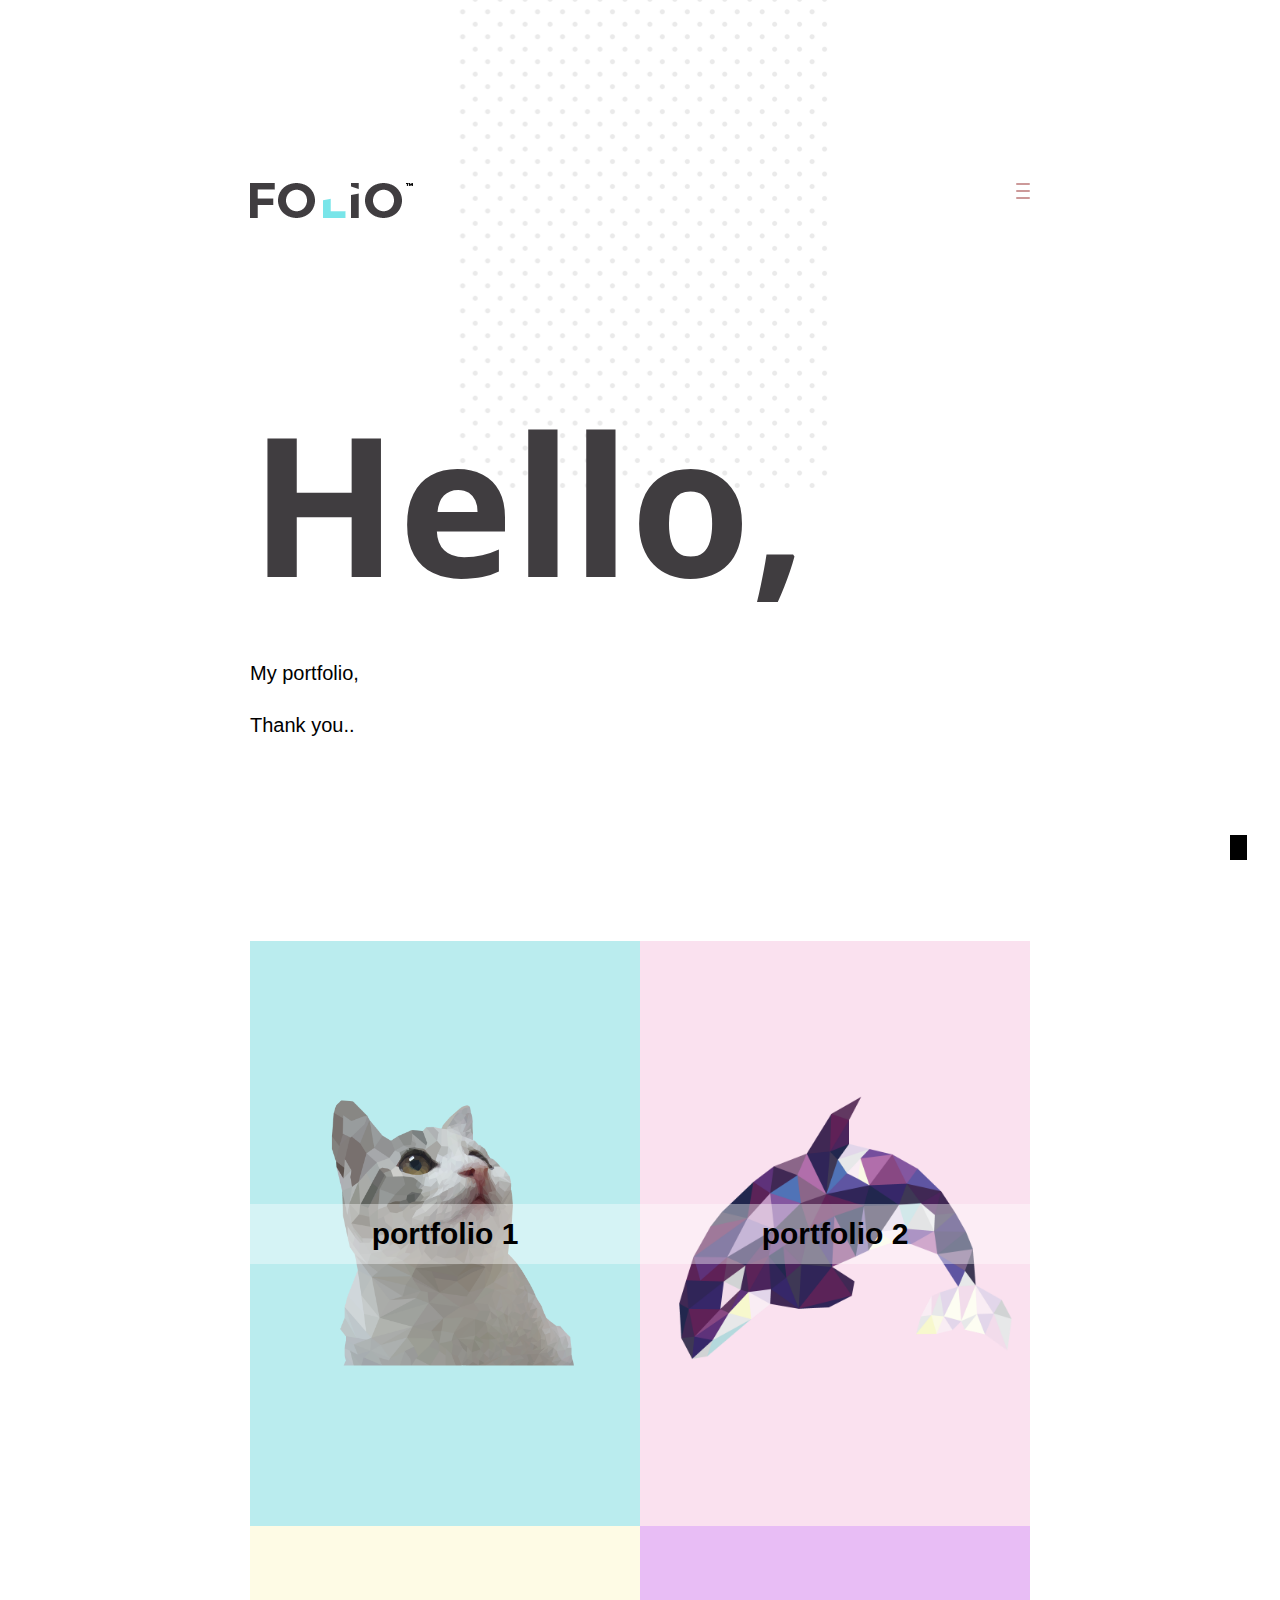
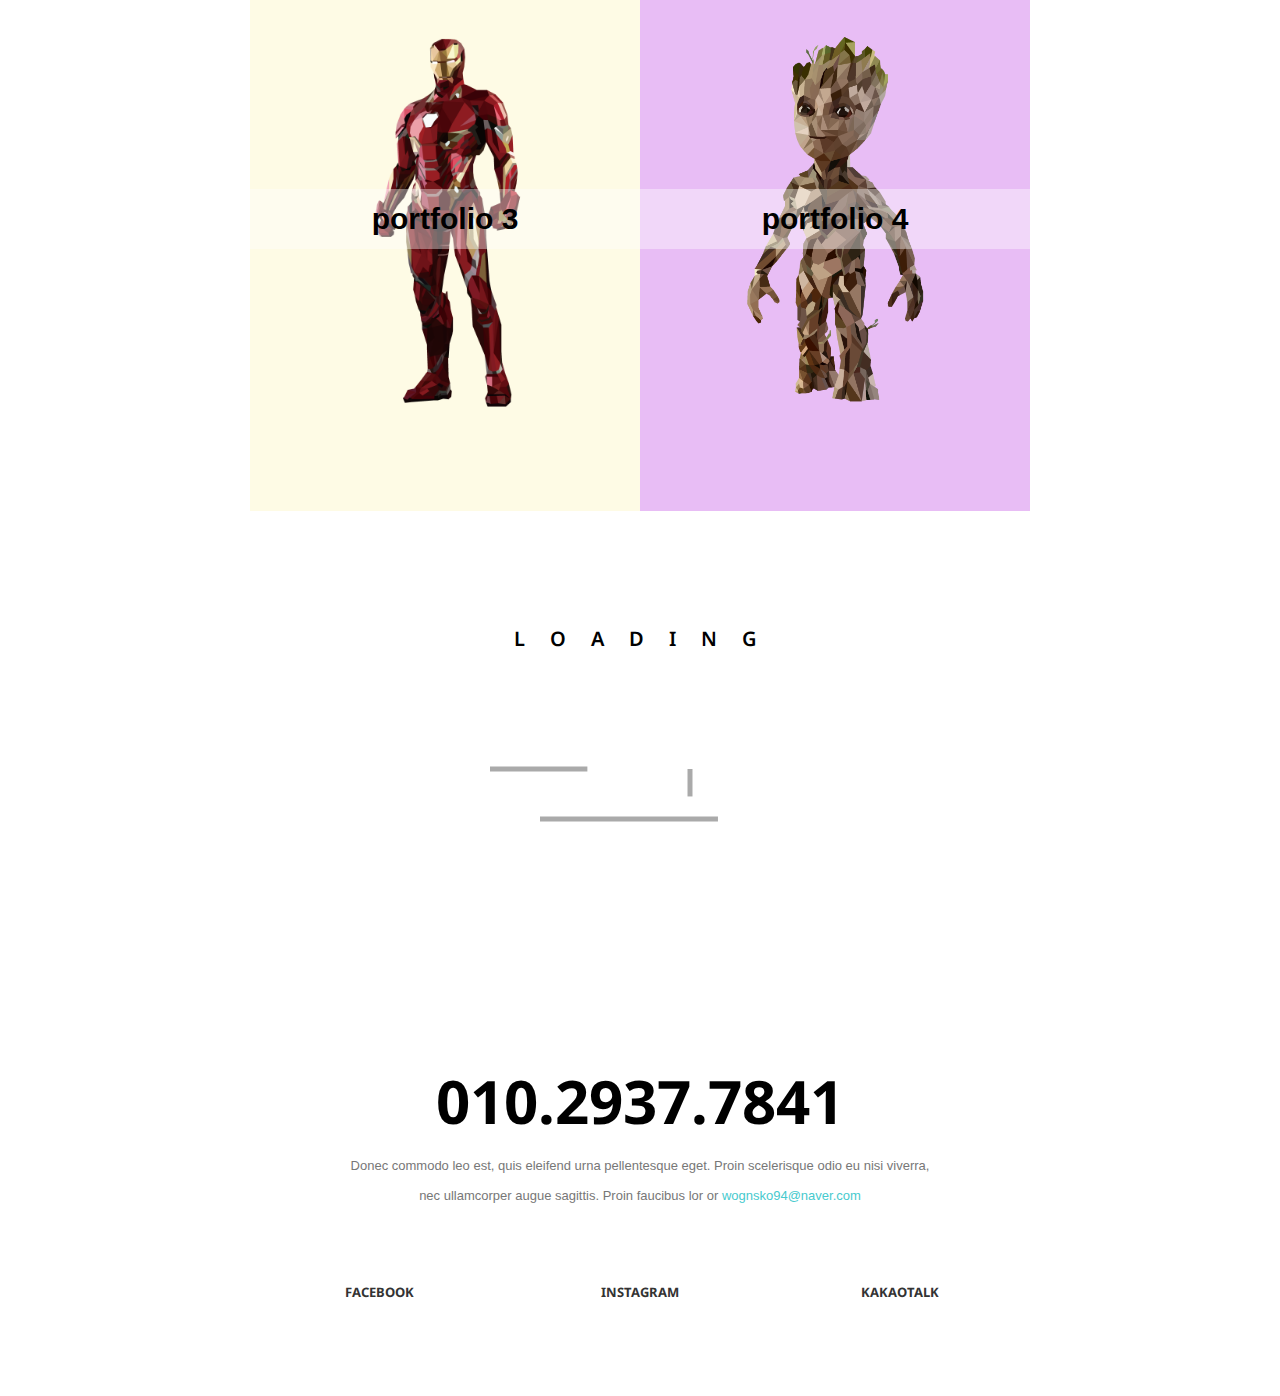
<file: index.html>
<!DOCTYPE html>
<html lang="ko">

<head>
    <meta charset="UTF-8">
    <title>folio</title>

    <link href="css/style.css" rel="stylesheet">
    <link href="css/reset.css" rel="stylesheet">
    <link href="css/normalize.css" rel="stylesheet">
    <link href="css/response.css" rel="stylesheet">

    <link rel="preconnect" href="https://fonts.gstatic.com">
    <link href="https://fonts.googleapis.com/css2?family=Noto+Sans:ital,wght@0,400;0,700;1,700&display=swap" rel="stylesheet">
    
    <script src="js/jquery-3.5.1.js"></script>
    <script src="js/jcanvas.min.js"></script>
    <script src="js/anime.min.js"></script>


    <script src="js/jquery-1.11.3.js"></script>
    <link rel='shortcut icon' href='img/Licon.png'>
    <link rel='apple-touch-icon' href='../img/Licon.png'>
</head>

<body>
    <header id="header">
        <div class="headerInner clear">
            <div class="headerTop clear">
                <div class="bg kk"></div>
                <a href="#">
                    <img src="img/Logo.png" alt="logo">
                </a>
                <div class="hamburger">
                    <span></span>
                    <span></span>
                    <span></span>
                </div>
            </div>
            <p>Hello,</p>
            <span>My portfolio, <br> Thank you..</span>
        </div>
        <div class="nav">
            <div class="navInner">
                <div class="bg1"></div>
                <div class="box1">
                    <div></div>
                    <p>Hello, i'm <strong>LEE JAE HUN</strong></p>
                    <span>nec ullamcorper augue sagittis. Proin faucibus lorem nisl, Donec commodo leo est,<br> quis eleifend urna pellentesque eget. </span>
                    <h4>Proin scelerisque odio eu nisi viverra, nec ullamcorper gue <a href="#">contact me</a></h4>
                </div>
                <div class="box2 clear">
                    <div class="phto">
                        <p>PHOTOSHOP</p>
                        <span><span></span></span>
                        <h4>70%</h4>
                    </div>
                    <div class="illust">
                        <p>ILLUSTRATOR</p>
                        <span><span></span></span>
                        <h4>90%</h4>
                    </div>
                    <div class="html">
                        <p>HTML/CSS</p>
                        <span><span></span></span>
                        <h4>70%</h4>
                    </div>
                </div>
            </div>
        </div>
    </header>
    <script type="text/javascript">
        $('.hamburger').click(function() {
            $(this).toggleClass('active');
            $('.nav').animate({
                width: "toggle"
            }, 500);
        });

    </script>




    <section class="work clear">
        <div>
            <div><a href="http://wognsko94.dothome.co.kr/cjw/cjw.html" target="_blank"><p>portfolio 1</p></a></div>
            
        </div>
        <div>
            <div><a href="http://wognsko94.dothome.co.kr/folio/html/index.html" target="_blank"><p>portfolio 2</p></a></div>
            
        </div>
        <div>
            <div><a href="http://wognsko94.dothome.co.kr/folio/video/video.html" target="_blank"><p>portfolio 3</p></a></div>
            
        </div>
        <div>
            <div><a href="http://wognsko94.dothome.co.kr/folio/java/index.html" target="_blank"><p>portfolio 4</p></a></div>
            
        </div>

    </section>

    <footer>
        <div class="foot clear">
            <div class="footerInner">
                <h1>L O A D I N G</h1>
                <div class="svg">
                    <svg>
                        <path class="line1 path4" d="M150,100 H250 V200"/>
                        <path class="line1 path4" d="M200,150 H400 V250 H200 Z"/>
                        <path class="line1 path4" d="M350,100 V200 H450"/>
                    </svg>
                    <script>
                        anime({
                            targets:'.path4',
                            strokeDashoffset:[anime.setDashoffset,0],
                            easing:'easeInOutSine',
                            duration:2000,
                            delay: function(el, i) { return i * 250 },
                            direction:'alternate',
                            loop:true
                        })
                    </script>
               
                </div>
                <h2>010.2937.7841</h2>
                <span>
                    Donec commodo leo est, quis eleifend urna pellentesque eget. Proin scelerisque odio eu nisi viverra,<br>
                    nec ullamcorper augue sagittis. Proin faucibus lor or
                    <address><a href="mailto:wognsko94@naver.com">wognsko94@naver.com</a></address>
                </span>
            </div>
            <div class="sns clear">
                <div>
                    <a href="#">FACEBOOK</a>
                </div>
                <div>
                    <a href="#">INSTAGRAM</a>
                </div>
                <div>
                    <a href="#">KAKAOTALK</a>
                </div>

            </div>
        </div>
    </footer>
    <div class='goTop'>
        <span><a href='#' class='smoothBt'><i class='fas fa-angle-up'></i></a></span>
    </div>
    <script type="text/javascript">
        $('.goTop').click(function() {
            $("html").stop().animate({
                scrollTop: 20
            },400);
            $("html").focus();
            return false;
        });

    </script>
</body>

</html>
</file>
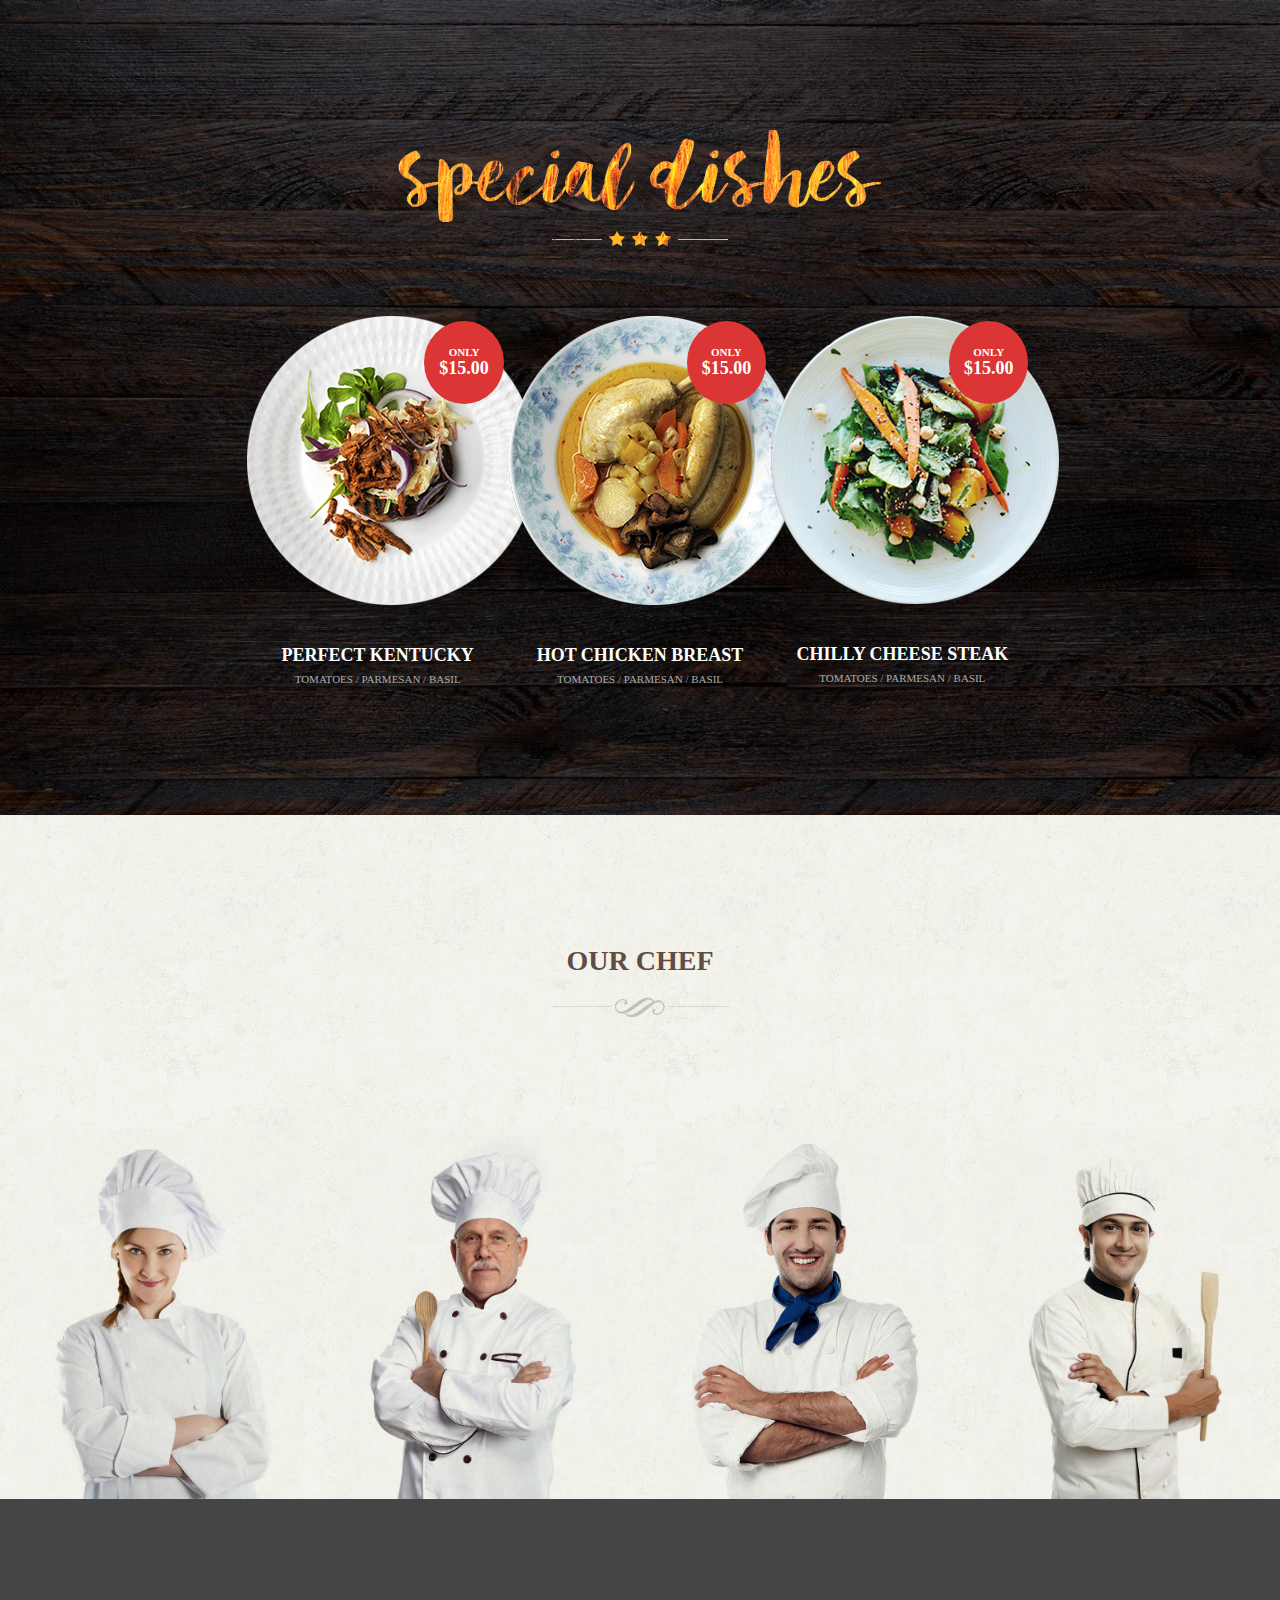
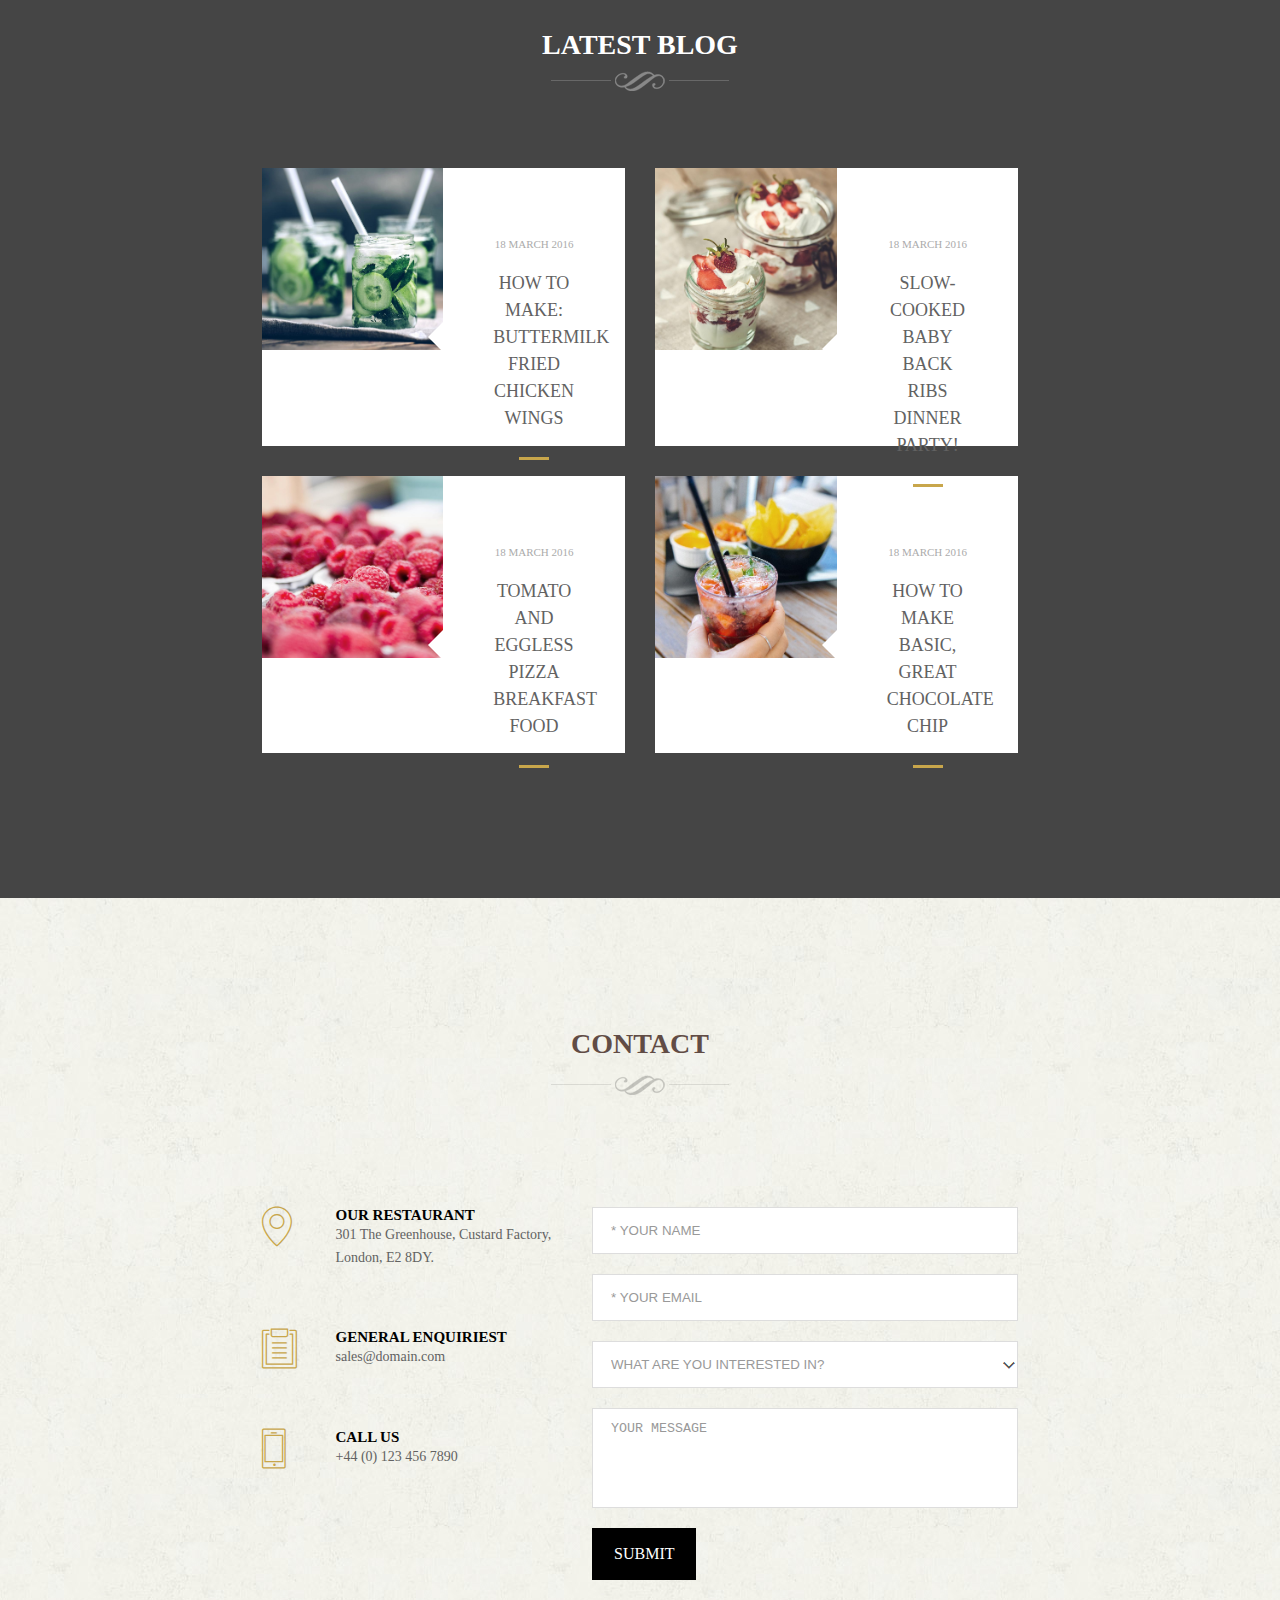
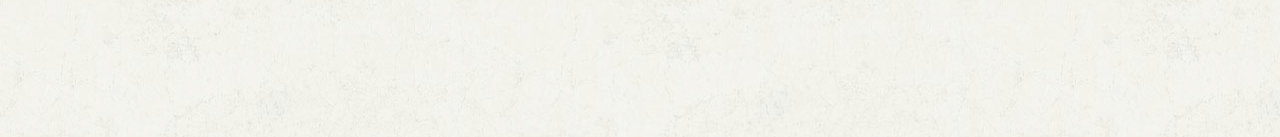
<file: html/index.html>
<!DOCTYPE HTML>
<html lang='ko'>
<head>	
	<title> HTML / CSS </title>
	<meta charset='utf-8'>
	<meta name='Title' 			content='레스토랑'>
	<meta name='Subject' 		content='레스토랑 - 갤러리제작'>
	<meta name='Pubstlisher'	content='Lee Jaehin'>
	<meta name='Location' 		content='Seoul Korea'>
	<meta name='Author-Date' 	content='2019-12-30'>
	<meta name='Author' 		content='BRANDO'>
	<meta name='Copyright' 		content='BRANDO'>
	<meta name='Keywords' 		content='WordPress, HTML5, CSS3, Theme, Agency, Blog, Web standard, One page'>
	<meta name='Description' 	content='WordPress, Theme, Agency, Blog, Web standard, One page'>
	<meta name='Classifiction' 	content='Wordpress, Web site'>
	<meta name='Robots' 		content='index, follow'>
	
	<link rel='shortcut icon' href='../img/Licon.png'>
	<link rel='apple-touch-icon' href='../img/Licon.png'>
	
	<link rel='stylesheet' href='css/reset.css'>
	<link rel='stylesheet' href='css/fonts.css'>
	<link rel='stylesheet' href='css/style.css'>
	
	
	
</head>
<body>

	<div id='special'>
		<div>
			<h2><img src='img/restaurant-img36.png' alt='special dishes'></h2>
			
			<ul class='floatclear'>
				<li>
					<div>
						<img src='img/restaurant-img33.png' alt=''>
						<div>
							<h3>PERFECT KENTUCKY</h3>
							<h4>TOMATOES / PARMESAN / BASIL</h4>
						</div>
						<span>
							<small>ONLY</small>
							<strong>$15.00</strong>
						</span>
					</div>
				</li>
				<li>
					<div>
						<img src='img/restaurant-img34.png' alt=''>
						<div>
							<h3>HOT CHICKEN BREAST</h3>
							<h4>TOMATOES / PARMESAN / BASIL</h4>
						</div>
						<span>
							<small>ONLY</small>
							<strong>$15.00</strong>
						</span>
					</div>
				</li>
				<li>
					<div>
						<img src='img/restaurant-img35.png' alt=''>
						<div>
							<h3>CHILLY CHEESE STEAK</h3>
							<h4>TOMATOES / PARMESAN / BASIL</h4>
						</div>
						<span>
							<small>ONLY</small>
							<strong>$15.00</strong>
						</span>
					</div>
				</li>
			</ul>
		</div>
	</div>


	<!-- our chef -->
	
	<div id='chef'>
		<div>
			<div class='chef-title'>
				<h2>OUR CHEF</h2>
				<h3><img src='img/separator.png' alt=''></h3>
			</div>
			
			<div class='chef-image'>
				<ul class='floatclear'>
					<li>
						<div>
							<img src='img/restaurant-img21.jpg' alt=''>
							<div class='chef-details'>
								<div>
									<h6><i></i></h6>
									<h4>SANCHO PANSA</h4>
									<h5>CHEF, CO-FOUNDER</h5>
									<p>
										Lorem Ipsum is simply dummy text of the printing and typesetting industry. Lorem Ipsum has been standard.
									</p>
								</div>
							</div>
						</div>
					</li>
					<li>
						<div>
							<img src='img/restaurant-img20.jpg' alt=''>
							<div class='chef-details'>
								<div>
									<h6><i></i></h6>
									<h4>PATRICK SMITH</h4>
									<h5>CHEF, CO-FOUNDER</h5>
									<p>
										Lorem Ipsum is simply dummy text of the printing and typesetting industry. Lorem Ipsum has been standard.
									</p>
								</div>
							</div>
						</div>
					</li>
					<li>
						<div>
							<img src='img/restaurant-img22.jpg' alt=''>
							<div class='chef-details'>
								<div>
									<h6><i></i></h6>
									<h4>SOMMER CHRIS</h4>
									<h5>CHEF, CO-FOUNDER</h5>
									<p>
										Lorem Ipsum is simply dummy text of the printing and typesetting industry. Lorem Ipsum has been standard.
									</p>
								</div>
							</div>
						</div>
					</li>
					<li>
						<div>
							<img src='img/restaurant-img23.jpg' alt=''>
							<div class='chef-details'>
								<div>
									<h6><i></i></h6>
									<h4>JANE LUPKIN</h4>
									<h5>CHEF, CO-FOUNDER</h5>
									<p>
										Lorem Ipsum is simply dummy text of the printing and typesetting industry. Lorem Ipsum has been standard.
									</p>
								</div>
							</div>
						</div>
					</li>
				</ul>
			
			</div>
			
			
			
			
			
		</div>
	
	
	</div>
	
	<!-- LATEST BLOG -->
	
	<section id='blog'>
		<div>
			<div class='blog-title'>
				<h2>LATEST BLOG</h2>
				<h3><img src='img/separator3.png' alt='separator3'></h3>
			</div>
			
			<div class='blog-gallery'>
				<ul class='floatclear'>
					<li>
						<div>
							<ul class='floatclear'>
								<li>
									<div><img src='img/blog-post-img4.jpg' alt=''></div>
								</li>
								<li>
									<div>
										<div>
											<h5>18 MARCH 2016</h5>
											<h4><a href='#'>HOW TO MAKE: BUTTERMILK FRIED CHICKEN WINGS</a></h4>
											<h6><i></i></h6>
										</div>
									</div>
								</li>
							</ul>
						</div>
					</li>
					<li>
						<div>
							<ul class='floatclear'>
								<li>
									<div><img src='img/blog-post-img5.jpg' alt=''></div>
								</li>
								<li>
									<div>
										<div>
											<h5>18 MARCH 2016</h5>
											<h4><a href='#'>SLOW-COOKED BABY BACK RIBS DINNER PARTY!</a></h4>
											<h6><i></i></h6>
										</div>
									</div>
								</li>
							</ul>
						</div>
					</li>
					<li>
						<div>
							<ul class='floatclear'>
								<li>
									<div><img src='img/blog-post-img6.jpg' alt=''></div>
								</li>
								<li>
									<div>
										<div>
											<h5>18 MARCH 2016</h5>
											<h4><a href='#'>TOMATO AND EGGLESS PIZZA BREAKFAST FOOD</a></h4>
											<h6><i></i></h6>
										</div>
									</div>
								</li>
							</ul>
						</div>
					</li>
					<li>
						<div>
							<ul class='floatclear'>
								<li>
									<div><img src='img/blog-post-img7.jpg' alt=''></div>
								</li>
								<li>
									<div>
										<div>
											<h5>18 MARCH 2016</h5>
											<h4><a href='#'>HOW TO MAKE BASIC, GREAT CHOCOLATE CHIP</a></h4>
											<h6><i></i></h6>
										</div>
									</div>
								</li>
							</ul>
						</div>
					</li>
				</ul>
			</div>
			
			
			
		</div>
	</section>
	
	
	<!-- 폼 제작 -->
	<section id='contact'>
		<div>
			<div class='contact-title'>
				<h2>CONTACT</h2>
				<h3><img src='img/separator.png' alt='separator'></h3>
			</div>
			
			<div class='contact-content floatclear'>
				<div class='contact-content-left'>
					<div>
						<div>
							<div>
								<span>
									<i class='icon-map-pin'></i>
								</span>
							</div>	
							<div>
								<h4>OUR RESTAURANT</h4>
								<h5>
									301 The Greenhouse, Custard Factory,<br>
									London, E2 8DY.
								</h5>
							</div>
						</div>
					</div>
					<div>
						<div>
							<div>
								<span>
									<i class='icon-clipboard'></i>
								</span>
							</div>	
							<div>
								<h4>GENERAL ENQUIRIEST</h4>
								<h5>sales@domain.com</h5>
							</div>
						</div>
					</div>
					<div>
						<div>
							<div>
								<span>
									<i class='icon-phone'></i>
								</span>
							</div>	
							<div>
								<h4>CALL US</h4>
								<h5>+44 (0) 123 456 7890</h5>
							</div>
						</div>
					</div>
				</div>
				
				
				<div class='contact-content-right'>
					<div>
						<ul>
							<li>
								<div>
									<input type='text' name='irum' id='irum' value='' placeholder='* YOUR NAME' >
								</div>
							</li>
							<li>
								<div>
									<input type='text' name='email' id='email' value='' placeholder='* YOUR EMAIL' >
								</div>
							</li>
							<li>
								<div>
									<select name='menu-438' id='menu-438'>
										<option value='WHAT ARE YOU INTERESTED IN?'>WHAT ARE YOU INTERESTED IN?</option>
										<option value='Banquets & Catering'>Banquets & Catering</option>
										<option value='Private Parties'>Private Parties</option>
										<option value='Breakfast'>Breakfast</option>
										<option value='Lunch'>Lunch</option>
										<option value='Dinner'>Dinner</option>
										<option value='Other'>Other</option>
									</select>
								</div>
							</li>
							<li>
								<div>
									<textarea name='message' id='message' value='' placeholder='YOUR MESSAGE'></textarea>
								</div>
							</li>
							<li>
								<div>
									<a href='#' class='submitBt'>SUBMIT</a>
								</div>
							</li>
						</ul>
					</div>
				</div>
			</div>
			
		</div>
		
		
		
	</section>
	
	
	
	
	
	
	
	


</body>
</html>
</file>
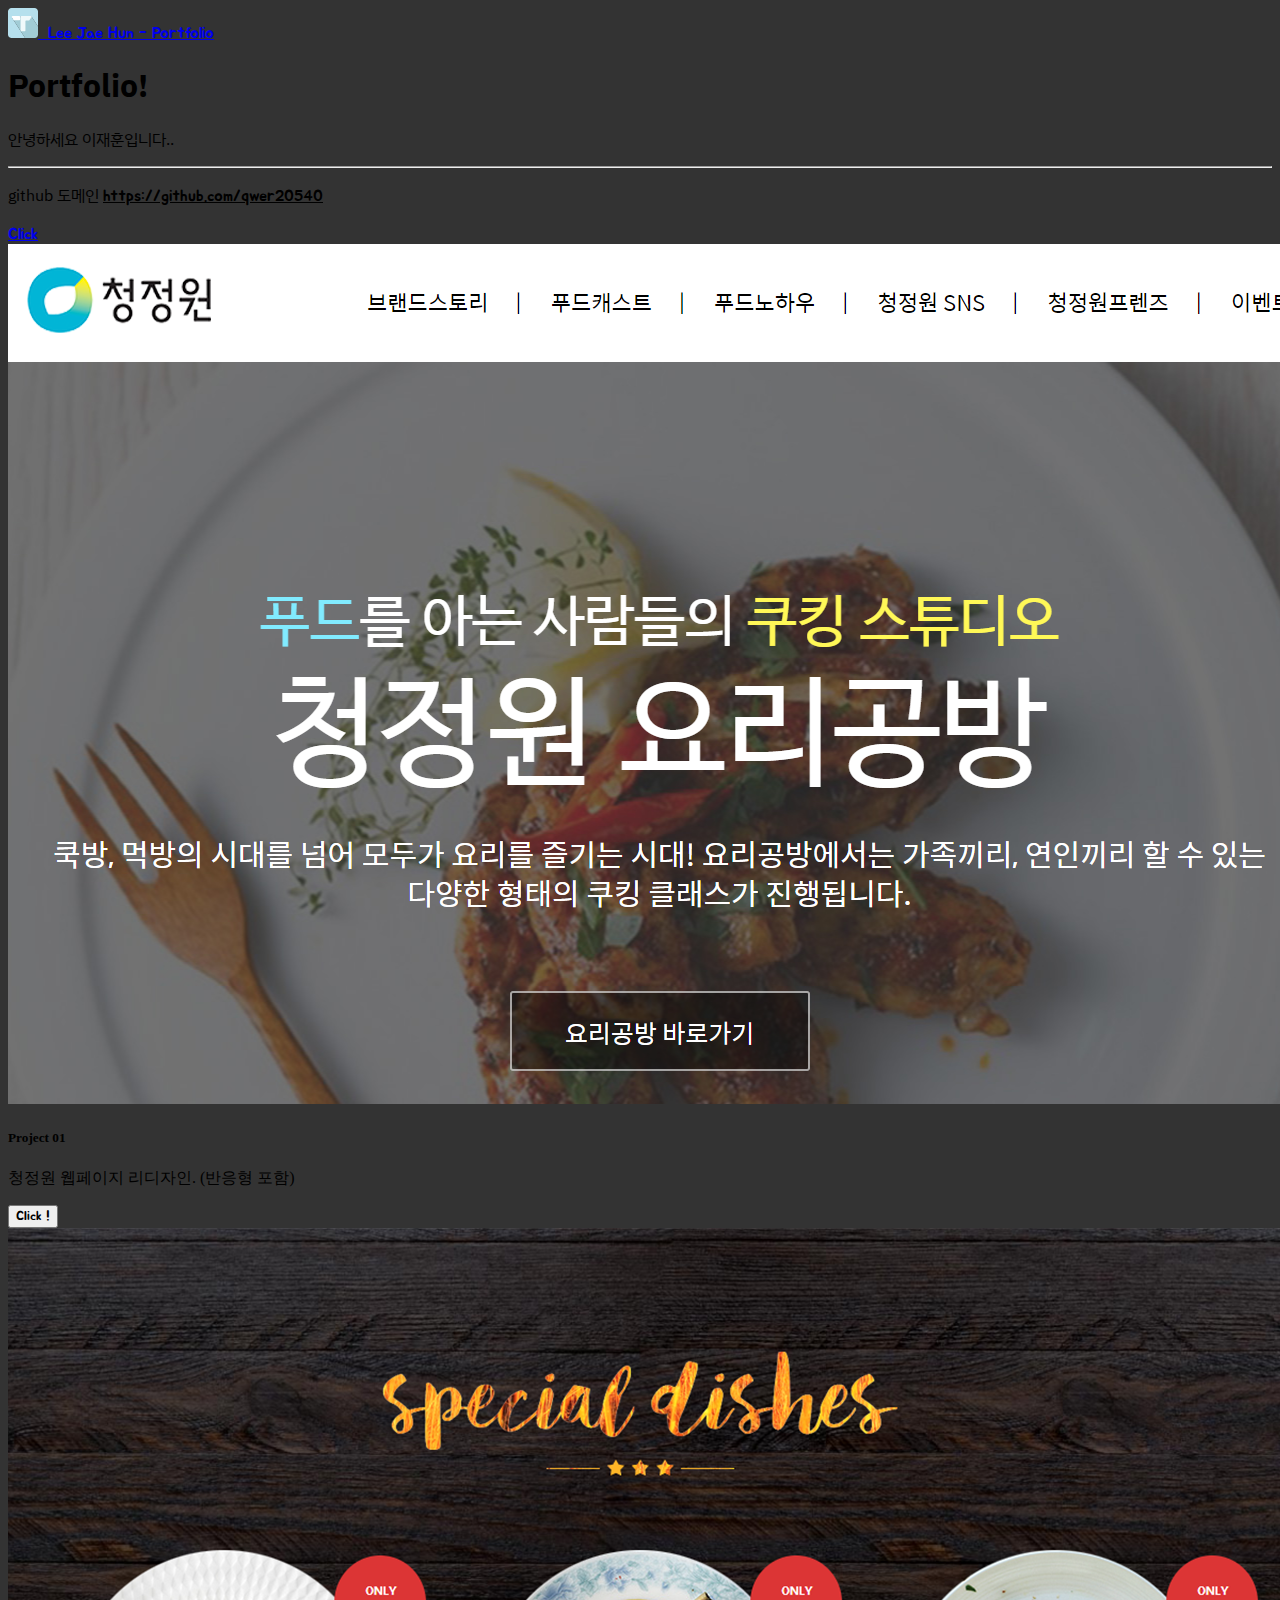
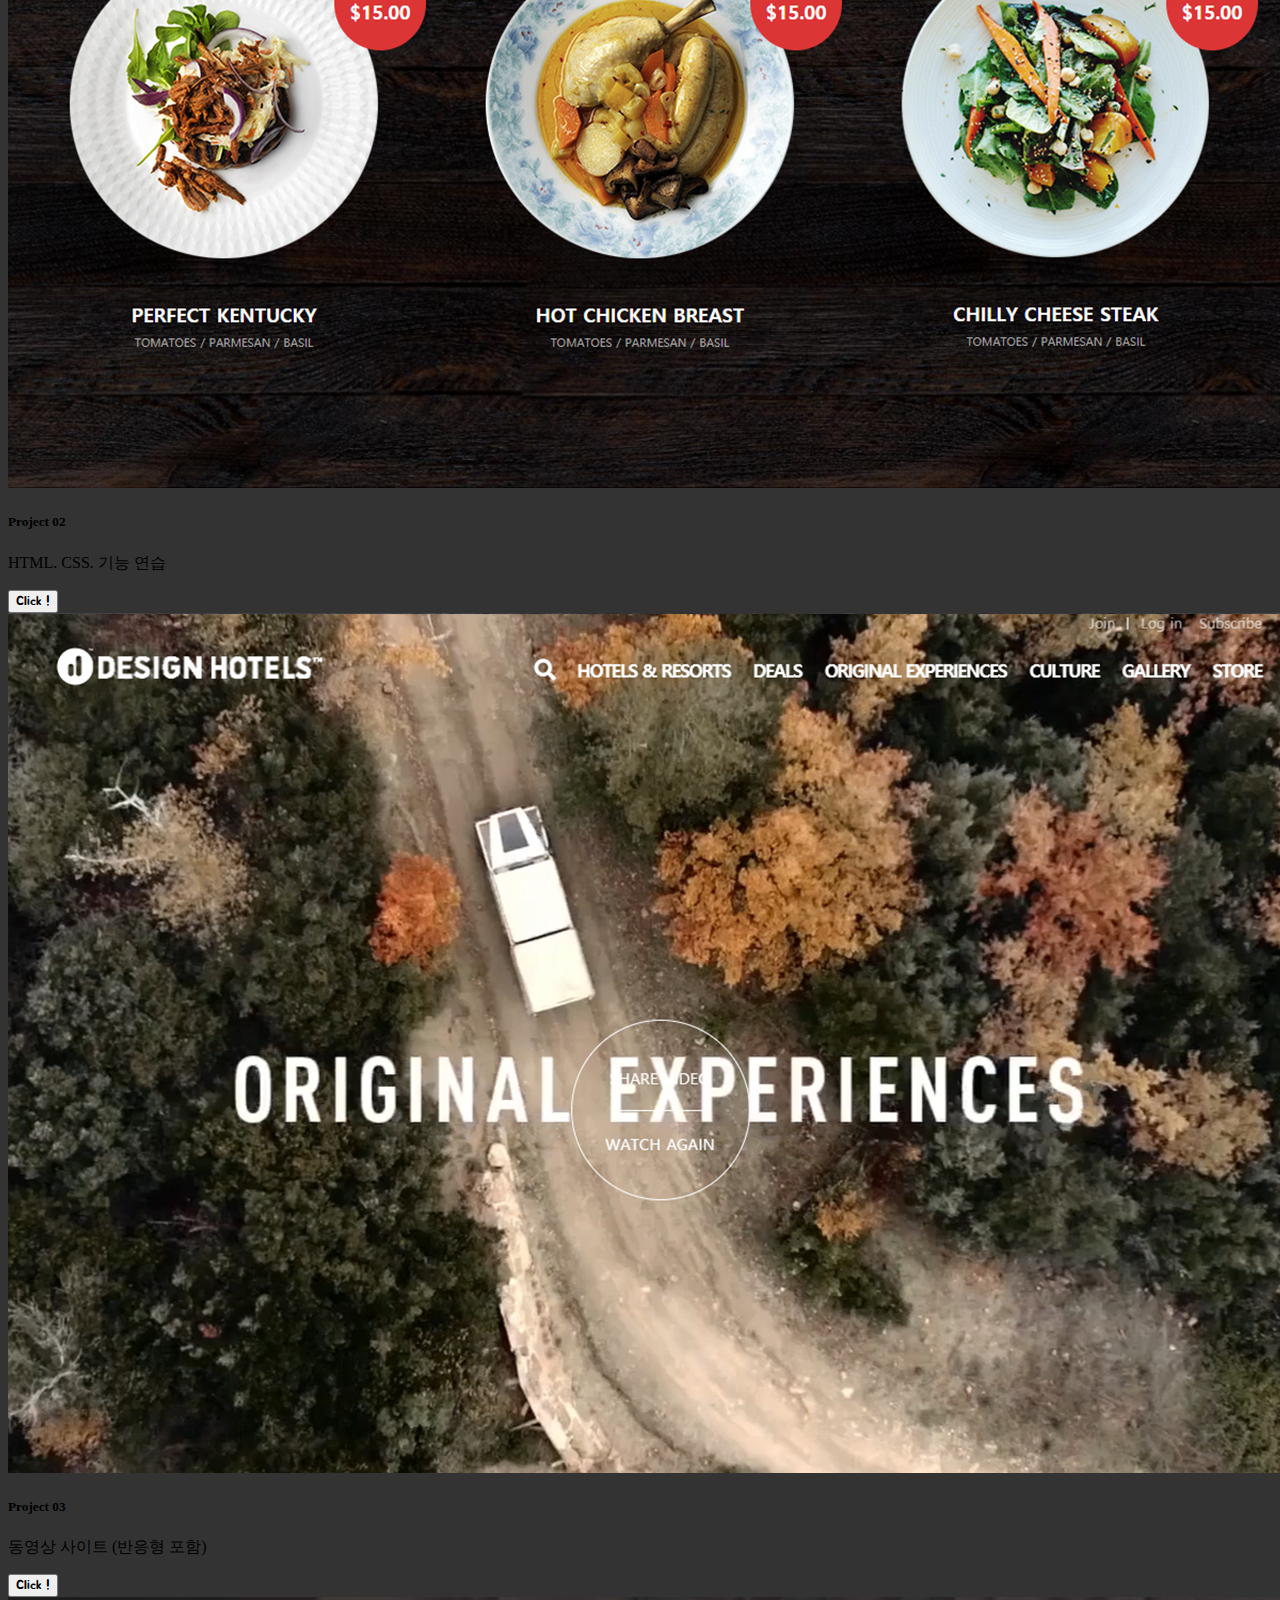
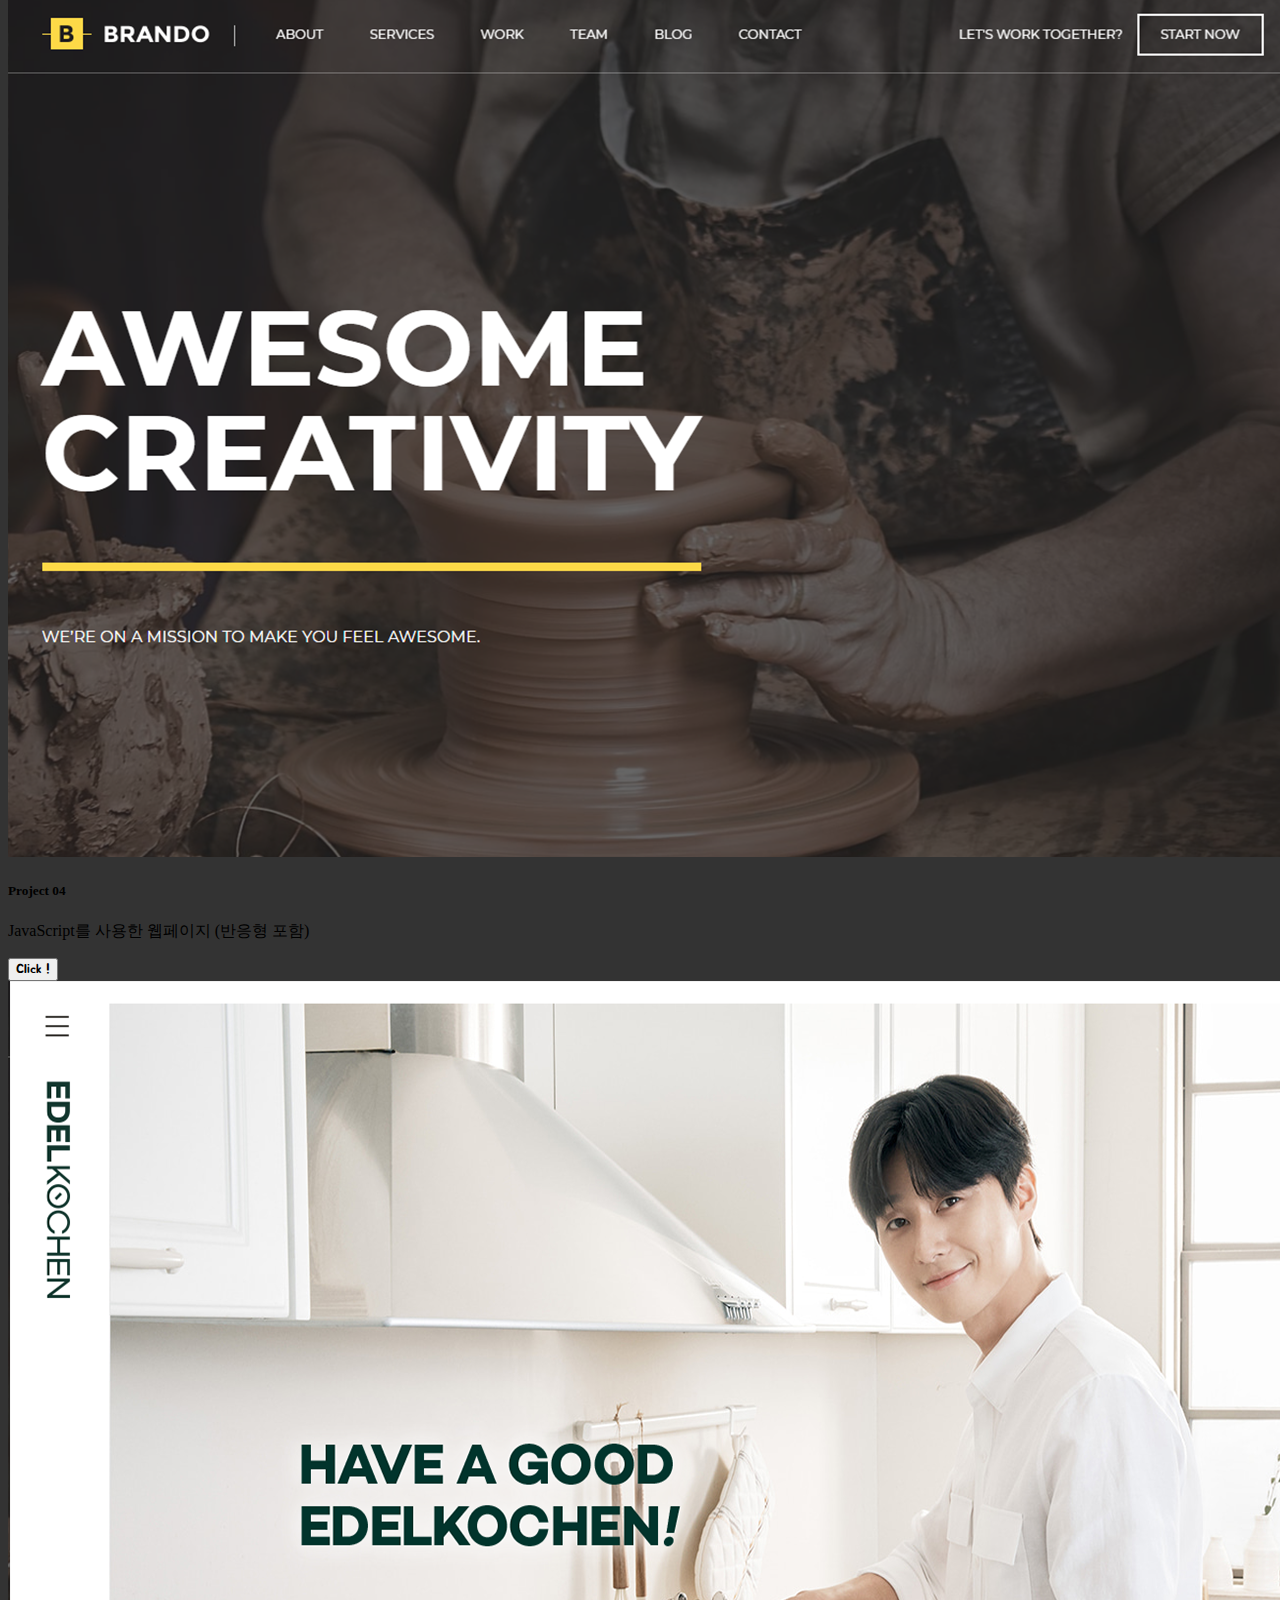
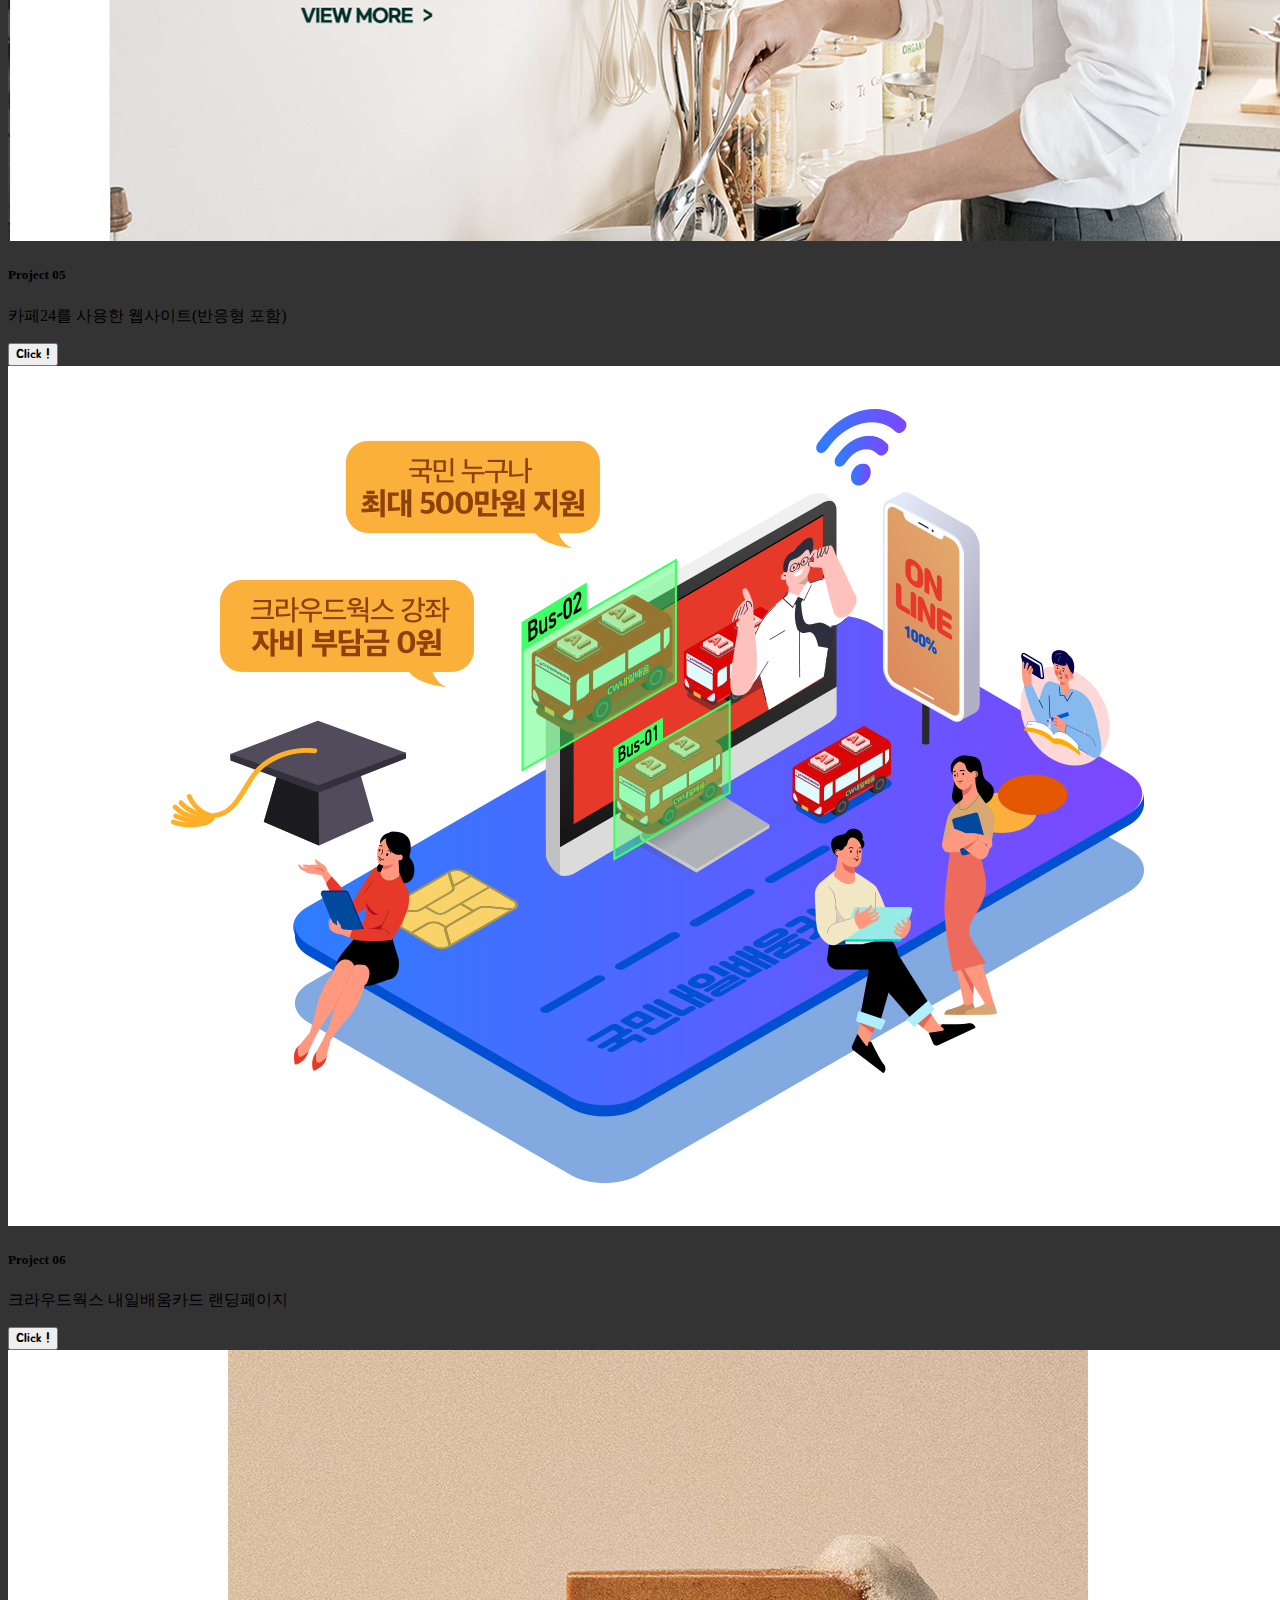
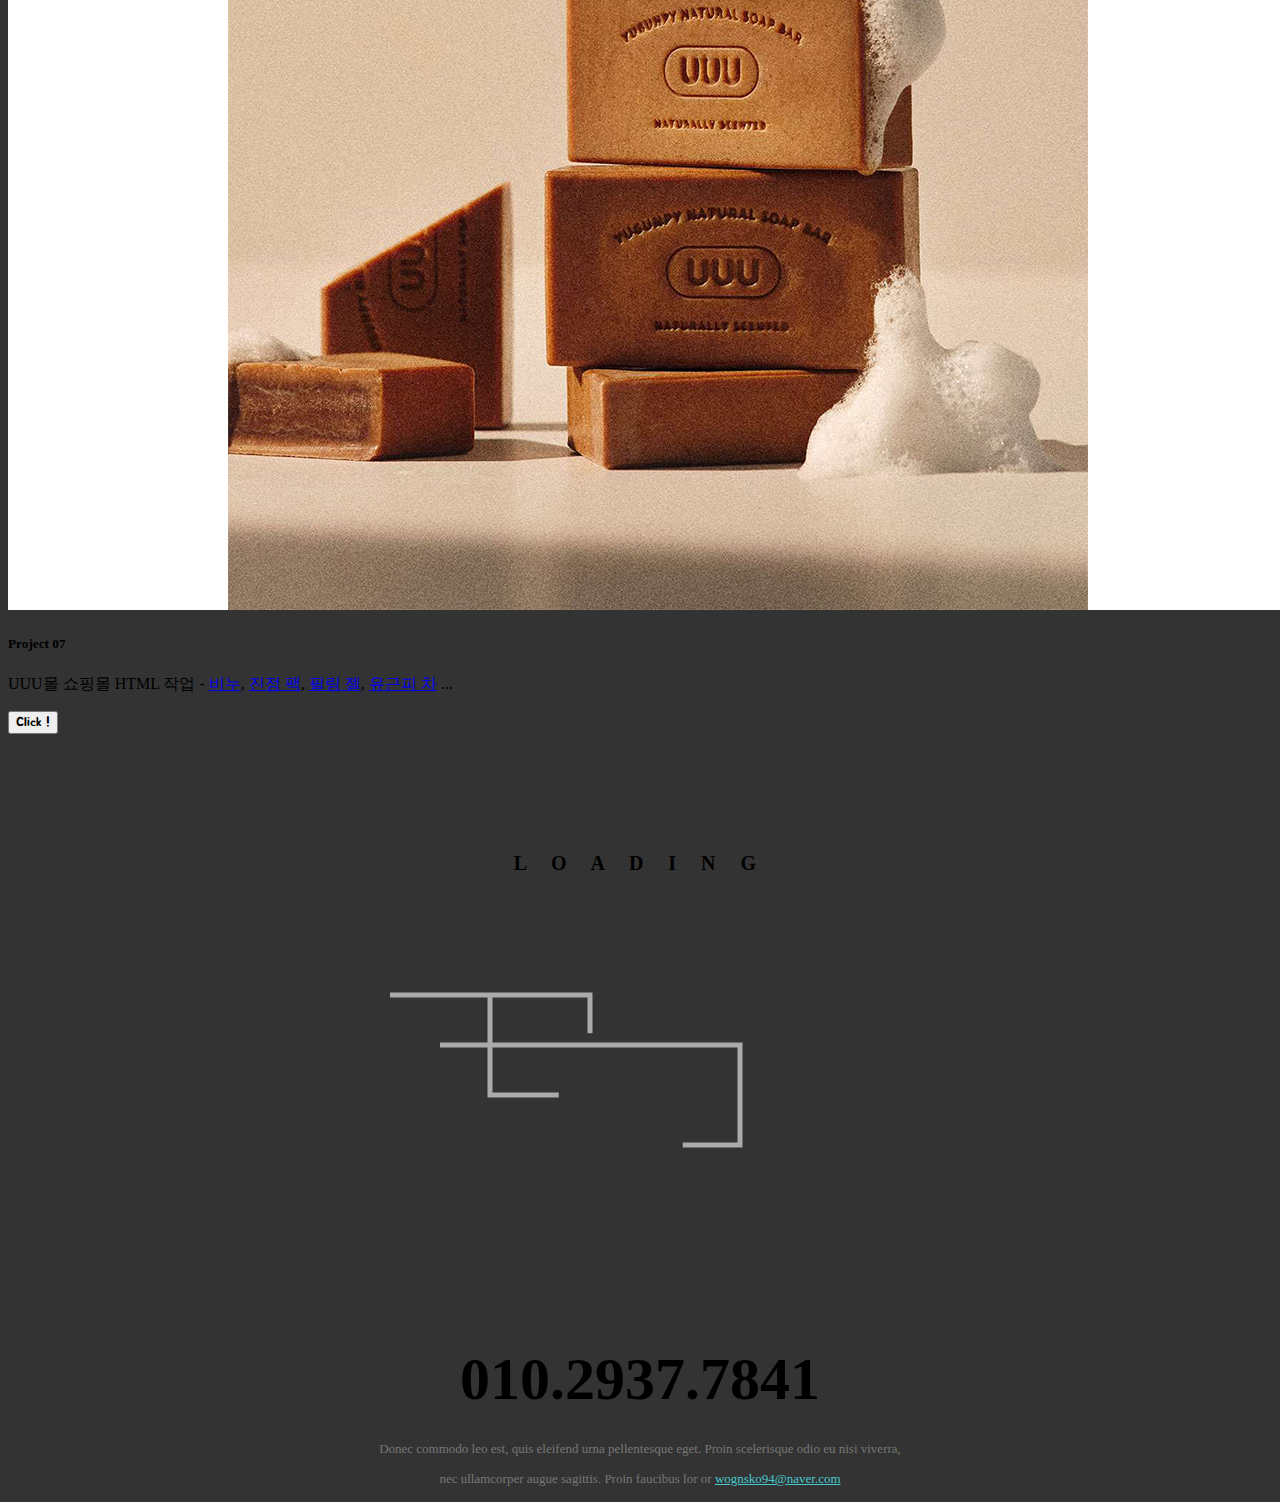
<file: index2.html>
<!DOCTYPE html>
<html lang="ko">
<head>
    <meta charset="UTF-8">
    <meta http-equiv="X-UA-Compatible" content="IE=edge">
    <meta name="viewport" content="width=device-width, initial-scale=1.0">
    <title>Lee Jae Hun - Portfolio</title>
    <link rel="stylesheet" href="https://cdn.jsdelivr.net/npm/bootstrap@4.5.3/dist/css/bootstrap.min.css" integrity="sha384-TX8t27EcRE3e/ihU7zmQxVncDAy5uIKz4rEkgIXeMed4M0jlfIDPvg6uqKI2xXr2" crossorigin="anonymous">
    <link href="https://cdnjs.cloudflare.com/ajax/libs/font-awesome/5.13.0/css/all.min.css" rel="stylesheet"> <!--CDN 링크 -->
    <link rel="stylesheet" href="css/style2.css">
    <script src="https://code.jquery.com/jquery-3.5.1.slim.js"></script>
    <script src="https://cdn.jsdelivr.net/npm/bootstrap@4.5.3/dist/js/bootstrap.bundle.min.js" integrity="sha384-ho+j7jyWK8fNQe+A12Hb8AhRq26LrZ/JpcUGGOn+Y7RsweNrtN/tE3MoK7ZeZDyx" crossorigin="anonymous"></script>
    <script src="js/anime.min.js"></script>
    <link rel='shortcut icon' href='img/logo.svg'>
    <link rel='apple-touch-icon' href='../img/logo.svg'>
</head>
<body>
    <!-- Image and text -->
    <nav class="navbar navbar-dark  bg-dark" id="f-navbar">
        <a class="navbar-brand" href="#">
            <img src="img/logo.svg" width="30" height="30" class="d-inline-block align-top" alt="main logo" loading="lazy">&nbsp;&nbsp;Lee Jae Hun - Portfolio
        </a>
    </nav>

    <div class="container">
        <div class="jumbotron" id="f-jumbotron">
            <h1 class="display-4"><strong>Portfolio!</strong></h1>
            <p class="lead">안녕하세요 이재훈입니다..</p>
            <hr class="my-4">
            <p>github 도메인 <a href="https://github.com/qwer20540">https://github.com/qwer20540</a></p>
            <a class="btn btn-info btn-lg" href="https://github.com/qwer20540" role="button">Click</a>
        </div>

        <div class="row row-cols-1 row-cols-md-3">
            <div class="col mb-4">
                <div class="card">
                    <img src="img/site1.PNG" class="card-img-top f_hover" alt="...">
                    <div class="card-body">
                    <h5 class="card-title">Project 01</h5>
                    <p class="card-text">청정원 웹페이지 리디자인. (반응형 포함)</p>
                    <a href="http://wognsko94.dothome.co.kr/cjw/cjw.html"><button type="button" class="btn btn-primary ft_jua">Click !</button></a>
                    </div>
                </div>
            </div>
            <div class="col mb-4">
                <div class="card">
                    <img src="img/site2.PNG" class="card-img-top f_hover" alt="...">
                    <div class="card-body">
                    <h5 class="card-title">Project 02</h5>
                    <p class="card-text">HTML. CSS. 기능 연습</p>
                    <a href="http://wognsko94.dothome.co.kr/folio/html/index.html"><button type="button" class="btn btn-primary ft_jua">Click !</button></a>
                    </div>
                </div>
            </div>
            <div class="col mb-4">
                <div class="card">
                    <img src="img/site3.PNG" class="card-img-top f_hover" alt="...">
                    <div class="card-body">
                    <h5 class="card-title">Project 03</h5>
                    <p class="card-text">동영상 사이트 (반응형 포함)</p>
                    <a href="http://wognsko94.dothome.co.kr/folio/video/video.html"><button type="button" class="btn btn-primary ft_jua">Click !</button></a>
                    </div>
                </div>
            </div>
            <div class="col mb-4">
                <div class="card">
                    <img src="img/site4.PNG" class="card-img-top f_hover" alt="...">
                    <div class="card-body">
                    <h5 class="card-title">Project 04</h5>
                    <p class="card-text">JavaScript를 사용한 웹페이지 (반응형 포함)</p>
                    <a href="http://wognsko94.dothome.co.kr/folio/java/index.html"><button type="button" class="btn btn-primary ft_jua">Click !</button></a>
                    </div>
                </div>
            </div>
            <div class="col mb-4">
                <div class="card">
                    <img src="img/site5.PNG" class="card-img-top f_hover" alt="...">
                    <div class="card-body">
                    <h5 class="card-title">Project 05</h5>
                    <p class="card-text">카페24를 사용한 웹사이트(반응형 포함)</p>
                    <a href="http://skin-skin1.tys2020.cafe24.com/"><button type="button" class="btn btn-primary ft_jua">Click !</button></a>
                    </div>
                </div>
            </div>
            <div class="col mb-4">
                <div class="card">
                    <img src="img/site6.jpg" class="card-img-top f_hover" alt="...">
                    <div class="card-body">
                    <h5 class="card-title">Project 06</h5>
                    <p class="card-text">크라우드웍스 내일배움카드 랜딩페이지</p>
                    <a href="http://wognsko94.dothome.co.kr/folio/cw/index.html"><button type="button" class="btn btn-primary ft_jua">Click !</button></a>
                    </div>
                </div>
            </div>
            <div class="col mb-4">
                <div class="card">
                    <img src="img/site7.jpg" class="card-img-top f_hover" alt="...">
                    <div class="card-body">
                    <h5 class="card-title">Project 07</h5>
                    <p class="card-text">UUU몰 쇼핑몰 HTML 작업 - <a href="https://uuumall.kr/Product/1168">비누</a>, <a href="https://uuumall.kr/Product/6886">진정 팩</a>, <a href="https://uuumall.kr/Channel/yugunpy/1213">필링 젤</a>, <a href="https://uuumall.kr/Channel/yugunpy/1477">유근피 차</a> ...</p>
                    <a href="https://uuumall.kr/Product/1168"><button type="button" class="btn btn-primary ft_jua">Click !</button></a>
                    </div>
                </div>
            </div>
            
        </div>
        <footer>
            <div class="foot clear">
                <div class="footerInner">
                    <h1>L O A D I N G</h1>
                    <div class="svg">
                        <svg>
                            <path class="line1 path4" d="M50,100 H250 V200"/>
                            <path class="line1 path4" d="M100,150 H400 V250 H200 Z"/>
                            <path class="line1 path4" d="M150,100 V200 H450"/>
                        </svg>
                        <script>
                            anime({
                                targets:'.path4',
                                strokeDashoffset:[anime.setDashoffset,0],
                                easing:'easeInOutSine',
                                duration:2000,
                                delay: function(el, i) { return i * 250 },
                                direction:'alternate',
                                loop:true
                            })
                        </script>
                   
                    </div>
                    <h2>010.2937.7841</h2>
                    <span>
                        Donec commodo leo est, quis eleifend urna pellentesque eget. Proin scelerisque odio eu nisi viverra,<br>
                        nec ullamcorper augue sagittis. Proin faucibus lor or
                        <address><a href="mailto:wognsko94@naver.com">wognsko94@naver.com</a></address>
                    </span>
                </div>
            </div>
        </footer>
    </div>
    
</body>
</html>
</file>
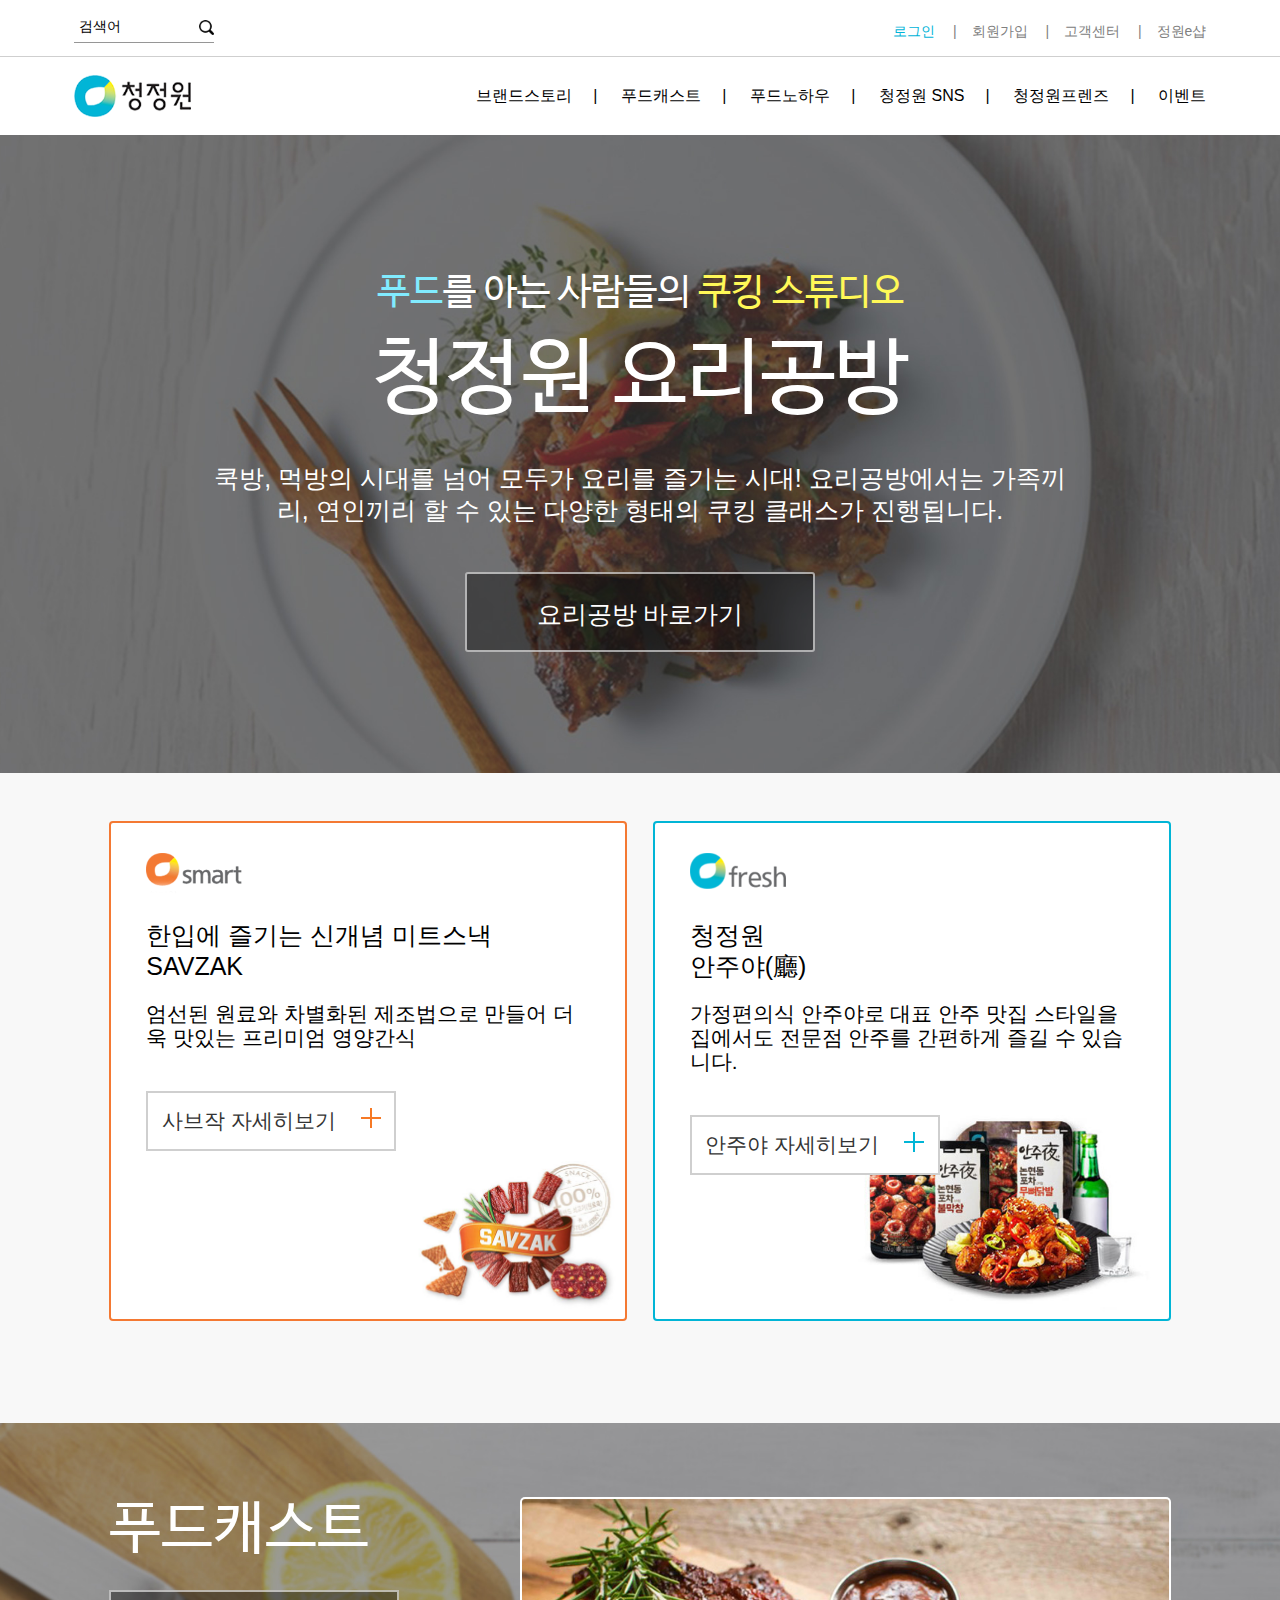
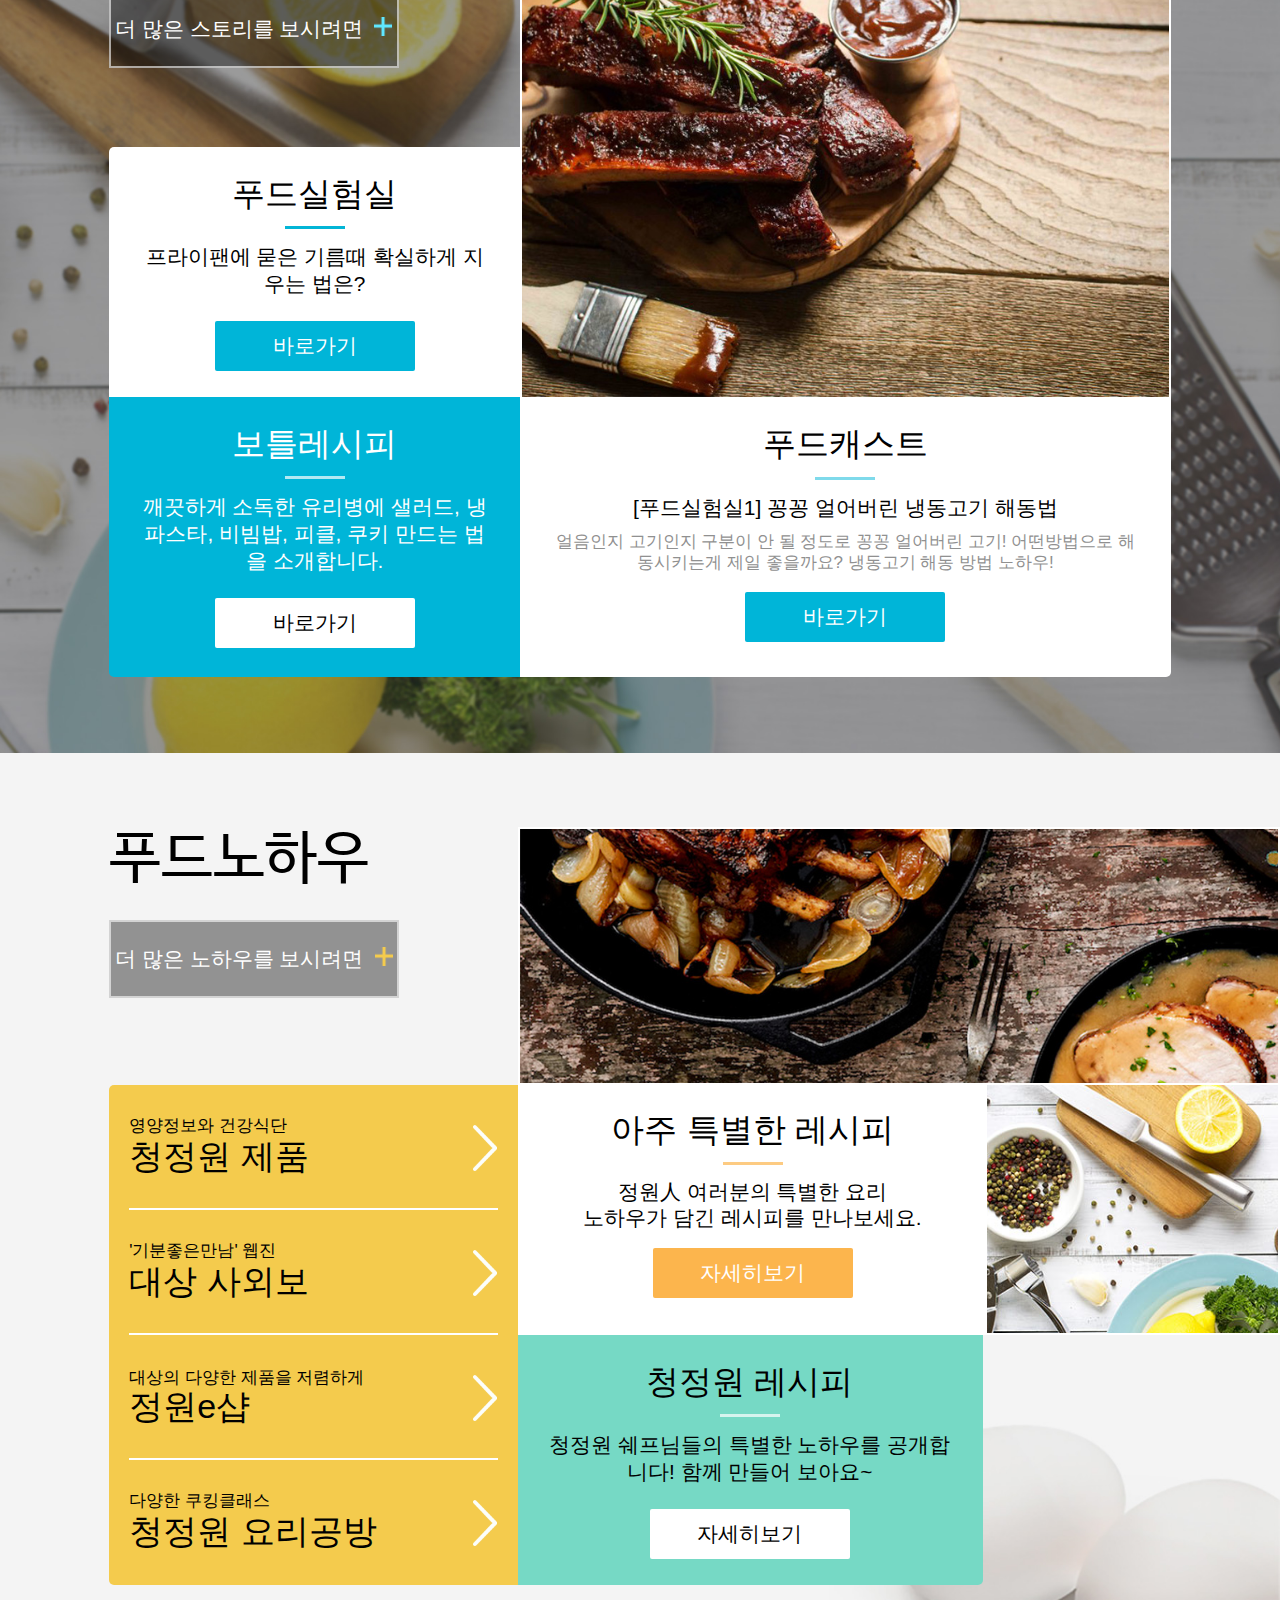
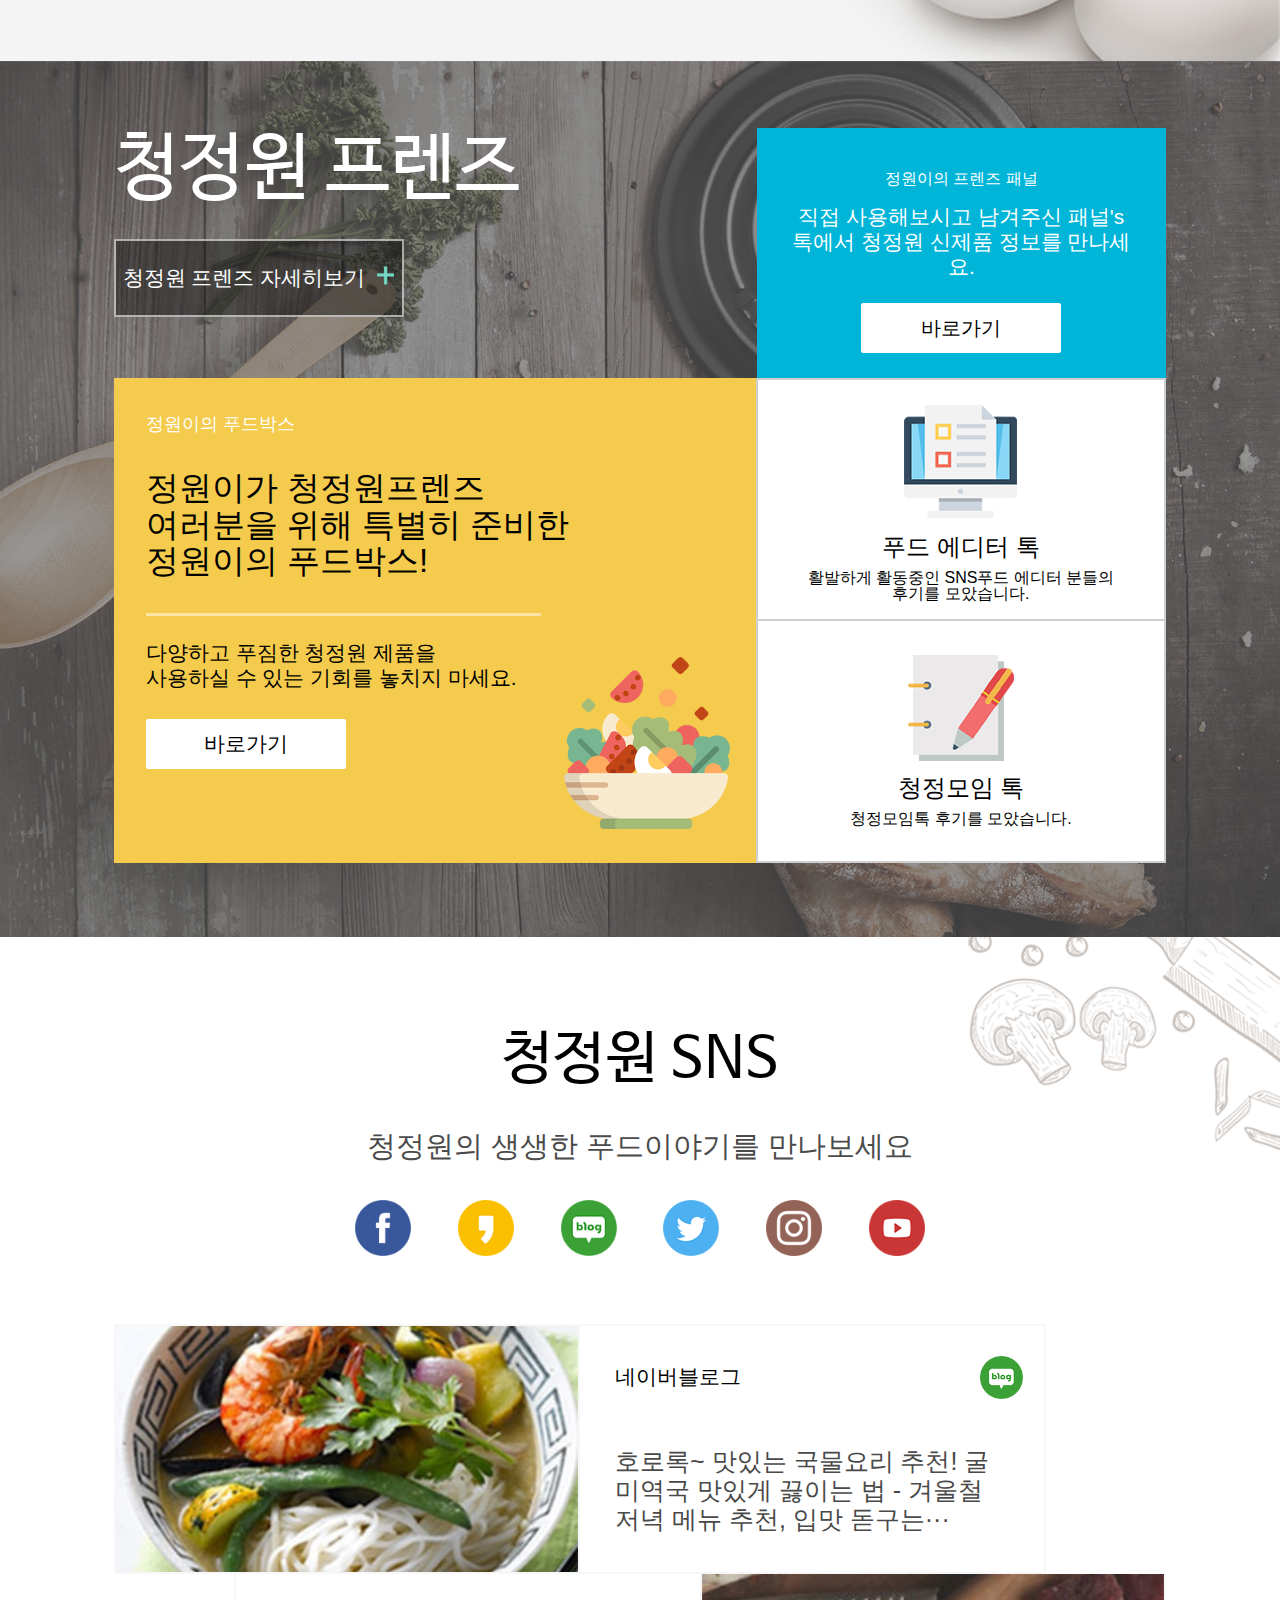
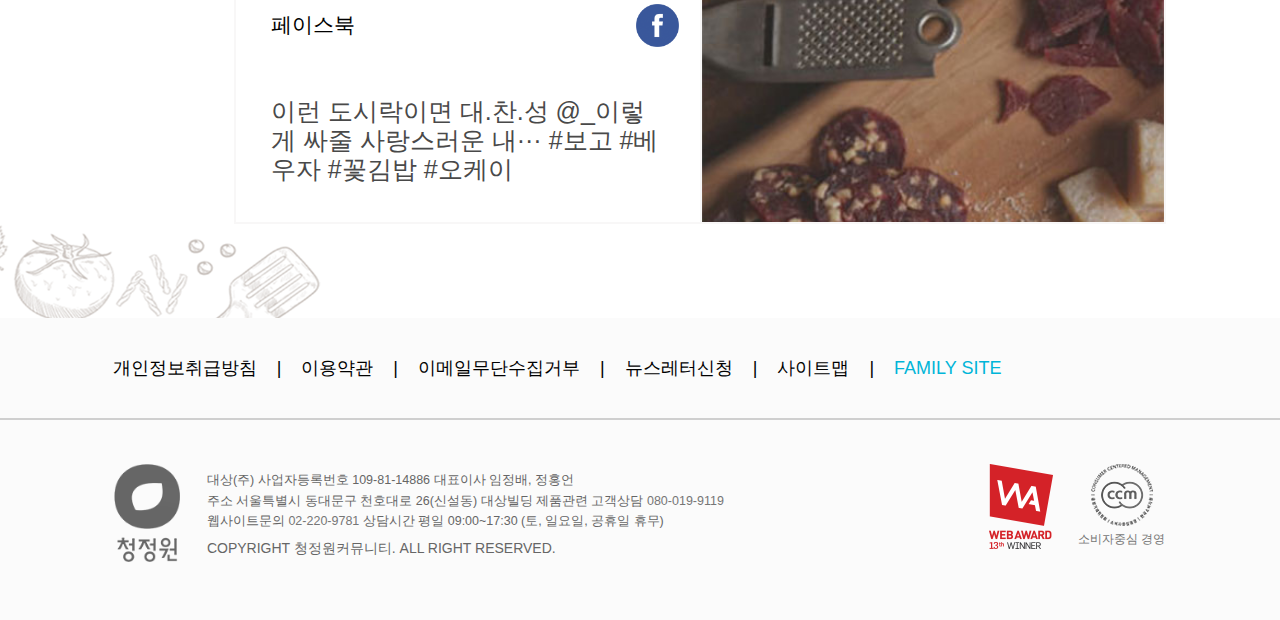
<file: cjw/cjw.html>
<!Doctype html>
<html lang="ko">
<head>
    <meta charset="utf-8">
    <meta name="viewport" content="width=device-width, initial-scale=1.0">
    <link href="img/favicon.ico" rel="shortcut icon" type="image/x-icon">
    <link rel="stylesheet" href="css/normalize.css">
    <link rel="stylesheet" href="css/cjw.css">


    <script src="https://code.jquery.com/jquery-1.11.3.js"></script>
    <!--[if lte IE 8]
    <script src="js/html5shiv.min.js"></script>
    <script src="js/respond.min.js"></script>
    [endif]-->
    <title>청정원 | 대상</title>
    <!--
        소현 - 8
        도희 - 2
        은서 - 5
        예지 - 4 (태그만)
    -->
</head>    
<body>
    <!--header-->
    <header>
        <div class="navWrap">
            <h1><a href="#"><img src="img/cjw-logo-header.png" alt="청정원"></a></h1>
            <div class="searchWrap">
                <!--검색-->
                <form action="#" method="get">
                    <button type="button" class="mobile">검색</button>
                    <div class="searchOn">
                        <a href="#" class="close mobile">취소</a>
                        <input type="text" value="검색어">
                        <button type="submit">검색하기</button>
                    </div>
                </form>
                <!--검색-->
                 <script>
				    var bt = document.getElementsByClassName('searchWrap')[0].getElementsByTagName('button')[0];
				    var close = document.getElementsByClassName('close')[0];
				    var cont = document.getElementsByClassName('searchOn')[0];
				    
				    bt.onclick = function(){
				    	cont.style.display = 'block';
				    }
				    close.onclick = function(){
				    	cont.style.display = 'none';
				    }
			   </script>                                
                <!--로그인-->
                <div class="pc">
                    <a href="#">로그인</a>
                    <a href="#">회원가입</a>
                    <a href="#">고객센터</a>
                    <a href="#">정원e샵</a>
                </div>
                <!--로그인-->
            </div>
            
            <!--메뉴-->
            <button type="button" class="navBtn mobile">
                <span>메뉴</span>
                <span></span>
                <span></span>
            </button>
            <nav>
                <h2 class="blind">주메뉴</h2>
                <div class="navInner clear">
                    <strong class="clear">
                        <span>
                            <a href="#">메인으로 이동</a>
                        </span>
                        <a href="#" class="mobile">로그인이 필요합니다.</a>
                    </strong>
                    <ul>
                        <li>
                            <a href="#">브랜드스토리<span></span></a>
                            <div class="wrap">
                                <div class="wrapInner clear">
                                    <div class="wrapNav">
                                        <div class="left">
                                            <ol>
                                                <li><a href="#">청정원</a></li>
                                                <li><a href="#">안주야</a></li>
                                                <li><a href="#">츄앤</a></li>
                                                <li><a href="#">사브작</a></li>
                                                <li><a href="#">휘슬링쿸</a></li>
                                            </ol>
                                            <ol>
                                                <li><a href="#">순창</a></li>
                                                <li><a href="#">카레여왕</a></li>
                                                <li><a href="#">햇살담은</a></li>
                                                <li><a href="#">홍초</a></li>
                                                <li><a href="#">요리에한수</a></li>
                                            </ol>
                                            <ol>
                                                <li><a href="#">맛선생</a></li>
                                                <li><a href="#">그린스위트</a></li>
                                                <li><a href="#">TV/CF</a></li>
                                            </ol>
                                        </div>
                                        <div class="right">
                                            <b>제품 전체보기</b>
                                            <a href="#">보러가기<span></span></a>
                                        </div>
                                    </div>
                                </div>
                            </div>
                        </li>
                        <li>
                            <a href="#">푸드캐스트<span></span></a>
                            <div class="wrap">
                                <div class="wrapInner clear">
                                    <div class="wrapNav">
                                       <div class="left">
                                            <ol>
                                               <li><a href="#">1등급 재료 선택가이드</a></li>
                                               <li><a href="#">요리로 세계일주</a></li>
                                               <li><a href="#">푸드실험실</a></li>
                                               <li><a href="#">기본편</a></li>
                                            </ol>
                                            <ol>
                                               <li><a href="#">스페셜편</a></li>
                                               <li><a href="#">와인푸드페어링</a></li>
                                               <li><a href="#">식감자극</a></li>
                                               <li><a href="#">청정원이야기</a></li>
                                           </ol>
                                       </div>
                                       <div class="right">
                                           <b>보틀레시피 입문편</b>
                                           <p>소보로 컵밥부터 냉파스타, 샐러드..<br>깨끗한 유리병에 입맛 돋우는<br>음식 레시피를 소개합니다.</p>
                                           <a href="#">보러가기<span></span></a>
                                       </div> 
                                    </div>
                                </div>
                            </div>
                        </li>
                        <li>
                            <a href="#">푸드노하우<span></span></a>
                            <div class="wrap">
                                <div class="wrapInner clear">
                                    <div class="wrapNav">
                                       <div class="left">
                                            <ol>
                                               <li><a href="#">청정원 레시피</a></li>
                                               <li><a href="#">식탁이 있는 풍경</a></li>
                                               <li><a href="#">요리공방</a></li>
                                               <li><a href="#">쿠킹클래스 후기</a></li>
                                            </ol>
                                            <ol>
                                               <li><a href="#">노하우KIT</a></li>
                                               <li><a href="#">냉장고를 채워줘</a></li>
                                               <li><a href="#">이달의 식단</a></li>
                                           </ol>
                                       </div>
                                       <div class="right">
                                           <b>청정원 레시피</b>
                                           <p>청정원 쉐프들과 함께하는<br>건강한 요리이야기</p>
                                           <a href="#">보러가기<span></span></a>
                                       </div> 
                                    </div>
                                </div>
                            </div>
                        </li>
                        <li>
                            <a href="#">청정원 SNS<span></span></a>
                            <div class="wrap">
                                <div class="wrapInner clear">
                                    <div class="wrapNav">
                                       <div class="left">
                                            <ol>
                                               <li><a href="#">청정원 페이스북</a></li>
                                               <li><a href="#">청정원 블로그</a></li>
                                            </ol>
                                            <ol>
                                               <li><a href="#">청정원 인스타그램</a></li>
                                               <li><a href="#">청정원 트위터</a></li>
                                           </ol>
                                       </div>
                                       <div class="right">
                                           <b>청정원 SNS</b>
                                           <p>푸드를 아는 사람들 청정원의 행복이야기를<br>SNS를 통해 전해드립니다!</p>
                                           <a href="#" target="_blank">Facebook</a>
                                           <a href="#" target="_blank">Kakako story</a>
                                           <a href="#" target="_blank">Naver blog</a>
                                           <a href="#" target="_blank">Twitter</a>
                                           <a href="#" target="_blank">Instagram</a>
                                           <a href="#" target="_blank">Youtube</a>
                                       </div> 
                                    </div>
                                </div>
                            </div>
                        </li>
                        <li>
                            <a href="#">청정원프렌즈<span></span></a>
                            <div class="wrap">
                                <div class="wrapInner clear">
                                    <div class="wrapNav">
                                       <div class="left">
                                            <ol>
                                               <li><a href="#">정원이의 푸드박스</a></li>
                                               <li><a href="#">청정원프렌즈 패널</a></li>
                                               <li><a href="#">푸드 에디터 톡</a></li>
                                               <li><a href="#">청정모임 톡</a></li>
                                            </ol>
                                            <ol>
                                               <li><a href="#">실시간 수다방</a></li>
                                               <li><a href="#">아이디어 게시판</a></li>
                                               <li><a href="#">청정원 프렌즈 가입하기</a></li>
                                           </ol>
                                       </div>
                                       <div class="right">
                                           <b>실시간 수다방</b>
                                           <p>푸드를 아는 사람들,<br>청정원을 좋아하는 사람들의<br>톡톡 수다방</p>
                                           <a href="#">보러가기<span></span></a>
                                       </div> 
                                    </div>
                                </div>
                            </div>
                        </li>
                        <li>
                            <a href="#">이벤트<span></span></a>
                            <div class="wrap">
                                <div class="wrapInner clear">
                                    <div class="wrapNav">
                                       <div class="left">
                                            <ol>
                                               <li><a href="#">진행중인 이벤트</a></li>
                                               <li><a href="#">출석 이벤트</a></li>
                                               <li><a href="#">포인트딜</a></li>
                                               <li><a href="#">쿠킹클래스 후기</a></li>
                                            </ol>
                                            <ol>
                                               <li><a href="#">이벤트 당첨스토리</a></li>
                                               <li><a href="#">청정원 할인쿠폰</a></li>
                                               <li><a href="#">청정원 카카오 플친</a></li>
                                           </ol>
                                       </div>
                                       <div class="right">
                                           <b>진행중인 이벤트</b>
                                           <p>매월 다채로운 이벤트와<br>문화공연 초대 기회를 준비했습니다!</p>
                                           <a href="#">보러가기<span></span></a>
                                       </div> 
                                    </div>
                                </div>
                            </div>
                        </li>
                    </ul>
                    <a href="#">로그인<span></span></a><a href="#">고객센터<span></span></a>
                </div>
            </nav>
            
            <script>
                var device;
                function gnb(){
                    if($('.mobile').eq(0).css('display') == 'block'){
                        
                       $('.navInner>ul>li>a').on('click',function(){
                       $(this).next().slideDown().parent().addClass('open').siblings().find('.wrap').  hide().parent().removeClass('open');
                       });
                    }else{
                       $('.navInner>ul>li>a').on('mouseover',function(){
                       $(this).next().slideDown().parent().addClass('open').siblings().find('.wrap').  hide().parent().removeClass('open');
                       });
                       $('.navInner>ul').on('mouseleave',function(){
                       $(this).find('.wrap').hide().parent().removeClass('open');
                      }); 
                    }                    
                };
                gnb();
                $(window).on('resize',function(){
                    gnb();
                });
                
            </script>
                
            <!--메뉴-->
        </div>
        
        <!--비쥬얼-->
        <div class="visual">
            <div>
                <i><span>푸드</span>를 아는 사람들의 <span>쿠킹 스튜디오</span> </i>
                <b>청정원 요리공방</b>
                <p>쿡방, 먹방의 시대를 넘어 모두가 요리를 즐기는 시대! 요리공방에서는 가족끼리, 연인끼리 할 수 있는 다양한 형태의 쿠킹 클래스가 진행됩니다.</p>
                <a href="#">요리공방 바로가기</a>
            </div>
            <div>
                <i><span>푸드</span>를 아는 사람들의 <span>쿠킹 스튜디오</span> </i>
                <b>청정원 요리공방2</b>
                <p>쿡방, 먹방의 시대를 넘어 모두가 요리를 즐기는 시대! 요리공방에서는 가족끼리, 연인끼리 할 수 있는 다양한 형태의 쿠킹 클래스가 진행됩니다.</p>
                <a href="#">요리공방 바로가기</a>
            </div>
            <div>
                <i><span>푸드</span>를 아는 사람들의 <span>쿠킹 스튜디오</span> </i>
                <b>청정원 요리공방3</b>
                <p>쿡방, 먹방의 시대를 넘어 모두가 요리를 즐기는 시대! 요리공방에서는 가족끼리, 연인끼리 할 수 있는 다양한 형태의 쿠킹 클래스가 진행됩니다.</p>
                <a href="#">요리공방 바로가기</a>
            </div>
            <span class="pc">스크롤을 하세요.</span>
        </div>
        <!--비쥬얼-->
            
    </header>
<!--header-->

    <hr>

<!--섹션 바로가기-->
    <nav class="section mobile">
        <h2 class="blind">섹션 바로가기</h2>
        <ul>
            <li class="on"><a href="#story">브랜드스토리</a></li>
            <li><a href="#cast">푸드캐스트</a></li>
            <li><a href="#knowhow">푸드노하우</a></li>
            <li><a href="#friends">청정원프렌즈</a></li>
        </ul>
    </nav>
<!--섹션 바로가기-->
<script>
	var secFix;
	var fix = $('nav.section').offset().top;
	$(document).on('scroll',function(){
		var dst = $(document).scrollTop()+75;
		if(dst > fix && secFix != true){
			$('nav.section').addClass('on');
			secFix = true;
		}else if(dst <= fix && secFix != false){
			$('nav.section').removeClass('on');
			secFix = false;
		}
	});
</script>
    <hr/>   <!--/사용 이유가 html5미만에서 사용할려면 써야함-->
    
<!--.main-->
    <div class="main">
        <main>
            
            <!--브랜드스토리-->
            <section id="story">
                <h3 class="blind">브랜드스토리</h3>
                <div class="storyInner clear">
                    <div>
                        <b>smart</b>
                        <i>한입에 즐기는 신개념 미트스낵 <span>SAVZAK</span></i>
                        <p>엄선된 원료와 차별화된 제조법으로 만들어 더욱 맛있는 프리미엄 영양간식</p>
                        <a href="#">사브작 자세히보기<span></span></a>
                    </div>
                    <div>
                        <b>fresh</b>
                        <i>청정원 <span>안주야(廳)</span></i>
                        <p>가정편의식 안주야로 대표 안주 맛집 스타일을 집에서도 전문점 안주를 간편하게 즐길 수 있습니다.</p>
                        <a href="#">안주야 자세히보기<span></span></a>
                    </div>
                    <div>
                        <b>classic</b>
                        <i>청정원 <span>햇살담은 간장</span></i>
                        <p>진강장? 양조간장? 이제 고민 끝! 취향대로 선택하세요.</p>
                        <a href="#">안주야 자세히보기<span></span></a>
                    </div>
                    <div>
                        <b>smart</b>
                        <i>한입에 즐기는 신개념 미트스낵 <span>SAVZAK</span></i>
                        <p>엄선된 원료와 차별화된 제조법으로 만들어 더욱 맛있는 프리미엄 영양간식</p>
                        <a href="#">사브작 자세히보기<span></span></a>
                    </div>
                </div>
            </section>
            <!--브랜드스토리-->
            
            <!--푸드캐스트-->
            <section id="cast">
                <div class="castInner clear">
                    <div class="title">
                        <h3>푸드캐스트</h3>
                        <a href="#">더 많은 스토리를 보시려면<span></span></a>
                    </div>
                    <div class="slider">
                        <div>
                            <span></span>
                            <a href="#">
                                <b>푸드캐스트<span></span></b>
                                <h4>[푸드실험실1] 꽁꽁 얼어버린 냉동고기 해동법</h4>
                                <p>얼음인지 고기인지 구분이 안 될 정도로 꽁꽁 얼어버린 고기! 어떤방법으로 해동시키는게 제일 좋을까요? 냉동고기 해동 방법 노하우!</p>
                                <span>바로가기</span>
                            </a>
                        </div>
                        <div>
                            <span></span>
                            <a href="#">
                                <b>푸드캐스트<span></span></b>
                                <h4>[푸드실험실2] 꽁꽁 얼어버린 냉동고기 해동법</h4>
                                <p>얼음인지 고기인지 구분이 안 될 정도로 꽁꽁 얼어버린 고기! 어떤방법으로 해동시키는게 제일 좋을까요? 냉동고기 해동 방법 노하우를 알아보시죠!</p>
                                <span>바로가기</span>
                            </a>
                        </div>
                        <div>
                            <span></span>
                            <a href="#">
                                <b>푸드캐스트<span></span></b>
                                <h4>[푸드실험실3] 꽁꽁 얼어버린 냉동고기 해동법</h4>
                                <p>얼음인지 고기인지 구분이 안 될 정도로 꽁꽁 얼어버린 고기! 어떤방법으로 해동시키는게 제일 좋을까요? 냉동고기 해동 방법 노하우를 알아보시죠!</p>
                                <span>바로가기</span>
                            </a>
                        </div>
                    </div>
                    <a href="#" class="banner">
                        <h4>푸드실험실<span></span></h4>
                        <p>프라이팬에 묻은 기름때 확실하게 지우는 법은? </p>
                        <span>바로가기</span>
                    </a>
                    <a href="#" class="banner">
                        <h4>보틀레시피<span></span></h4>
                        <p>깨끗하게 소독한 유리병에 샐러드, 냉파스타, 비빔밥, 피클, 쿠키 만드는 법을 소개합니다.</p>
                        <span>바로가기</span>
                    </a>
                </div>
            </section>
<!--        푸드캐스트         -->
            
<!--        푸드노하우         -->
            <section id="knowhow" class="clear">
                <div class="knowhowInner clear">
                    <div class="title">
                        <h3>푸드노하우</h3>
                        <a href="#">더 많은 노하우를 보시려면<span></span></a>
                    </div>
                    <div class="slider">
                        <div class="clear">
                            <span></span>
                            <a href="#">
                                <b>식탁이 있는 풍경</b>
                                <h4>아주 특별한 레시피<span></span></h4>
                                <p><span>[식탁이 있는 풍경1]</span> 정원人 여러분의 특별한 요리<br>노하우가 담긴 레시피를 만나보세요.</p>
                                <span>자세히보기</span>
                            </a>
                            <i></i>
                        </div>
                        <div class="clear">
                            <span></span>
                            <a href="#">
                                <b>식탁이 있는 풍경</b>
                                <h4>아주 특별한 레시피2<span></span></h4>
                                <p><span>[식탁이 있는 풍경2]</span> 정원人 여러분의 특별한 요리<br>노하우가 담긴 레시피를 만나보세요.</p>
                                <span>자세히보기</span>
                            </a>
                            <i></i>
                        </div>
                        <div class="clear">
                            <span></span>
                            <a href="#">
                                <b>식탁이 있는 풍경</b>
                                <h4>아주 특별한 레시피3<span></span></h4>
                                <p><span>[식탁이 있는 풍경3]</span> 정원人 여러분의 특별한 요리<br>노하우가 담긴 레시피를 만나보세요.</p>
                                <span>자세히보기</span>
                            </a>
                            <i></i>
                        </div>
                    </div>
                    <a href="#" class="banner">
                        <h4>청정원 레시피<span></span></h4>
                        <p>청정원 쉐프님들의 특별한 노하우를 공개합니다! 함께 만들어 보아요~</p>
                        <span>자세히보기</span>
                    </a>
                    <div class="bannerWrap">
                        <a href="#">
                            <h4>청정원 제품</h4>
                            <p>영양정보와 건강식단</p>
                            <span>자세히보기</span>
                        </a>
                        <a href="#">
                            <h4>대상 사외보</h4>
                            <p>'기분좋은만남' 웹진</p>
                            <span>자세히보기</span>
                        </a>
                        <a href="#" class="banner">
                            <h4>정원e샵</h4>
                            <p>대상의 다양한 제품을 저렴하게</p>
                            <span>자세히보기</span>
                        </a>
                        <a href="#">
                            <h4>청정원 요리공방</h4>
                            <p>다양한 쿠킹클래스</p>
                            <span>자세히보기</span>
                        </a>
                    </div>
                </div>
            </section>
<!--        푸드노하우           -->
            
<!--        청정원 프렌즈        -->
            <section id="friends">
                <div class="friendsInner clear">
                    <div class="title">
                        <h3>청정원 프렌즈</h3>
                        <a href="#">청정원 프렌즈 자세히보기<span></span></a>
                    </div>
                    <a href="#" class="banner">
                        <span class="bg"></span>
                        <h4 class="pc">정원이의 푸드박스</h4>
                        <b>정원이가 청정원프렌즈<br>여러분을 위해 특별히 준비한 <br>정원이의 푸드박스!</b>
                        <span class="line"></span>
                        <p>다양하고 푸짐한 청정원 제품을<br>사용하실 수 있는 기회를 놓치지 마세요.</p>
                        <span>바로가기</span>
                    </a>
                    <a href="#" class="banner">
                        <h4>정원이의 프렌즈 패널</h4>
                        <p>직접 사용해보시고 남겨주신 패널's 톡에서 청정원 신제품 정보를 만나세요. </p>
                        <span>바로가기</span>
                    </a>
                    <div class="box clear">
                        <a href="#" class="bannerBox">
                            <h4>푸드 에디터 톡</h4>
                            <p class="pc">활발하게 활동중인 SNS푸드 에디터 분들의 <br>후기를 모았습니다.</p>
                        </a>
                        <a href="#" class="bannerBox">
                            <h4>청정모임 톡</h4>
                            <p class="pc">청정모임톡 후기를 모았습니다.</p>
                        </a>
                    </div>
                </div>
            </section>
 <!--       청정원 프렌즈     -->
            
<!--        청정원 SNS       -->
            <section id="sns">
                <div class="snsInner">
                    <div class="title">
                        <h3>청정원 SNS</h3>
                        <p>청정원의 생생한 푸드이야기를 만나보세요</p>
                    </div>
                    <div class="sns">
                        <a href="#" taget="_blank">Facebook</a>
                        <a href="#" taget="_blank">Kakao story</a>
                        <a href="#" taget="_blank">Naver blog</a>
                        <a href="#" taget="_blank">Twitter</a>
                        <a href="#" taget="_blank">Instergram</a>
                        <a href="#" taget="_blank">Youtube</a>
                    </div>
                    <div class="notice pc">
                        <h4><a href="#">공지사항<span></span></a></h4>
                        <ol>
                            <li><a href="#"><b>신규코너오픈</b><span>청정원 이달의 식단 서비스 오픈</span></a></li>
                            <li><a href="#"><b>발표</b><span>설날맞이 특집 프렌즈 쿠킹클래스 당첨자</span></a></li>
                            <li><a href="#"><b>발표</b><span>2018년 2월 정원이의 푸드박스 당첨자</span></a></li>
                            <li><a href="#"><b>발표</b><span>2018년 1월 정원이의 푸드박스 당첨자</span></a></li>
                        </ol>
                    </div>
                    <div class="box clear">
                        <a href="#">
                            <span></span>
                            <div class="text">
                                <h4>네이버블로그</h4>
                                <p>호로록~ 맛있는 국물요리 추천! 굴 미역국 맛있게 끓이는 법 - 겨울철 저녁 메뉴 추천, 입맛 돋구는&middot;&middot;&middot;</p>
                            </div>
                        </a>
                        <a href="#">
                            <span></span>
                            <div class="text">
                                <h4>페이스북</h4>
                                <p>이런 도시락이면 대.찬.성 @_이렇게 싸줄 사랑스러운 내&middot;&middot;&middot; #보고 #베우자 #꽃김밥 #오케이</p>
                            </div>
                        </a>
                    </div>
                </div>
            </section>
<!--        청정원 sns     -->
        
        </main>
    </div>
<!--   .main   -->

<hr>
    
<!--    footer    -->
    <footer>
        <div class="snsWrap">
            <a href="#" class="mobile">FAMILY SITE</a>
            <ul class="clear">
                <li><a href="#">개인정보취급방침</a></li>
                <li><a href="#">이용약관</a></li>
                <li><a href="#">이메일무단수집거부</a></li>
                <li class="mobile"><a href="#">공지사항</a></li>
                <li><a href="#">뉴스레터신청</a></li>
                <li><a href="#">사이트맵</a></li>
                <li class="pc"><a href="#">FAMILY SITE</a></li>
            </ul>
            <div class="sns pc">
                <a href="#" taget="_blank">Facebook</a>
                <a href="#" taget="_blank">Kakao story</a>
                <a href="#" taget="_blank">Naver blog</a>
                <a href="#" taget="_blank">Twitter</a>
                <a href="#" taget="_blank">Instergram</a>
                <a href="#" taget="_blank">Youtube</a>
            </div>
        </div>
        <div class="copyWrap">
            <span class="clear">
                <a href ="#">소비자중심 경영</a>
                <a href ="#">브랜드 이노베이션대상</a>
            </span>
            <div class="copy">
                <h3 class="blind">회사정보</h3>
                <img src="img/cjw-logo-footer.png" alt="청정원">
                <p>
                    <span>대상(주)</span>
                    <span>사업자등록번호 109-81-14886</span>
                    <span>대표이사 임정배, 정홍언</span>
                    <span>주소 서울특별시 동대문구 천호대로 26(신설동) 대상빌딩</span>
				<i class="phone">
					<span>제품관련 고객상담 <a href="tel:080-019-9119">080-019-9119</a></span>
					<span>웹사이트문의 <a href="tel:02-220-9781">02-220-9781</a></span>
					<span>상담시간 평일 09:00~17:30 (토, 일요일, 공휴일 휴무)</span>
				</i>
                </p>
                <small>COPYRIGHT 청정원커뮤니티. ALL RIGHT RESERVED.</small>
            </div>
        </div>
    </footer>
<!-- footer  -->


</body>    
</html>
</file>
<file: css/style.css>
@charset "utf-8";


* {
    padding:0;
    margin:0;
}
.line1 {
    stroke:#aaa;
    stroke-width:5px;
    fill:transparent;
}

@keyframes right {
    from {transform:translateX(-100%);}
}


/* header */

header {
    width:60.9375%;
    margin:0 auto;
}
.headerInner {
    margin-top:183px;
    position:relative;
}
.headerTop {
    margin-bottom:185px;
}
.headerTop a {
    float:left;
}
.hamburger {
    position:absolute;
    right:0;
    top:0;
    width:1.8%;
    height:20px;
    z-index:20;
}
.hamburger span {
    display:block;
    width:100%;
    height:2px;
    background-color:#c99;
    border-radius:4px;
    transition:all 0.3s linear;

}
.hamburger:hover span:first-child {
    transform:translateY(-2px);
}
.hamburger:hover span:last-child {
    transform:translateY(2px);
}
.hamburger span:nth-child(2) {
    margin:5px 0;
}
.hamburger.active span:first-child {
    transform:translateY(7px)rotate(45deg);
}
.hamburger.active span:nth-child(2) {
    transform:scaleX(0);
}
.hamburger.active span:last-child {
    transform:translateY(-7px) rotate(-45deg);
}
.headerTop .bg {
    position: absolute;
    left:50%;
    top:-183px;
    background:url(../img/headerbg.png) 0 0 no-repeat;
    width:48.03418803419%;
    height:488px;
    transform:translateX(-50%);
    z-index:-1;
}
.headerInner p {
    font-size:194px;
    font-family: 'Noto Sans', sans-serif;
    font-weight:700;
    color:#403d40;
    margin-bottom:48px;
    animation:right 1s linear backwards;
}
.headerInner>span {
    display:block;
    font-size:20px;
    line-height:2.6;
    animation:right 1s linear backwards;
    animation-delay:.5s;
}

/* nav */
.nav {
    position:absolute;
    top:0;
    right:0;
    width:100%;
    height:1260px;
    background-color:#201e20;
    display:none;
    z-index:19;
}
.navInner {
    width:60.9375%;
    margin:0 auto;
    text-align:center;
}
.bg1 {
    background:url(../img/bgbgbg.png) 0 0 no-repeat;
    width:562px;
    height:488px;
    margin:0 auto;
}
.box1 {
    margin-top:-350px;
    text-align:center;
    margin-bottom:130px;
}
.box1>div {
    width:19.3%;
    height:226px;
    background-color:#fff;
    border-radius:50%;
    margin:0 auto;
}
.box1 p {
    font-size:43px;
    color:#aeadae;
    margin-top:95px;
    margin-bottom:25px;
}
.box1 p strong {
    color:#fff;
}
.box1 span {
    font-size:22px;
    line-height:2.26;
    color:#aeadae;
}
.box1 h4 {
    font-size:22px;
    line-height:2.26;
    color:#aeadae;
    font-weight:400;
}
.box1 h4 a {
    color:aquamarine;
}
.box2 {
    width:100%;
    display:inline-block;
}
.box2 div {
    float:left;
    width:25.87%;
    margin-right:11%;
}
.box2 div:last-child {
    margin-right:0;
}
.box2 .phto {
    
}
.box2>div>p {
    color:#fff;
    font-size:16px;
    font-family: 'Noto Sans', sans-serif;
}
.box2>div>span {
    display:block;
    width:100%;
    height:5px;
    background-color:#ffffff;
    border-radius:5px;
    margin:28px 0 19px;
    position:relative;
}
.box2 div:first-child span span {
    width:70%;
    height:5px;
    background:#98d9e2;
    position:absolute;
    top:0;
    left:0;
}
.box2 div:nth-child(2) span span {
    width:90%;
    height:5px;
    background:#98d9e2;
    position:absolute;
    top:0;
    left:0;
}
.box2 div:nth-child(3) span span {
    width:70%;
    height:5px;
    background:#98d9e2;
    position:absolute;
    top:0;
    left:0;
}
.box2>div>h4 {
    font-size:16px;
    color:#aeadae;
}




/* main */
.work {
    width:60.9375%;
    margin:190px auto 0;
}
.work>div {
    float:left;
    width:50%;
    height:585px;
    background-color:#baecee;
    z-index:10;
    overflow:hidden;
    position:relative;
}
.work>div:nth-child(2) {
    background-color:#fae1ef;
}
.work>div:nth-child(3) {
    background-color:#fefbe5;
}
.work>div:nth-child(4) {
    background-color:#e8bdf5;
}
.work div>div {
    background:url(../img/cat.png) center no-repeat;
    background-size:80%;
    width:100%;
    height:100%;
    text-align:center;
    transform:scale(1);
    transition:all 0.4s;
    overflow:hidden;
    position:relative;
    opacity:1;
    z-index:1;
}
.work div:nth-child(2)>div {
    background:url(../img/dolgo.png) center no-repeat;
    background-size:100%;
}
.work div:nth-child(3)>div {
    background:url(../img/iaman.png) center no-repeat;
    background-size:100%;
}
.work div:nth-child(4)>div {
    background:url(../img/grte.png) center no-repeat;
    background-size:80%;
}
.work>div>div:hover {
    opacity:0.7;
    transform:scale(1.1);
}
.work>div>div>a {
    display:block;
    width:100%;
    height:100%;
    cursor:pointer;
    position:relative;
    z-index:2;
}
.work>div>div>a>p {
    line-height:60px;
    background:rgb(255,255,255,0.4);
    font-size:30px;
    font-weight:bold;
    color:#000;
    position:absolute;
    left:50%;
    top:50%;
    width:100%;
    height:60px;
    transform:translate(-50%, -50%);
}


/* footer */
footer {
    width:60.9375%;
    margin:0 auto;
    text-align:center;
    position:relative;
}
.footerInner {
    width:100%;
    margin-top:118px;
}
.footerInner h1 {
    font-size:20px;
    font-family: 'Noto Sans', sans-serif; 
    font-weight:600;
    letter-spacing:10px;
    margin-bottom:20px;
}
.footerInner svg {
    width:600px;
    height:400px;
}
.footerInner h2 {
    font-size:60px;
    font-family: 'Noto Sans', sans-serif; 
    font-weight:700;
    margin-bottom:20px;
    text-align:center;
}
.footerInner span {
    font-size:13px;
    color:#777;
    line-height:2.3;
}
.footerInner span address {
    display:inline-block;

}
.footerInner span address a {
    color:#47cace;
    font-style: normal;
}
.sns {
    width:100%;
    margin:75px 0 95px;
    display:inline-block;
}
.sns div {
    width:33.333%;
    float:left;
}
.sns div:first-child {
    padding-left:0;
}
.sns div a {
    font-size:13px;
    color:#333;
    font-family: 'Noto Sans', sans-serif; 
    font-weight:700; 
}

.goTop {
    display:block;
    z-index:30;
    position:fixed;
    right:2.604%;
    bottom:40px;
    width:1.302083%;
    height:25px;
}
.goTop>span {
    display:block;
    width:100%; height:100%;
}
.goTop>span>a {
    display:block;
    color:#fff;
    background:#000;
    width:100%;
    height:100%;
    text-align:center;
    transition: all 0.3s;
}
.goTop>span>a:hover {
    background:#666;
}
.goTop>span>a>i {
    display:block;
    font-size:18px;
    padding:2px 0;
}
</file>
<file: css/response.css>
@charset "utf-8";



@media all and (max-width:1920px){
	
}


@media all and (max-width:1024px){
    .headerInner {
        margin-top:83px;
    }
    .headerTop {
        margin-bottom:83px;
    }
    .hamburger {
        height:11.232px;
        width:3%;
    }
    .hamburger span {
        height:2px;
    }
    .headerTop .bg {
        height:279.39px;
        top:-83px;
    }
    .box1>div {
        height:120px;
    }
    .box1 {
        margin-bottom:70px;
    }
    .work {
        margin:90px auto 0;
    }
    .work>div {
        height:312px;
    }
    .sns {
        margin:75px 0 95px; 
    }
    .work>div>div>a>p {
        font-size:10px;
    }
}

@media all and (max-width:760px){
	
}


@media all and (max-width:375px){
	
}
</file>
<file: html/css/fonts.css>
@charset "utf-8";

@font-face {
  font-family: 'Black Han Sans';
  font-style: normal;
  font-weight: 400;
  font-display: swap;
  src: local('Black Han Sans Regular'), local('BlackHanSans-Regular'), url(https://fonts.gstatic.com/s/blackhansans/v8/ea8Aad44WunzF9a-dL6toA8r8nqQSWKmEJKy1nK6J8sYUGdTBHS2osQ.2.woff2) format('woff2');
  unicode-range: U+d723-d728, U+d72a-d733, U+d735-d748, U+d74a-d74f, U+d752-d753, U+d755-d757, U+d75a-d75f, U+d762-d764, U+d766-d768, U+d76a-d76b, U+d76d-d76f, U+d771-d787, U+d789-d78b, U+d78d-d78f, U+d791-d797, U+d79a, U+d79c, U+d79e-d7a3, U+f900-f909, U+f90b-f92e;
}

@font-face {
  font-family: 'Cute Font';
  font-style: normal;
  font-weight: 400;
  font-display: swap;
  src: local('Cute Font Regular'), local('CuteFont-Regular'), url(https://fonts.gstatic.com/s/cutefont/v8/Noaw6Uny2oWPbSHMrY6vnftDNiAS_WKVDmHrdR_iLPBq78z4.2.woff2) format('woff2');
  unicode-range: U+d723-d728, U+d72a-d733, U+d735-d748, U+d74a-d74f, U+d752-d753, U+d755-d757, U+d75a-d75f, U+d762-d764, U+d766-d768, U+d76a-d76b, U+d76d-d76f, U+d771-d787, U+d789-d78b, U+d78d-d78f, U+d791-d797, U+d79a, U+d79c, U+d79e-d7a3, U+f900-f909, U+f90b-f92e;
}

/* cyrillic-ext */
@font-face {
  font-family: 'Open Sans cyrillic-ext';
  font-style: normal;
  font-weight: 400;
  src: local('Open Sans Regular'), local('OpenSans-Regular'), url(https://fonts.gstatic.com/s/opensans/v15/mem8YaGs126MiZpBA-UFWJ0bbck.woff2) format('woff2');
  unicode-range: U+0460-052F, U+1C80-1C88, U+20B4, U+2DE0-2DFF, U+A640-A69F, U+FE2E-FE2F;
}
/* cyrillic */
@font-face {
  font-family: 'Open Sans cyrillic';
  font-style: normal;
  font-weight: 500;
  src: local('Open Sans Regular'), local('OpenSans-Regular'), url(https://fonts.gstatic.com/s/opensans/v15/mem8YaGs126MiZpBA-UFUZ0bbck.woff2) format('woff2');
  unicode-range: U+0400-045F, U+0490-0491, U+04B0-04B1, U+2116;
}
/* greek-ext */
@font-face {
  font-family: 'Open Sans greek-ext';
  font-style: normal;
  font-weight: 400;
  src: local('Open Sans Regular'), local('OpenSans-Regular'), url(https://fonts.gstatic.com/s/opensans/v15/mem8YaGs126MiZpBA-UFWZ0bbck.woff2) format('woff2');
  unicode-range: U+1F00-1FFF;
}
/* greek */
@font-face {
  font-family: 'Open Sans greek';
  font-style: normal;
  font-weight: 400;
  src: local('Open Sans Regular'), local('OpenSans-Regular'), url(https://fonts.gstatic.com/s/opensans/v15/mem8YaGs126MiZpBA-UFVp0bbck.woff2) format('woff2');
  unicode-range: U+0370-03FF;
}
/* vietnamese */
@font-face {
  font-family: 'Open Sans vietnamese';
  font-style: normal;
  font-weight: 400;
  src: local('Open Sans Regular'), local('OpenSans-Regular'), url(https://fonts.gstatic.com/s/opensans/v15/mem8YaGs126MiZpBA-UFWp0bbck.woff2) format('woff2');
  unicode-range: U+0102-0103, U+0110-0111, U+1EA0-1EF9, U+20AB;
}
/* latin-ext */
@font-face {
  font-family: 'Open Sans latin-ext';
  font-style: normal;
  font-weight: 400;
  src: local('Open Sans Regular'), local('OpenSans-Regular'), url(https://fonts.gstatic.com/s/opensans/v15/mem8YaGs126MiZpBA-UFW50bbck.woff2) format('woff2');
  unicode-range: U+0100-024F, U+0259, U+1E00-1EFF, U+2020, U+20A0-20AB, U+20AD-20CF, U+2113, U+2C60-2C7F, U+A720-A7FF;
}
/* latin */
@font-face {
  font-family: 'Open Sans latin';
  font-style: normal;
  font-weight: 400;
  src: local('Open Sans Regular'), local('OpenSans-Regular'), url(https://fonts.gstatic.com/s/opensans/v15/mem8YaGs126MiZpBA-UFVZ0b.woff2) format('woff2');
  unicode-range: U+0000-00FF, U+0131, U+0152-0153, U+02BB-02BC, U+02C6, U+02DA, U+02DC, U+2000-206F, U+2074, U+20AC, U+2122, U+2191, U+2193, U+2212, U+2215, U+FEFF, U+FFFD;
}
/*
 * Nanum Pen Script (Korean) http://www.google.com/fonts/earlyaccess
 */
@font-face {
  font-family: 'Nanum Pen Script';
  font-style: normal;
  font-weight: 400;
  src: url(http://fonts.gstatic.com/ea/nanumpenscript/v4/NanumPenScript-Regular.eot);
  src: url(http://fonts.gstatic.com/ea/nanumpenscript/v4/NanumPenScript-Regular.eot?#iefix) format('embedded-opentype'),
       url(http://fonts.gstatic.com/ea/nanumpenscript/v4/NanumPenScript-Regular.woff2) format('woff2'),
       url(http://fonts.gstatic.com/ea/nanumpenscript/v4/NanumPenScript-Regular.woff) format('woff'),
       url(http://fonts.gstatic.com/ea/nanumpenscript/v4/NanumPenScript-Regular.ttf) format('truetype');
}

@font-face {
  font-family: 'Nanum Brush Script';
  font-style: normal;
  font-weight: 400;
  src: url(http://fonts.gstatic.com/ea/nanumbrushscript/v4/NanumBrushScript-Regular.eot);
  src: url(http://fonts.gstatic.com/ea/nanumbrushscript/v4/NanumBrushScript-Regular.eot?#iefix) format('embedded-opentype'),
       url(http://fonts.gstatic.com/ea/nanumbrushscript/v4/NanumBrushScript-Regular.woff2) format('woff2'),
       url(http://fonts.gstatic.com/ea/nanumbrushscript/v4/NanumBrushScript-Regular.woff) format('woff'),
       url(http://fonts.gstatic.com/ea/nanumbrushscript/v4/NanumBrushScript-Regular.ttf) format('truetype');
}

/*
 * Nanum Gothic (Korean) http://www.google.com/fonts/earlyaccess
 */
@font-face {
  font-family: 'Nanum Gothic';
  font-style: normal;
  font-weight: 400;
  src: url(http://fonts.gstatic.com/ea/nanumgothic/v5/NanumGothic-Regular.eot);
  src: url(http://fonts.gstatic.com/ea/nanumgothic/v5/NanumGothic-Regular.eot?#iefix) format('embedded-opentype'),
       url(http://fonts.gstatic.com/ea/nanumgothic/v5/NanumGothic-Regular.woff2) format('woff2'),
       url(http://fonts.gstatic.com/ea/nanumgothic/v5/NanumGothic-Regular.woff) format('woff'),
       url(http://fonts.gstatic.com/ea/nanumgothic/v5/NanumGothic-Regular.ttf) format('truetype');
}

@font-face {
  font-family: 'Nanum Gothic';
  font-style: normal;
  font-weight: 700;
  src: url(http://fonts.gstatic.com/ea/nanumgothic/v5/NanumGothic-Bold.eot);
  src: url(http://fonts.gstatic.com/ea/nanumgothic/v5/NanumGothic-Bold.eot?#iefix) format('embedded-opentype'),
       url(http://fonts.gstatic.com/ea/nanumgothic/v5/NanumGothic-Bold.woff2) format('woff2'),
       url(http://fonts.gstatic.com/ea/nanumgothic/v5/NanumGothic-Bold.woff) format('woff'),
       url(http://fonts.gstatic.com/ea/nanumgothic/v5/NanumGothic-Bold.ttf) format('truetype');
}
@font-face {
  font-family: 'Nanum Gothic';
  font-style: normal;
  font-weight: 800;
  src: url(http://fonts.gstatic.com/ea/nanumgothic/v5/NanumGothic-ExtraBold.eot);
  src: url(http://fonts.gstatic.com/ea/nanumgothic/v5/NanumGothic-ExtraBold.eot?#iefix) format('embedded-opentype'),
       url(http://fonts.gstatic.com/ea/nanumgothic/v5/NanumGothic-ExtraBold.woff2) format('woff2'),
       url(http://fonts.gstatic.com/ea/nanumgothic/v5/NanumGothic-ExtraBold.woff) format('woff'),
       url(http://fonts.gstatic.com/ea/nanumgothic/v5/NanumGothic-ExtraBold.ttf) format('truetype');
}

/*
 * Nanum Myeongjo (Korean) http://www.google.com/fonts/earlyaccess
 */
@font-face {
  font-family: 'Nanum Myeongjo';
  font-style: normal;
  font-weight: 400;
  src: url(http://fonts.gstatic.com/ea/nanummyeongjo/v4/NanumMyeongjo-Regular.eot);
  src: url(http://fonts.gstatic.com/ea/nanummyeongjo/v4/NanumMyeongjo-Regular.eot?#iefix) format('embedded-opentype'),
       url(http://fonts.gstatic.com/ea/nanummyeongjo/v4/NanumMyeongjo-Regular.woff2) format('woff2'),
       url(http://fonts.gstatic.com/ea/nanummyeongjo/v4/NanumMyeongjo-Regular.woff) format('woff'),
       url(http://fonts.gstatic.com/ea/nanummyeongjo/v4/NanumMyeongjo-Regular.ttf) format('truetype');
}
@font-face {
  font-family: 'Nanum Myeongjo';
  font-style: normal;
  font-weight: 600;
  src: url(http://fonts.gstatic.com/ea/nanummyeongjo/v4/NanumMyeongjo-Bold.eot);
  src: url(http://fonts.gstatic.com/ea/nanummyeongjo/v4/NanumMyeongjo-Bold.eot?#iefix) format('embedded-opentype'),
       url(http://fonts.gstatic.com/ea/nanummyeongjo/v4/NanumMyeongjo-Bold.woff2) format('woff2'),
       url(http://fonts.gstatic.com/ea/nanummyeongjo/v4/NanumMyeongjo-Bold.woff) format('woff'),
       url(http://fonts.gstatic.com/ea/nanummyeongjo/v4/NanumMyeongjo-Bold.ttf) format('truetype');
}
@font-face {
  font-family: 'Nanum Myeongjo';
  font-style: normal;
  font-weight: 700;
  src: url(http://fonts.gstatic.com/ea/nanummyeongjo/v4/NanumMyeongjo-ExtraBold.eot);
  src: url(http://fonts.gstatic.com/ea/nanummyeongjo/v4/NanumMyeongjo-ExtraBold.eot?#iefix) format('embedded-opentype'),
       url(http://fonts.gstatic.com/ea/nanummyeongjo/v4/NanumMyeongjo-ExtraBold.woff2) format('woff2'),
       url(http://fonts.gstatic.com/ea/nanummyeongjo/v4/NanumMyeongjo-ExtraBold.woff) format('woff'),
       url(http://fonts.gstatic.com/ea/nanummyeongjo/v4/NanumMyeongjo-ExtraBold.ttf) format('truetype');
}
/*
 * Nanum Gothic Coding (Korean) http://www.google.com/fonts/earlyaccess
 */
@font-face {
  font-family: 'Nanum Gothic Coding';
  font-style: normal;
  font-weight: 400;
  src: url(http://fonts.gstatic.com/ea/nanumgothiccoding/v4/NanumGothicCoding-Regular.eot);
  src: url(http://fonts.gstatic.com/ea/nanumgothiccoding/v4/NanumGothicCoding-Regular.eot?#iefix) format('embedded-opentype'),
       url(http://fonts.gstatic.com/ea/nanumgothiccoding/v4/NanumGothicCoding-Regular.woff2) format('woff2'),
       url(http://fonts.gstatic.com/ea/nanumgothiccoding/v4/NanumGothicCoding-Regular.woff) format('woff'),
       url(http://fonts.gstatic.com/ea/nanumgothiccoding/v4/NanumGothicCoding-Regular.ttf) format('truetype');
}
@font-face {
  font-family: 'Nanum Gothic Coding';
  font-style: normal;
  font-weight: 700;
  src: url(http://fonts.gstatic.com/ea/nanumgothiccoding/v4/NanumGothicCoding-Bold.eot);
  src: url(http://fonts.gstatic.com/ea/nanumgothiccoding/v4/NanumGothicCoding-Bold.eot?#iefix) format('embedded-opentype'),
       url(http://fonts.gstatic.com/ea/nanumgothiccoding/v4/NanumGothicCoding-Bold.woff2) format('woff2'),
       url(http://fonts.gstatic.com/ea/nanumgothiccoding/v4/NanumGothicCoding-Bold.woff) format('woff'),
       url(http://fonts.gstatic.com/ea/nanumgothiccoding/v4/NanumGothicCoding-Bold.ttf) format('truetype');
}
@font-face {
  font-family: 'Noto Sans KR';
  font-style: normal;
  font-weight: 100;
  src: url(http://fonts.gstatic.com/ea/notosanskr/v2/NotoSansKR-Thin.woff2) format('woff2'),
       url(http://fonts.gstatic.com/ea/notosanskr/v2/NotoSansKR-Thin.woff) format('woff'),
       url(http://fonts.gstatic.com/ea/notosanskr/v2/NotoSansKR-Thin.otf) format('opentype');
}
@font-face {
  font-family: 'Noto Sans KR';
  font-style: normal;
  font-weight: 300;
  src: url(http://fonts.gstatic.com/ea/notosanskr/v2/NotoSansKR-Light.woff2) format('woff2'),
       url(http://fonts.gstatic.com/ea/notosanskr/v2/NotoSansKR-Light.woff) format('woff'),
       url(http://fonts.gstatic.com/ea/notosanskr/v2/NotoSansKR-Light.otf) format('opentype');
}
@font-face {
   font-family: 'Noto Sans KR';
   font-style: normal;
   font-weight: 400;
   src: url(http://fonts.gstatic.com/ea/notosanskr/v2/NotoSansKR-Regular.woff2) format('woff2'),
        url(http://fonts.gstatic.com/ea/notosanskr/v2/NotoSansKR-Regular.woff) format('woff'),
        url(http://fonts.gstatic.com/ea/notosanskr/v2/NotoSansKR-Regular.otf) format('opentype');
 }
@font-face {
   font-family: 'Noto Sans KR';
   font-style: normal;
   font-weight: 500;
   src: url(http://fonts.gstatic.com/ea/notosanskr/v2/NotoSansKR-Medium.woff2) format('woff2'),
        url(http://fonts.gstatic.com/ea/notosanskr/v2/NotoSansKR-Medium.woff) format('woff'),
        url(http://fonts.gstatic.com/ea/notosanskr/v2/NotoSansKR-Medium.otf) format('opentype');
 }
@font-face {
   font-family: 'Noto Sans KR';
   font-style: normal;
   font-weight: 700;
   src: url(http://fonts.gstatic.com/ea/notosanskr/v2/NotoSansKR-Bold.woff2) format('woff2'),
        url(http://fonts.gstatic.com/ea/notosanskr/v2/NotoSansKR-Bold.woff) format('woff'),
        url(http://fonts.gstatic.com/ea/notosanskr/v2/NotoSansKR-Bold.otf) format('opentype');
 }
 
@font-face {
   font-family: 'Noto Sans KR';
   font-style: normal;
   font-weight: 900;
   src: url(http://fonts.gstatic.com/ea/notosanskr/v2/NotoSansKR-Black.woff2) format('woff2'),
        url(http://fonts.gstatic.com/ea/notosanskr/v2/NotoSansKR-Black.woff) format('woff'),
        url(http://fonts.gstatic.com/ea/notosanskr/v2/NotoSansKR-Black.otf) format('opentype');
 }


 
 


/* cyrillic-ext */
@font-face {
  font-family: 'Montserrat cyrillic-ext';
  font-style: normal;
  font-weight: 400;
  src: local('Montserrat Regular'), local('Montserrat-Regular'), url(https://fonts.gstatic.com/s/montserrat/v12/JTUSjIg1_i6t8kCHKm459WRhyzbi.woff2) format('woff2');
  unicode-range: U+0460-052F, U+1C80-1C88, U+20B4, U+2DE0-2DFF, U+A640-A69F, U+FE2E-FE2F;
}
/* cyrillic */
@font-face {
  font-family: 'Montserrat';
  font-style: normal;
  font-weight: 400;
  src: local('Montserrat Regular'), local('Montserrat-Regular'), url(https://fonts.gstatic.com/s/montserrat/v12/JTUSjIg1_i6t8kCHKm459W1hyzbi.woff2) format('woff2');
  unicode-range: U+0400-045F, U+0490-0491, U+04B0-04B1, U+2116;
}
/* vietnamese */
@font-face {
  font-family: 'Montserrat';
  font-style: normal;
  font-weight: 400;
  src: local('Montserrat Regular'), local('Montserrat-Regular'), url(https://fonts.gstatic.com/s/montserrat/v12/JTUSjIg1_i6t8kCHKm459WZhyzbi.woff2) format('woff2');
  unicode-range: U+0102-0103, U+0110-0111, U+1EA0-1EF9, U+20AB;
}
/* latin-ext */
@font-face {
  font-family: 'Montserrat';
  font-style: normal;
  font-weight: 400;
  src: local('Montserrat Regular'), local('Montserrat-Regular'), url(https://fonts.gstatic.com/s/montserrat/v12/JTUSjIg1_i6t8kCHKm459Wdhyzbi.woff2) format('woff2');
  unicode-range: U+0100-024F, U+0259, U+1E00-1EFF, U+2020, U+20A0-20AB, U+20AD-20CF, U+2113, U+2C60-2C7F, U+A720-A7FF;
}
/* latin */
@font-face {
  font-family: 'Montserrat';
  font-style: normal;
  font-weight: 400;
  src: local('Montserrat Regular'), local('Montserrat-Regular'), url(https://fonts.gstatic.com/s/montserrat/v12/JTUSjIg1_i6t8kCHKm459Wlhyw.woff2) format('woff2');
  unicode-range: U+0000-00FF, U+0131, U+0152-0153, U+02BB-02BC, U+02C6, U+02DA, U+02DC, U+2000-206F, U+2074, U+20AC, U+2122, U+2191, U+2193, U+2212, U+2215, U+FEFF, U+FFFD;
}
/* cyrillic-ext */
@font-face {
  font-family: 'Montserrat Alternates';
  font-style: normal;
  font-weight: 400;
  src: local('Montserrat Alternates Regular'), local('MontserratAlternates-Regular'), url(https://fonts.gstatic.com/s/montserratalternates/v10/mFTvWacfw6zH4dthXcyms1lPpC8I_b0juU055qfQOJ0.woff2) format('woff2');
  unicode-range: U+0460-052F, U+1C80-1C88, U+20B4, U+2DE0-2DFF, U+A640-A69F, U+FE2E-FE2F;
}
/* cyrillic */
@font-face {
  font-family: 'Montserrat Alternates';
  font-style: normal;
  font-weight: 400;
  src: local('Montserrat Alternates Regular'), local('MontserratAlternates-Regular'), url(https://fonts.gstatic.com/s/montserratalternates/v10/mFTvWacfw6zH4dthXcyms1lPpC8I_b0juU0576fQOJ0.woff2) format('woff2');
  unicode-range: U+0400-045F, U+0490-0491, U+04B0-04B1, U+2116;
}
/* vietnamese */
@font-face {
  font-family: 'Montserrat Alternates';
  font-style: normal;
  font-weight: 400;
  src: local('Montserrat Alternates Regular'), local('MontserratAlternates-Regular'), url(https://fonts.gstatic.com/s/montserratalternates/v10/mFTvWacfw6zH4dthXcyms1lPpC8I_b0juU055KfQOJ0.woff2) format('woff2');
  unicode-range: U+0102-0103, U+0110-0111, U+1EA0-1EF9, U+20AB;
}
/* latin-ext */
@font-face {
  font-family: 'Montserrat Alternates';
  font-style: normal;
  font-weight: 400;
  src: local('Montserrat Alternates Regular'), local('MontserratAlternates-Regular'), url(https://fonts.gstatic.com/s/montserratalternates/v10/mFTvWacfw6zH4dthXcyms1lPpC8I_b0juU055afQOJ0.woff2) format('woff2');
  unicode-range: U+0100-024F, U+0259, U+1E00-1EFF, U+2020, U+20A0-20AB, U+20AD-20CF, U+2113, U+2C60-2C7F, U+A720-A7FF;
}
/* latin */
@font-face {
  font-family: 'Montserrat Alternates';
  font-style: normal;
  font-weight: 400;
  src: local('Montserrat Alternates Regular'), local('MontserratAlternates-Regular'), url(https://fonts.gstatic.com/s/montserratalternates/v10/mFTvWacfw6zH4dthXcyms1lPpC8I_b0juU0566fQ.woff2) format('woff2');
  unicode-range: U+0000-00FF, U+0131, U+0152-0153, U+02BB-02BC, U+02C6, U+02DA, U+02DC, U+2000-206F, U+2074, U+20AC, U+2122, U+2191, U+2193, U+2212, U+2215, U+FEFF, U+FFFD;
}
/* latin */
@font-face {
  font-family: 'Montserrat Subrayada';
  font-style: normal;
  font-weight: 400;
  src: local('MontserratSubrayada-Regular'), url(https://fonts.gstatic.com/s/montserratsubrayada/v8/U9MD6c-o9H7PgjlTHThBnNHGVUORwteQQH8MaOY.woff2) format('woff2');
  unicode-range: U+0000-00FF, U+0131, U+0152-0153, U+02BB-02BC, U+02C6, U+02DA, U+02DC, U+2000-206F, U+2074, U+20AC, U+2122, U+2191, U+2193, U+2212, U+2215, U+FEFF, U+FFFD;
}


/* cyrillic-ext */
@font-face {
  font-family: 'Roboto';
  font-style: normal;
  font-weight: 400;
  src: local('Roboto'), local('Roboto-Regular'), url(https://fonts.gstatic.com/s/roboto/v18/KFOmCnqEu92Fr1Mu72xKOzY.woff2) format('woff2');
  unicode-range: U+0460-052F, U+1C80-1C88, U+20B4, U+2DE0-2DFF, U+A640-A69F, U+FE2E-FE2F;
}
/* cyrillic */
@font-face {
  font-family: 'Roboto';
  font-style: normal;
  font-weight: 400;
  src: local('Roboto'), local('Roboto-Regular'), url(https://fonts.gstatic.com/s/roboto/v18/KFOmCnqEu92Fr1Mu5mxKOzY.woff2) format('woff2');
  unicode-range: U+0400-045F, U+0490-0491, U+04B0-04B1, U+2116;
}
/* greek-ext */
@font-face {
  font-family: 'Roboto';
  font-style: normal;
  font-weight: 400;
  src: local('Roboto'), local('Roboto-Regular'), url(https://fonts.gstatic.com/s/roboto/v18/KFOmCnqEu92Fr1Mu7mxKOzY.woff2) format('woff2');
  unicode-range: U+1F00-1FFF;
}
/* greek */
@font-face {
  font-family: 'Roboto';
  font-style: normal;
  font-weight: 400;
  src: local('Roboto'), local('Roboto-Regular'), url(https://fonts.gstatic.com/s/roboto/v18/KFOmCnqEu92Fr1Mu4WxKOzY.woff2) format('woff2');
  unicode-range: U+0370-03FF;
}
/* vietnamese */
@font-face {
  font-family: 'Roboto';
  font-style: normal;
  font-weight: 400;
  src: local('Roboto'), local('Roboto-Regular'), url(https://fonts.gstatic.com/s/roboto/v18/KFOmCnqEu92Fr1Mu7WxKOzY.woff2) format('woff2');
  unicode-range: U+0102-0103, U+0110-0111, U+1EA0-1EF9, U+20AB;
}
/* latin-ext */
@font-face {
  font-family: 'Roboto';
  font-style: normal;
  font-weight: 400;
  src: local('Roboto'), local('Roboto-Regular'), url(https://fonts.gstatic.com/s/roboto/v18/KFOmCnqEu92Fr1Mu7GxKOzY.woff2) format('woff2');
  unicode-range: U+0100-024F, U+0259, U+1E00-1EFF, U+2020, U+20A0-20AB, U+20AD-20CF, U+2113, U+2C60-2C7F, U+A720-A7FF;
}
/* latin */
@font-face {
  font-family: 'Roboto';
  font-style: normal;
  font-weight: 400;
  src: local('Roboto'), local('Roboto-Regular'), url(https://fonts.gstatic.com/s/roboto/v18/KFOmCnqEu92Fr1Mu4mxK.woff2) format('woff2');
  unicode-range: U+0000-00FF, U+0131, U+0152-0153, U+02BB-02BC, U+02C6, U+02DA, U+02DC, U+2000-206F, U+2074, U+20AC, U+2122, U+2191, U+2193, U+2212, U+2215, U+FEFF, U+FFFD;
}



/* latin */
@font-face {
  font-family: 'Montserrat Subrayada';
  font-style: normal;
  font-weight: 400;
  src: local('MontserratSubrayada-Regular'), url(https://fonts.gstatic.com/s/montserratsubrayada/v8/U9MD6c-o9H7PgjlTHThBnNHGVUORwteQQH8MaOY.woff2) format('woff2');
  unicode-range: U+0000-00FF, U+0131, U+0152-0153, U+02BB-02BC, U+02C6, U+02DA, U+02DC, U+2000-206F, U+2074, U+20AC, U+2122, U+2191, U+2193, U+2212, U+2215, U+FEFF, U+FFFD;
}

/* cyrillic-ext */
@font-face {
  font-family: 'Montserrat Alternates';
  font-style: normal;
  font-weight: 400;
  src: local('Montserrat Alternates Regular'), local('MontserratAlternates-Regular'), url(https://fonts.gstatic.com/s/montserratalternates/v10/mFTvWacfw6zH4dthXcyms1lPpC8I_b0juU055qfQOJ0.woff2) format('woff2');
  unicode-range: U+0460-052F, U+1C80-1C88, U+20B4, U+2DE0-2DFF, U+A640-A69F, U+FE2E-FE2F;
}
/* cyrillic */
@font-face {
  font-family: 'Montserrat Alternates';
  font-style: normal;
  font-weight: 400;
  src: local('Montserrat Alternates Regular'), local('MontserratAlternates-Regular'), url(https://fonts.gstatic.com/s/montserratalternates/v10/mFTvWacfw6zH4dthXcyms1lPpC8I_b0juU0576fQOJ0.woff2) format('woff2');
  unicode-range: U+0400-045F, U+0490-0491, U+04B0-04B1, U+2116;
}
/* vietnamese */
@font-face {
  font-family: 'Montserrat Alternates';
  font-style: normal;
  font-weight: 400;
  src: local('Montserrat Alternates Regular'), local('MontserratAlternates-Regular'), url(https://fonts.gstatic.com/s/montserratalternates/v10/mFTvWacfw6zH4dthXcyms1lPpC8I_b0juU055KfQOJ0.woff2) format('woff2');
  unicode-range: U+0102-0103, U+0110-0111, U+1EA0-1EF9, U+20AB;
}
/* latin-ext */
@font-face {
  font-family: 'Montserrat Alternates';
  font-style: normal;
  font-weight: 400;
  src: local('Montserrat Alternates Regular'), local('MontserratAlternates-Regular'), url(https://fonts.gstatic.com/s/montserratalternates/v10/mFTvWacfw6zH4dthXcyms1lPpC8I_b0juU055afQOJ0.woff2) format('woff2');
  unicode-range: U+0100-024F, U+0259, U+1E00-1EFF, U+2020, U+20A0-20AB, U+20AD-20CF, U+2113, U+2C60-2C7F, U+A720-A7FF;
}
/* latin */
@font-face {
  font-family: 'Montserrat Alternates';
  font-style: normal;
  font-weight: 400;
  src: local('Montserrat Alternates Regular'), local('MontserratAlternates-Regular'), url(https://fonts.gstatic.com/s/montserratalternates/v10/mFTvWacfw6zH4dthXcyms1lPpC8I_b0juU0566fQ.woff2) format('woff2');
  unicode-range: U+0000-00FF, U+0131, U+0152-0153, U+02BB-02BC, U+02C6, U+02DA, U+02DC, U+2000-206F, U+2074, U+20AC, U+2122, U+2191, U+2193, U+2212, U+2215, U+FEFF, U+FFFD;
}
/* latin */
@font-face {
  font-family: 'Montserrat Subrayada';
  font-style: normal;
  font-weight: 400;
  src: local('MontserratSubrayada-Regular'), url(https://fonts.gstatic.com/s/montserratsubrayada/v8/U9MD6c-o9H7PgjlTHThBnNHGVUORwteQQH8MaOY.woff2) format('woff2');
  unicode-range: U+0000-00FF, U+0131, U+0152-0153, U+02BB-02BC, U+02C6, U+02DA, U+02DC, U+2000-206F, U+2074, U+20AC, U+2122, U+2191, U+2193, U+2212, U+2215, U+FEFF, U+FFFD;
}


@font-face {
	font-family: 'et-line';
	src:url('../fonts/et-line.eot');
	src:url('../fonts/et-line.eot?#iefix') format('embedded-opentype'),
		url('../fonts/et-line.woff') format('woff'),
		url('../fonts/et-line.ttf') format('truetype'),
		url('../fonts/et-line.svg#et-line') format('svg');
	font-weight: normal;
	font-style: normal;
}

/* Use the following CSS code if you want to use data attributes for inserting your icons */
[data-icon]:before {
	font-family: 'et-line';
	content: attr(data-icon);
	speak: none;
	font-weight: normal;
	font-variant: normal;
	text-transform: none;
	line-height: 1;
	-webkit-font-smoothing: antialiased;
	-moz-osx-font-smoothing: grayscale;
	display:inline-block;
}


/* Use the following CSS code if you want to have a class per icon */
/*
Instead of a list of all class selectors,
you can use the generic selector below, but it's slower:
[class*="icon-"] {
*/
.icon-mobile, .icon-laptop, .icon-desktop, .icon-tablet, .icon-phone, .icon-document, .icon-documents, .icon-search, .icon-clipboard, .icon-newspaper, .icon-notebook, .icon-book-open, .icon-browser, .icon-calendar, .icon-presentation, .icon-picture, .icon-pictures, .icon-video, .icon-camera, .icon-printer, .icon-toolbox, .icon-briefcase, .icon-wallet, .icon-gift, .icon-bargraph, .icon-grid, .icon-expand, .icon-focus, .icon-edit, .icon-adjustments, .icon-ribbon, .icon-hourglass, .icon-lock, .icon-megaphone, .icon-shield, .icon-trophy, .icon-flag, .icon-map, .icon-puzzle, .icon-basket, .icon-envelope, .icon-streetsign, .icon-telescope, .icon-gears, .icon-key, .icon-paperclip, .icon-attachment, .icon-pricetags, .icon-lightbulb, .icon-layers, .icon-pencil, .icon-tools, .icon-tools-2, .icon-scissors, .icon-paintbrush, .icon-magnifying-glass, .icon-circle-compass, .icon-linegraph, .icon-mic, .icon-strategy, .icon-beaker, .icon-caution, .icon-recycle, .icon-anchor, .icon-profile-male, .icon-profile-female, .icon-bike, .icon-wine, .icon-hotairballoon, .icon-globe, .icon-genius, .icon-map-pin, .icon-dial, .icon-chat, .icon-heart, .icon-cloud, .icon-upload, .icon-download, .icon-target, .icon-hazardous, .icon-piechart, .icon-speedometer, .icon-global, .icon-compass, .icon-lifesaver, .icon-clock, .icon-aperture, .icon-quote, .icon-scope, .icon-alarmclock, .icon-refresh, .icon-happy, .icon-sad, .icon-facebook, .icon-twitter, .icon-googleplus, .icon-rss, .icon-tumblr, .icon-linkedin, .icon-dribbble {
	font-family: 'et-line';
	speak: none;
	font-style: normal;
	font-weight: normal;
	font-variant: normal;
	text-transform: none;
	line-height: 1;
	-webkit-font-smoothing: antialiased;
	-moz-osx-font-smoothing: grayscale;
	display:inline-block;
}
.icon-mobile:before {
	content: "\e000";
}
.icon-laptop:before {
	content: "\e001";
}
.icon-desktop:before {
	content: "\e002";
}
.icon-tablet:before {
	content: "\e003";
}
.icon-phone:before {
	content: "\e004";
}
.icon-document:before {
	content: "\e005";
}
.icon-documents:before {
	content: "\e006";
}
.icon-search:before {
	content: "\e007";
}
.icon-clipboard:before {
	content: "\e008";
}
.icon-newspaper:before {
	content: "\e009";
}
.icon-notebook:before {
	content: "\e00a";
}
.icon-book-open:before {
	content: "\e00b";
}
.icon-browser:before {
	content: "\e00c";
}
.icon-calendar:before {
	content: "\e00d";
}
.icon-presentation:before {
	content: "\e00e";
}
.icon-picture:before {
	content: "\e00f";
}
.icon-pictures:before {
	content: "\e010";
}
.icon-video:before {
	content: "\e011";
}
.icon-camera:before {
	content: "\e012";
}
.icon-printer:before {
	content: "\e013";
}
.icon-toolbox:before {
	content: "\e014";
}
.icon-briefcase:before {
	content: "\e015";
}
.icon-wallet:before {
	content: "\e016";
}
.icon-gift:before {
	content: "\e017";
}
.icon-bargraph:before {
	content: "\e018";
}
.icon-grid:before {
	content: "\e019";
}
.icon-expand:before {
	content: "\e01a";
}
.icon-focus:before {
	content: "\e01b";
}
.icon-edit:before {
	content: "\e01c";
}
.icon-adjustments:before {
	content: "\e01d";
}
.icon-ribbon:before {
	content: "\e01e";
}
.icon-hourglass:before {
	content: "\e01f";
}
.icon-lock:before {
	content: "\e020";
}
.icon-megaphone:before {
	content: "\e021";
}
.icon-shield:before {
	content: "\e022";
}
.icon-trophy:before {
	content: "\e023";
}
.icon-flag:before {
	content: "\e024";
}
.icon-map:before {
	content: "\e025";
}
.icon-puzzle:before {
	content: "\e026";
}
.icon-basket:before {
	content: "\e027";
}
.icon-envelope:before {
	content: "\e028";
}
.icon-streetsign:before {
	content: "\e029";
}
.icon-telescope:before {
	content: "\e02a";
}
.icon-gears:before {
	content: "\e02b";
}
.icon-key:before {
	content: "\e02c";
}
.icon-paperclip:before {
	content: "\e02d";
}
.icon-attachment:before {
	content: "\e02e";
}
.icon-pricetags:before {
	content: "\e02f";
}
.icon-lightbulb:before {
	content: "\e030";
}
.icon-layers:before {
	content: "\e031";
}
.icon-pencil:before {
	content: "\e032";
}
.icon-tools:before {
	content: "\e033";
}
.icon-tools-2:before {
	content: "\e034";
}
.icon-scissors:before {
	content: "\e035";
}
.icon-paintbrush:before {
	content: "\e036";
}
.icon-magnifying-glass:before {
	content: "\e037";
}
.icon-circle-compass:before {
	content: "\e038";
}
.icon-linegraph:before {
	content: "\e039";
}
.icon-mic:before {
	content: "\e03a";
}
.icon-strategy:before {
	content: "\e03b";
}
.icon-beaker:before {
	content: "\e03c";
}
.icon-caution:before {
	content: "\e03d";
}
.icon-recycle:before {
	content: "\e03e";
}
.icon-anchor:before {
	content: "\e03f";
}
.icon-profile-male:before {
	content: "\e040";
}
.icon-profile-female:before {
	content: "\e041";
}
.icon-bike:before {
	content: "\e042";
}
.icon-wine:before {
	content: "\e043";
}
.icon-hotairballoon:before {
	content: "\e044";
}
.icon-globe:before {
	content: "\e045";
}
.icon-genius:before {
	content: "\e046";
}
.icon-map-pin:before {
	content: "\e047";
}
.icon-dial:before {
	content: "\e048";
}
.icon-chat:before {
	content: "\e049";
}
.icon-heart:before {
	content: "\e04a";
}
.icon-cloud:before {
	content: "\e04b";
}
.icon-upload:before {
	content: "\e04c";
}
.icon-download:before {
	content: "\e04d";
}
.icon-target:before {
	content: "\e04e";
}
.icon-hazardous:before {
	content: "\e04f";
}
.icon-piechart:before {
	content: "\e050";
}
.icon-speedometer:before {
	content: "\e051";
}
.icon-global:before {
	content: "\e052";
}
.icon-compass:before {
	content: "\e053";
}
.icon-lifesaver:before {
	content: "\e054";
}
.icon-clock:before {
	content: "\e055";
}
.icon-aperture:before {
	content: "\e056";
}
.icon-quote:before {
	content: "\e057";
}
.icon-scope:before {
	content: "\e058";
}
.icon-alarmclock:before {
	content: "\e059";
}
.icon-refresh:before {
	content: "\e05a";
}
.icon-happy:before {
	content: "\e05b";
}
.icon-sad:before {
	content: "\e05c";
}
.icon-facebook:before {
	content: "\e05d";
}
.icon-twitter:before {
	content: "\e05e";
}
.icon-googleplus:before {
	content: "\e05f";
}
.icon-rss:before {
	content: "\e060";
}
.icon-tumblr:before {
	content: "\e061";
}
.icon-linkedin:before {
	content: "\e062";
}
.icon-dribbble:before {
	content: "\e063";
}
</file>
<file: html/css/style.css>
@charset "utf-8";

#special { width:100%; padding:130px 0; background:url(../img/restaurant-img24.jpg) no-repeat 0 0 fixed; background-size:cover;  }
#special>div { width:61.48187073043%; margin:0 auto; text-align:center;  }

/* 타이틀 */
#special>div>h2 { padding-bottom:70px;  }
#special>div>h2>img { width:auto; }

/* 스페셜 요리 이미지 */
#special>div>ul { width:100%; }
#special>div>ul>li { float:left; width:33.333%; }
#special>div>ul>li>div { width:100%; position:relative; }
#special>div>ul>li>div>img { width:auto; transform:scale(1); transition:all 0.3s; }
#special>div>ul>li:hover>div>img { transform:scale(1.1); }

/* 스페셜 요리 내용 */
#special>div>ul>li>div>div { padding-top:40px;  }
#special>div>ul>li>div>div>h3 { padding-bottom:7px; color:#fff; font-size:18px; font-weight:600; }
#special>div>ul>li>div>div>h4 { color:#ababab; font-size:11px;  }


/* 스페셜 요리 가격표 */
#special>div>ul>li>div>span { background:#dc3535; position:absolute; top:5px; right:5px; text-align:center; padding:25px 15px; border-radius:50%; }
#special>div>ul>li>div>span>small { display:block; color:#fff; font-size:11px; font-weight:600; }
#special>div>ul>li>div>span>strong { color:#fff; font-size:18px; font-weight:600; }



/* 쉐프 */
#chef { width:100%; padding-top:130px; background:url(../img/restaurant-img7.jpg) repeat 0 0; overflow:hidden; }
#chef>div {}

/* 쉐프 타이틀 */
#chef>div .chef-title { text-align:center; }
#chef>div .chef-title>h2 { font-size:28px; color:#614c45; font-weight:600; }
#chef>div .chef-title>h3 { padding-top:20px;  padding-bottom:100px; }
#chef>div .chef-title>h3>img { width:auto; }


/* 쉐프 이미지 */
#chef>div .chef-image { width:100%; }
#chef>div .chef-image>ul { width:100%; }
#chef>div .chef-image>ul>li { float:left; width:25%; }
#chef>div .chef-image>ul>li>div { width:100%; text-align:center; position:relative;  }
#chef>div .chef-image>ul>li>div>img { width:90%; -webkit-filter:blur(0); filter:blur(0); transform:scale(1); }
#chef>div .chef-image>ul>li:hover>div>img { -webkit-filter:blur(3px); filter:blur(3px); transition:all 0.5s; transform:scale(1.2);  }


/* 쉐프 디테일 상자 */
#chef>div .chef-image>ul>li>div .chef-details { position:absolute; bottom:-300px; left:50%; margin-left:-170px; width:340px; height:240px; background-color:#614c45; }
#chef>div .chef-image>ul>li:hover>div .chef-details { bottom:50px; transition:all 0.5s;   }
#chef>div .chef-image>ul>li>div .chef-details>div { padding:40px 30px; text-align:center; }
#chef>div .chef-image>ul>li>div .chef-details>div>h6 { display:inline-block; }
#chef>div .chef-image>ul>li>div .chef-details>div>h6>i { display:block; width:30px; height:4px; background:#c8a64b; }
#chef>div .chef-image>ul>li>div .chef-details>div>h4 { text-transform:uppercase; color: #c8a64b; font-size: 20px; padding-top:10px; padding-bottom:5px; font-weight:500; }
#chef>div .chef-image>ul>li>div .chef-details>div>h5 { text-transform:uppercase; color:#ababab; font-size: 11px; padding-bottom:10px; }
#chef>div .chef-image>ul>li>div .chef-details>div>p { line-height:140%; color:#ababab; font-size: 14px; }


/* LATEST BLOG */
#blog { position:relative; width:100%; padding:130px 0; background:url(../img/slider-img6.jpg) no-repeat 0 0 fixed; background-size:cover; }
#blog:before { content:''; display:block; z-index:1; position:absolute; top:0; left:0; width:100%; height:100%; background:#252525; opacity:0.85;}

#blog>div { z-index:2; position:relative; width:61.48187073043%; margin:0 auto; }

/* blog 제목 */
#blog>div .blog-title { text-align:center; }
#blog>div .blog-title>h2 {  font-size:28px; color:#fff; font-weight:700; }
#blog>div .blog-title>h3 { padding:10px 0 50px 0; }
#blog>div .blog-title>h3>img { width:9.27083333333; }




/* blog-gallery 박스 */
#blog>div .blog-gallery { width:100%; }
#blog>div .blog-gallery>ul { width:100%; }
#blog>div .blog-gallery>ul>li { float:left; width:50%; }
#blog>div .blog-gallery>ul>li>div { margin:15px; height:277.5px; background:#fff;  }

/* blog-gallery 이미지 */
#blog>div .blog-gallery>ul>li>div>ul { width:100%; }
#blog>div .blog-gallery>ul>li>div>ul>li { float:left; width:50%;   }
#blog>div .blog-gallery>ul>li>div>ul>li:nth-child(1) { overflow:hidden; }
#blog>div .blog-gallery>ul>li>div>ul>li>div { height:277.5px; }
#blog>div .blog-gallery>ul>li>div>ul>li>div>img { width:100%; cursor:pointer; transform:scale(1); transition:all 0.3s; }
#blog>div .blog-gallery>ul>li>div>ul>li:hover>div>img { transform:scale(1.12); }



/* blog-gallery 텍스트 */
#blog>div .blog-gallery>ul>li>div>ul>li>div>div { position:relative; padding:70px 50px; text-align:center; }
#blog>div .blog-gallery>ul>li>div>ul>li>div>div:before { content:''; position:absolute; top:45%; left:-30px; margin-top:-15px; border-top:15px solid transparent; border-bottom:15px solid transparent; border-left:15px solid transparent; border-right:15px solid #fff; }
#blog>div .blog-gallery>ul>li>div>ul>li>div>div>h5 { font-size:11px; color:#ababab; }
#blog>div .blog-gallery>ul>li>div>ul>li>div>div>h4 { font-size:18px; line-height:150%; padding:20px 0 25px 0; font-weight:500; }
#blog>div .blog-gallery>ul>li>div>ul>li>div>div>h4>a { color:#626262; }
#blog>div .blog-gallery>ul>li>div>ul>li>div>div>h6 {   }
#blog>div .blog-gallery>ul>li>div>ul>li>div>div>h6>i { display:inline-block;  width:30px; height:3px; background:#c8a64b;  }






/* 폼 제작 */
#contact { width:100%; padding:130px 0; border-top:1px soild #ddd; background:url(../img/restaurant-img7.jpg); }
#contact>div { width:61.48187073043%; margin:0 auto; }

/* 폼 타이틀 */
#contact>div .contact-title { text-align:center; }
#contact>div .contact-title>h2 { font-size:28px; color:#614c45; font-weight:700; }
#contact>div .contact-title>h3 { padding:15px 0 100px 0; }
#contact>div .contact-title>h3>img { width:auto; }


/* 콘텐츠 */
#contact>div .contact-content { width:100%; }

/* 콘텐츠 좌측 */
#contact>div .contact-content .contact-content-left { width:42%; height:400px; float:left; }
#contact>div .contact-content .contact-content-left>div { padding-bottom:60px; }
#contact>div .contact-content .contact-content-left>div>div { margin:0 15px; }
#contact>div .contact-content .contact-content-left>div>div>div:nth-child(1) { display:inline-block; width:70px;  }
#contact>div .contact-content .contact-content-left>div>div>div:nth-child(1)>span { display:block;}
#contact>div .contact-content .contact-content-left>div>div>div:nth-child(1)>span>i { font-size:40px; color:#c8a64b;  }
#contact>div .contact-content .contact-content-left>div>div>div:nth-child(2) { display:inline-block; }
#contact>div .contact-content .contact-content-left>div>div>div:nth-child(2)>h4 { font-size:15px; font-weight:700; color:#000; }
#contact>div .contact-content .contact-content-left>div>div>div:nth-child(2)>h5 { font-size:14px; color:#626262; line-height:160%; }

/* 콘텐츠 우측 */
#contact>div .contact-content .contact-content-right { width:58%; height:400px; float:left; }
#contact>div .contact-content .contact-content-right>div { padding:0 15px; }
#contact>div .contact-content .contact-content-right>div>ul {  }
#contact>div .contact-content .contact-content-right>div>ul>li {  }
#contact>div .contact-content .contact-content-right>div>ul>li>div { padding-bottom:20px; }
#contact>div .contact-content .contact-content-right>div>ul>li>div>input { -webkit-appearance:none; border-radius:0; color:#999; outline:2px solid transparent; outline-offset:-2px; display:block; width:100%; height:47px; background:#fff; border:1px solid #ddd; padding:12px 18px; box-sizing:border-box; transition:all 0.3s; }
#contact>div .contact-content .contact-content-right>div>ul>li>div>input:focus { outline:2px solid #999; }
#contact>div .contact-content .contact-content-right>div>ul>li>div>input::placeholder { color:#999;  }
#contact>div .contact-content .contact-content-right>div>ul>li>div>select {  border-radius:0; outline:0; background:#fff url(../img/select-arrow.png) no-repeat 100% 50%; -webkit-appearance:none; appearance:none; color:#999; display:block; width:100%; height:47px;  border:1px solid #ddd; padding:12px 18px; box-sizing:border-box;  }
#contact>div .contact-content .contact-content-right>div>ul>li>div>textarea { -webkit-appearance:none; border-radius:0; outline:2px solid transparent; outline-offset:-2px; color:#999; resize:none; display:block; width:100%; height:100px; background:#fff; border:1px solid #ddd; padding:12px 18px; box-sizing:border-box; transition:all 0.3s; }
#contact>div .contact-content .contact-content-right>div>ul>li>div>textarea:focus { outline:2px solid #999; }
#contact>div .contact-content .contact-content-right>div>ul>li>div>textarea::placeholder { color:#999; }
#contact>div .contact-content .contact-content-right>div>ul>li>div>a { display:inline-block; border:2px solid #000; padding:15px 20px; color:#fff; background:#000; transition:all 0.3s; }
#contact>div .contact-content .contact-content-right>div>ul>li>div>a:hover {  color:#000; background:transparent;  }
</file>
<file: css/style2.css>
@charset "utf-8";
@import url('https://fonts.googleapis.com/css2?family=Jua&display=swap');
@import url('https://fonts.googleapis.com/css2?family=IBM+Plex+Sans+KR:wght@300;400;500;600&family=Jua&display=swap');

body {background-color:#333;}

.ft_jua {font-family:'Jua', sans-serif;}
.f_hover:hover {filter: brightness(70%); transition:all 0.2s;}
.line1 {stroke:#aaa; stroke-width:5px; fill:transparent;}
@keyframes right {
    from {transform:translateX(-100%);}
}
.svg {width:600px; height:400px; margin:0 auto;}
@media (max-width:768px){
    .svg {width:100%;}
}

#f-navbar a {margin:0 auto; font-family:'Jua', sans-serif;}
#f-jumbotron {font-family:'IBM Plex Sans KR', sans-serif; font-weight:400;}
#f-jumbotron p a {color:#000;}
#f-jumbotron a {font-family:'Jua', sans-serif;}

/* footer */
footer {margin:0 auto; text-align:center; position:relative;}
.footerInner {width:100%; margin-top:118px;}
.footerInner h1 {font-size:20px; font-weight:600; letter-spacing:10px; margin-bottom:20px;}
.footerInner svg {width:100%; height:400px;}
.footerInner h2 {font-size:60px; font-weight:700; margin-bottom:20px; text-align:center;}
.footerInner span {font-size:13px; color:#777; line-height:2.3;}
.footerInner span address {display:inline-block;}
.footerInner span address a {color:#47cace; font-style: normal;}
</file>
<file: cjw/css/cjw.css>
@charset "utf-8";
@import url(http://spoqa.github.io/spoqa-han-sans/css/SpoqaHanSans-kr.css);
@font-face {
	font-family:nbgR;
	src:url(fonts/NanumBarunGothic.eot?#iefix) format("embedded-opentype");
	src:url(fonts/NanumBarunGothic.woff) format("woff");
}

/* reset */
* {margin: 0; padding: 0; box-sizing:border-box;}
ul, ol {list-style-type: none;}
hr {display: none;}
h1 {margin: 0;}
a {text-decoration: none;}
button {border: none; background: none; text-indent: -9999px;}
img {border: none;}
html {font-size: 0.625em;}
body {font-family: Arial,"맑은 고딕",sans-serif; line-height: 1;}
.blind {position: absolute; top: -9999px; left: -9999px;}
.clear:after {content: ""; display: block; clear: both;}
.pc {display: none;}

/* header */
.navWrap {
	position: fixed; top: 0; left: 0; z-index: 1;
	width: 100%; height: 75px;
	background: #fff;
}
h1 {
	position: absolute; left: 50%; top: 21px;
	width: 90px; margin-left: -45px;
}
h1 img {
	width: 100%;
}
.searchWrap form > button {
	position: absolute; top: 27px; left: 4.4%;
	width: 20px; height: 20px;
	background: url(../img/cjw-icon-search1.png) no-repeat; background-size: contain;
}
.searchOn {
	display: none;
	position: absolute; top: 0; left: 0; z-index: 1;
	width: 100%; height: 100%;
	background: #fff;
	text-align: center;
}
.searchOn .close {
	color: #959595; font-size: 1.7rem;
}
.searchOn input {
	width: 66.667%; height: 32px; padding: 8px; margin: 22px 2.133% 0; border: none; border-radius: 3px;
	background: #eee;
	color: #000; font-size: 1.6rem;
}
.searchOn button {
	width: 45px; height: 32px; border-radius: 3px;
	background: #777 url(../img/cjw-icon-search2.png) no-repeat center; background-size: 15px;
	vertical-align: bottom;
}
.navBtn {
	position: absolute; top: 29px; right: 4.4%;
	width: 24px; height: 18px;
}
.navBtn span {
	display: block;
	height: 4px; border-radius: 5px;
	background: #000;
}
.navBtn span:nth-child(2){
	margin: 3px 0;
}
header nav {
	display: none;
	position: fixed; top: 0; left: 0;
	width: 100%; height: 100%;
	background: rgba(0,0,0,.7);
}
.navInner {
	overflow:auto;
	position: absolute; top: 0; right: 0;
	width: 67.733%; height: 100%; padding-top: 31px;
	background: #fff;
}
.navInner strong {
	display: block;
	width: 83.071%; margin: 0 0 24px 7.087%;
}
.navInner strong span {
	float: left;
	width: 61px; height: 22px;
}
.navInner strong span a {
	display: block;
	height: 100%;
	background: url(../img/cjw-logo-header.png) no-repeat; background-size: contain;
	text-indent: -9999px;
}
.navInner strong > a {
	float: right;
	color: #02b5d6; font-size: 1.3rem; line-height: 22px; font-weight: normal;
}
.navInner .right {
	display: none;
}
.navInner ul {
	width: 83.071%; margin-left: 7.087%; border-top: 2px solid #595959;
}
.navInner ul > li > a {
	display: block; position: relative;
	height: 60px; padding-left: 4.502%; border-bottom: 1px solid #959595;
	color: #595959; font-size: 1.7rem; line-height: 60px;
}
.navInner ul > li:last-child > a {
	border-bottom: none;
}
.navInner ul > li:last-child.open > a {
	border-bottom: 1px solid #959595;
}
.navInner ul > li.open + li > a {
	border-top: 1px solid #959595;
}
.navInner ul > li > a span {
	position: absolute; right: 2.844%; top: 50%;
	width: 15px; height: 8px; margin-top: -4px;
	background: url(../img/cjw-arrow-nav-bottom.png) no-repeat; background-size: contain;
}
.navInner ul > li.open > a span {
	background-image: url(../img/cjw-arrow-nav-top.png);
}
.navInner .wrap {
	display: none;
}
.navInner .open .wrap {
	display: block;
} 
.navInner ol {
	background: #f8f8f8;
}
.navInner ol li {
	width: 89.573%; margin-left: 4.502%; border-bottom: 1px solid #cfcfcf;
}
.navInner ol:last-child li:last-child {
	border-bottom: none;
}
.navInner ol a {
	display: block;
	height: 45px; padding-left: 5.82%;
	color: #747474; font-size: 1.4rem; line-height: 45px;
}
.navInner > a {
	display: block; position: relative;
	height: 58px; padding-left: 11.22%; border-bottom: 2px solid rgba(255,255,255,.5);
	background: #02b5d6;
	color: #fff; font-size: 1.7rem; line-height: 58px;
}
.navInner > a span {
	position: absolute; right: 10.433%; top: 50%;
	width: 27px; height: 26px; margin-top: -13px;
	background: url(../img/cjw-icon-login.png) no-repeat; background-size: contain;
}
.navInner > a:last-child span {
	background-image: url(../img/cjw-icon-phone.png);
}
.visual {
	height: 550px; padding-top: 172px; margin-top: 75px;
	background: url(../img/cjw-bg-main.jpg) no-repeat center; background-size: cover;
	text-align: center;
}
/* slider */
.visual div:first-child ~ div {
	display: none;
}
.visual i {
	display: block;
	margin-bottom: 14px;
	color: #fff; font-size: 1.8rem; font-style: normal;
}
.visual i span:first-child {
	color: #81ebff;
}
.visual i span:last-child {
	color: #fff857;
}
.visual b {
	color: #fff; font-size: 4.3rem; font-weight: normal;
}
.visual p {
	width: 79.467%; margin: 21px auto 32px;
	color: #fff; font-size: 1.4rem; line-height: 1.286;
}
.visual a {
	display: inline-block;
	width: 311px; height: 50px; border: 2px solid rgba(255,255,255,.6); border-radius: 3px;
	background: rgba(0,0,0,.4);
	color: #fff; font-size: 1.5rem; line-height: 48px;
}

/* .section */ 
.section {
	height: 50px; border-bottom: 1px solid #959595;
	background: #fff;
	text-align: center;
}
.section.on {
	position: fixed; left: 0; top: 75px;
	width: 100%; z-index:100;
}
.section li {
	display: inline-block;
	width: 24%;
}
.section a {
	display: block;
	color: #959595; font-size: 1.3rem; line-height: 50px;
}
.section .on a {
	color: #000;
}

/* .main */

	/* #story */
#story {
	padding: 27px 0 64px;
	background: #f8f8f8;
}
.storyInner div {
	width: 82.933%; height: 328px; padding: 23px 14px; margin: 0 auto; border: 3px solid #f47933; border-radius: 2px;
	background: #fff url(../img/cjw-bg-smart.jpg) no-repeat right bottom; background-size: auto 315px;
}
/* slider */
.storyInner div:first-child ~ div {
	display: none;
}
.storyInner div:nth-child(2) {
	border-color: #01b5d6;
	background-image: url(../img/cjw-bg-fresh.jpg); background-size: auto 412px;
}
.storyInner div:nth-child(3) {
	border-color: #ef4665;
	background-image: url(../img/cjw-bg-classic.jpg); background-size: auto 375px;
}
.storyInner div b {
	display: block;
	width: 72px; height: 31px; margin-bottom: 6px;
	background: url(../img/cjw-logo-smart.png) no-repeat; background-size: contain;
	text-indent: -9999px;
}
.storyInner div:nth-of-type(2) b {
	background-image: url(../img/cjw-logo-fresh.png);
}
.storyInner div:nth-of-type(3) b {
	background-image: url(../img/cjw-logo-classic.png);
}
.storyInner div i {
	font-size: 2rem; line-height: 1.25; font-style: normal;
}
.storyInner div i span {
	display: block;
}
.storyInner div p {
	margin: 13px 0 15px;
	font-size: 1.3rem; line-height: 1.154;
}
.storyInner div a {
	display: block;
	width: 150px; height: 35px; border: 2px solid #cfcfcf;
	background: #fff;
	color: #343434; font-size: 1.1rem; line-height: 33px; text-align: center;
}
.storyInner div a span {
	display: inline-block;
	width: 8px; height: 8px; margin-left: 15px;
	background: url(../img/cjw-plus-story-orange.png) no-repeat; background-size: contain;
}
.storyInner div:nth-of-type(2) a span {
	background-image: url(../img/cjw-plus-story-blue.png);
}
.storyInner div:nth-of-type(3) a span {
	background-image: url(../img/cjw-plus-story-red.png);
}

	/* #cast */
#cast {
	padding-bottom: 31px;
	background: #f8f8f8;
}
.castInner .title {
	height: 147px; padding-top: 39px; margin-bottom: 19px;
	background: url(../img/cjw-bg-foodCast.jpg) no-repeat center; background-size: cover;
	text-align: center;
}
.castInner h3 {
	margin-bottom: 12px;
	color: #fff; font-size: 3.3rem; font-weight: normal;
}
.castInner .title a {
	display: inline-block;
	width: 230px; height: 40px; border: 2px solid rgba(255,255,255,.6);
	background: rgba(0,0,0,.4);
	color: #fff; font-size: 1.3rem; line-height: 38px;
}
.castInner .title a span {
	display: inline-block;
	width: 10px; height: 10px; margin-left: 11px;
	background: url(../img/cjw-plus-section-blue.png) no-repeat; background-size: contain;
}
.castInner .slider {
	width: 82.933%; padding: 2px; margin: 0 auto 61px; border: 1px solid rgba(149,149,149,.6); border-radius: 3px;
	background: #fff;
}
/* slider */
.castInner .slider div:first-child ~ div {
	display: none;
}
.castInner .slider div > span {
	display: block;
	height: 199px;
	background: url(../img/cjw-img-foodCast.jpg) no-repeat center; background-size: cover;
}
.castInner .slider div a {
	display: block;
	padding: 15px 0 17px;
	text-align: center;
}
.castInner .slider div a b, .castInner .slider div a p, .castInner .slider div a > span {
	display: none;
}
.castInner .slider div h4 {
	color: #626262; font-size: 1.3rem; line-height: 1.154; font-weight: normal;
}
.castInner .banner {
	display: block; position: relative;
	width: 82.933%; padding: 25px 51px 24px 99px; margin: 0 auto 11px; border-radius: 3px;
	background: #02b5d6 url(../img/cjw-icon-foodLab.png) no-repeat 14px 50%; background-size: 58px;
	color: #000;
}
.castInner .banner:last-child {
	margin-bottom: 0;
	background-color: #76d9c5; background-image: url(../img/cjw-icon-bottleRecipe.png);
}
.castInner .banner h4 {
	margin-bottom: 10px;
	font-size: 2rem; font-weight: normal;
}
.castInner .banner p {
	font-size: 1.1rem; line-height: 1.182;
}
.castInner .banner > span {
	position: absolute; top: 50%; right: 12px;
	width: 16px; height: 28px; margin-top: -14px;
	background: url(../img/cjw-arrow-section-right.png) no-repeat center; background-size: contain;
	text-indent: -9999px;
}

	/* #knowhow */
#knowhow {
	padding-bottom: 31px;
	background: #f8f8f8;
}
.knowhowInner .title {
	height: 147px; padding-top: 39px; margin-bottom: 19px;
	background: url(../img/cjw-bg-foodKnowhow-mobile.jpg) no-repeat center; background-size: cover;
	text-align: center;
}
.knowhowInner h3 {
	margin-bottom: 12px;
	color: #fff; font-size: 3.3rem; font-weight: normal;
}
.knowhowInner .title a {
	display: inline-block;
	width: 230px; height: 40px; border: 2px solid rgba(255,255,255,.6); 
	background: rgba(0,0,0,.4);
	color: #fff; font-size: 1.3rem; line-height: 38px;
}
.knowhowInner .title a span {
	display: inline-block;
	width: 10px; height: 10px; margin-left: 11px;
	background: url(../img/cjw-plus-section-yellow.png) no-repeat; background-size: contain;
}
.knowhowInner .slider {
	width: 82.933%; padding: 2px; margin: 0 auto 61px; border: 1px solid rgba(149,149,149,.6); border-radius: 3px;
	background: #fff;
}
/* slider */
.knowhowInner .slider div:first-child ~ div {display: none;}
.knowhowInner .slider div > span {
	display: block;
	height: 199px;
	background: url(../img/cjw-img-specialRecipe.jpg) no-repeat center; background-size: cover;
}
.knowhowInner .slider div a {
	display: block;
	padding: 15px 0 17px;
}
.knowhowInner .slider div a b, .knowhowInner .slider div a h4, .knowhowInner .slider div a > span {
	display: none;
}
.knowhowInner .slider div p {
	color: #626262; font-size: 1.3rem; line-height: 1.154; text-align: center;
}
.knowhowInner .banner {
	display: block; position: relative;
	width: 82.933%; padding: 25px 51px 24px 99px; margin: 0 auto 11px; border-radius:3px;
	background: #76d9c5 url(../img/cjw-icon-cjwRecipe.png) no-repeat 14px 50%; background-size: 58px;
	color: #000;
}
.knowhowInner .bannerWrap .banner {
	margin-bottom: 0;
	background-color: #f4cb4d; background-image: url(../img/cjw-icon-eShop.png);
}
.knowhowInner .bannerWrap a:nth-child(1), .knowhowInner .bannerWrap a:nth-child(2), .knowhowInner .bannerWrap a:nth-child(4){
	display: none;
}
.knowhowInner .banner h4 {
	margin-bottom: 10px;
	font-size: 2rem; font-weight: normal;
}
.knowhowInner .banner p {
	font-size: 1.1rem; line-height: 1.182;
}
.knowhowInner .banner > span {
	position: absolute; top: 50%; right: 12px;
	width: 16px; height: 28px; margin-top: -14px;
	background: url(../img/cjw-arrow-section-right.png) no-repeat center; background-size: contain;
	text-indent: -9999px;
}

	/* #friends */
#friends {
	padding-bottom: 31px;
	background: #f8f8f8;
}
.friendsInner .title {
	height: 147px; padding-top: 39px; margin-bottom: 19px;
	background: url(../img/cjw-bg-friends.jpg) no-repeat center; background-size: cover;
	text-align: center;
}
.friendsInner h3 {
	margin-bottom: 12px;
	color: #fff; font-size: 3.3rem; font-weight: normal;
}
.friendsInner .title a {
	display: inline-block;
	width: 230px; height: 40px; border: 2px solid rgba(255,255,255,.6); 
	background: rgba(0,0,0,.4);
	color: #fff; font-size: 1.3rem; line-height: 38px;
}
.friendsInner .title a span {
	display: inline-block;
	width: 10px; height: 10px; margin-left: 11px;
	background: url(../img/cjw-plus-section-green.png) no-repeat center; background-size: contain;
}
.friendsInner .banner {
	display: block; position: relative;
	width: 82.933%; margin: 0 auto 10px;
}
.friendsInner .banner:nth-of-type(1) {
	overflow: hidden;
	padding: 25px 11px;
	background: #f4cb4d;
	color: #000;
}
.friendsInner .banner:nth-of-type(1) .bg {
	position: absolute; bottom: 0; right: -32px;
	width: 139px; height: 139px;
	background: url(../img/cjw-icon-foodBox.png) no-repeat; background-size: contain;
}
.friendsInner .banner:nth-of-type(1) b {
	font-size: 1.8rem; line-height: 1.111; font-weight: normal;
}
.friendsInner .banner:nth-of-type(1) .line {
	display: block;
	width: 67.524%; height: 2px; margin: 15px 0;
	background: rgba(255,255,255,.5);
}
.friendsInner .banner:nth-of-type(1) p {
	margin-bottom: 22px;
	font-size: 1.1rem; line-height: 1.182;
}
.friendsInner .banner:nth-of-type(1) span:last-child {
	display: block;
	width: 145px; height: 35px; border: 2px solid #fff;
	background: rgba(255,255,255,.5);
	font-size: 1.3rem; line-height: 33px; text-align: center;
}
.friendsInner .banner:nth-of-type(2) {
	padding: 25px 51px 24px 99px;
	background: #02b5d6 url(../img/cjw-icon-friendsPanel.png) no-repeat 14px 50%; background-size: 59px;
	color: #fff;
}
.friendsInner .banner:nth-of-type(2) h4 {
	margin-bottom: 10px;
	font-size: 1rem; font-weight: normal;
}
.friendsInner .banner:nth-of-type(2) p {
	font-size: 1.2rem; line-height: 1.083;
}
.friendsInner .banner:nth-of-type(2) span {
	position: absolute; top: 50%; right: 12px;
	width: 16px; height: 28px; margin-top: -14px;
	background: url(../img/cjw-arrow-section-right.png) no-repeat center; background-size: contain;
	text-indent: -9999px;
}
.friendsInner .box {
	width: 82.933%; margin: 0 auto;
}
.friendsInner .bannerBox {
	float: left;
	width: 50%; height: 113px; padding-top: 13px; border: 2px solid #cfcfcf;
	background: #fff;
	text-align: center;
}
.friendsInner .bannerBox:last-child {
	border-left: none;
}
.friendsInner .bannerBox h4 {
	padding-top: 70px;
	background: url(../img/cjw-icon-foodEditor.png) no-repeat top center; background-size: 62px;
	color: #000; font-size: 1.2rem; font-weight: normal;
}
.friendsInner .bannerBox:last-child h4 {
	background-image: url(../img/cjw-icon-meetingTalk.png); background-position: 50% 5px; background-size: 53px;
}

	/* #sns */
#sns {
	padding: 36px 0 33px;
}
.snsInner .title {
	text-align: center;
}
.snsInner h3 {
	margin-bottom: 14px;
	font-size: 3.3rem; font-weight: normal;
}
.snsInner .title p {
	color: #4b4b4b; font-size: 1.4rem;
}
.snsInner .sns {
	margin: 20px 0 32px;
	text-align: center;
}
.snsInner .sns a {
	display: inline-block;
	width: 35px; height: 35px; margin-right: 20px;
	background: url(../img/cjw-sns-facebook.png) no-repeat; background-size: contain;
	text-indent: -9999px;
}
.snsInner .sns a:nth-child(2) {
	background-image: url(../img/cjw-sns-kakao.png);
}
.snsInner .sns a:nth-child(3) {
	background-image: url(../img/cjw-sns-blog.png);
}
.snsInner .sns a:nth-child(4) {
	background-image: url(../img/cjw-sns-twitter.png);
}
.snsInner .sns a:nth-child(5) {
	background-image: url(../img/cjw-sns-instagram.png);
}
.snsInner .sns a:nth-child(6) {
	margin-right: 0;
	background-image: url(../img/cjw-sns-youtube.png);
}
.snsInner .box {
	width: 82.933%; margin: 0 auto;
}
.snsInner .box a {
	display: block;
	height: 160px; border: 2px solid #f8f7f7;
}
.snsInner .box a:last-child {
	border-top: none;
}
.snsInner .box a span {
	float: left;
	width: 50%; height: 100%; border-right: 2px solid #f8f7f7;
	background: url(../img/cjw-img-snsNaver.jpg) no-repeat center; background-size: cover;
}
.snsInner .box a:last-child span {
	float: right; 
	border-right: none; border-left: 2px solid #f8f7f7;
	background-image: url(../img/cjw-img-snsFacebook.jpg);
}
.snsInner .box .text {
	float: left; position: relative;
	width: 50%; height: 100%; padding: 18px 5px 0;
}
.snsInner .box h4 {
	height: 18px;
	background: url(../img/cjw-sns-blog.png) no-repeat right center; background-size: contain;
	color: #000; font-size: 1.3rem; line-height: 18px; font-weight: normal;
}
.snsInner .box a:last-child h4 {
	background-image: url(../img/cjw-sns-facebook.png);
}
.snsInner .box p {
	position: absolute; left: 0; bottom: 15px;
	padding: 0 5px;
	color: #494949; font-size: 1.3rem; line-height: 1.077;
}

/* footer */
footer {
	border-top: 1px solid #cfcfcf;
	background: #fbfbfb;
}
footer a {
	color: #767676;
}
.snsWrap > a {
	display: block;
	height: 50px; padding-left: 8.533%; border-bottom: 1px solid #cfcfcf;
	color: #02b5d6; font-size: 1.2rem; line-height: 50px;
}
.snsWrap li {
	float: left;
	width: 50%; border-bottom: 1px solid #cfcfcf;
}
.snsWrap li:nth-child(even) {
	border-left: 1px solid #cfcfcf;
}
.snsWrap li a {
	display: block;
	height: 50px; padding-left: 17.067%;
	font-size: 1.2rem; line-height: 50px;
}
.snsWrap li a:hover, .snsWrap li a:focus {
	color: #000;
}
.copyWrap > span a {
	float: left;
	width: 50%; height: 50px; padding-left: 17.2%; border-bottom: 1px solid #cfcfcf;
	background: url(../img/cjw-logo-ccm.png) no-repeat 17.067% 50%; background-size: auto 26px;
	font-size: 1rem; line-height: 50px;
}
.copyWrap > span a:last-child {
	border-left: 1px solid #cfcfcf;
	background-image: url(../img/cjw-logo-wa.png); background-size: auto 24px;
}
.copy {
	margin-top: 29px;
	text-align: center;
}
.copy img {
	width: 40px; margin-bottom: 25px;
}
.copy p > span {
	display: none;
}
.copy .phone {
	color: #666; font-size: 1.1rem; line-height: 1.455; font-style: normal;
}
.copy .phone span:first-child:after {
	content: "|";
	margin: 0 11px;
}
.copy .phone span:last-child {
	display: block;
}
footer small {
	display: block;
	height: 45px; margin-top: 27px;
	background: #666;
	color: #fbfbfb; font-size: 1rem; line-height: 45px;
}

/* gte 768 */
@media screen and (min-width:768px){
	
	/* reset */
	body {
		font-family: "Spoqa Han Sans",sans-serif;
	}
	
	/* header */ 
	.navWrap {
		height: 80px;
	}
	h1 {
		top: 26px;
		width: 106px; margin-left: -53px;
	}
	.searchWrap form > button {
		top: 30px; left: 5.208%;
		width: 30px; height: 30px;
	}
	.searchOn .close {
		font-size: 2.1rem;
	}
	.searchOn input {
		width: 71.614%; height: 40px; padding: 10px; margin: 23px 1.953% 0; border-radius: 5px;
		font-size: 2.1rem;
	}
	.searchOn button {
		width: 70px; height: 40px; border-radius: 5px; 
		background-size: 20px;
	}
	.navBtn {
		right: 5.208%; top: 32px;
		width: 42px; height: 26px;
	}
	.navBtn span {
		height: 6px; border-radius: 6px;
	}
	.navBtn span:nth-child(2) {
		margin: 4px 0;
	}
	.navInner {
		width: 66.145%; padding-top: 29px;
	}
	.navInner strong {
		margin-bottom: 16px;
	}
	.navInner strong span {
		width: 100px; height: 35px;
	}
	.navInner strong > a {
		font-size: 2.1rem; line-height: 35px;
	}
	.navInner ul > li > a {
		height: 91px; padding-left: 4.739%;
		font-size: 2.5rem; line-height: 91px;
	}
	.navInner ul > li > a span {
		right: 5.213%;
		width: 20px; height: 10px; margin-top: -5px;
	}
	.navInner ol li {
		margin-left: 4.976%;
	}
	.navInner ol a {
		height: 70px; padding-left: 5.556%;
		font-size: 2.1rem; line-height: 70px;
	}
	.navInner > a {
		height: 100px; padding-left: 10.827%;
		font-size: 2.5rem; line-height: 100px;
	}
	.navInner > a span {
		right: 12.001%;
		width: 40px; height: 40px; margin-top: -20px;
	}
	.visual {
		height: 750px; padding-top: 180px; margin-top: 80px;
	}
	.visual i {
		margin-bottom: 23px;
		font: 3.3rem nbgR, sans-serif;
	}
	.visual b {
		font: 7.5rem nbgR, sans-serif;
	}
	.visual p {
		width: 66.667%; margin: 32px auto 34px;
		font-size: 2.4rem;
	}
	.visual a {
		width: 300px; height: 70px; 
		font-size: 2.1rem; line-height: 68px;
	}
	
	/* .section */
	.section {
		height: 70px;
	}
	.section.on {
		top: 80px;
	}
	.section li {
		width: auto;
	}
	.section li:before {
		content: "|";
		color: #959595; font-size: 1.7rem; line-height: 70px;
	}
	.section li:first-child:before {
		content: none;
	}
	.section a {
		display: inline-block;
		padding: 0 25px;
		font-size: 1.7rem; line-height: 70px;
	}
	
	/* .main */
	
		/* #story */
	#story {
		padding: 36px 0 97px;
	}
	.storyInner {
		width: 80.99%; margin: 0 auto;
	}
	.storyInner div {
		float: left;
		width: 49.518%; height: 375px; padding: 22px; margin-left: 0.965%; border-width: 2px; border-radius: 4px;
		background-size: auto 313px;
	}
	.storyInner div:first-child {
		margin-left: 0;
	}
	/* slider */
	#story .storyInner div:nth-child(2) {
		display:block;
	}
	.storyInner div:nth-child(2) {
		background-size: auto 464px;
	}
	.storyInner div:nth-child(3) {
		background-size: auto 360px;
	}
	.storyInner div b {
		margin-bottom: 13px;
	}
	.storyInner div p {
		margin: 15px 0 28px;
		font-size: 1.7rem;
	}
	.storyInner div a {
		width: 188px; height: 45px;
		font-size: 1.5rem; line-height: 43px;
	}
	.storyInner div a span {
		width: 15px; height: 15px; margin-left: 18px;
	}
	
		/* #cast */
	#cast {
		padding-bottom: 106px;
	}
	.castInner .title {
		height: 294px; padding-top: 83px; margin-bottom: 38px;
	}
	.castInner h3 {
		margin-bottom: 30px;
		font: 5.8rem nbgR, sans-serif;
	}
	.castInner .title a {
		width: 350px; height: 70px;
		font-size: 2.1rem; line-height: 68px;
	}
	.castInner .title a span {
		width: 20px; height: 20px; margin-left: 36px;
	}
	.castInner .slider {
		width: 84.375%; padding: 3px; margin-bottom: 122px; border-width: 2px; border-radius: 5px;
	}
	.castInner .slider div > span {
		height: 397px; 
	}
	.castInner .slider div a {
		padding: 30px 0 34px;
	}
	.castInner .slider div h4 {
		font-size: 2.4rem; line-height: 1.25;
	}
	.castInner .banner {
		width: 84.375%; padding: 55px 105px 54px 157px; margin-bottom: 20px; border-radius: 5px;
		background-position: 28px 50%; background-size: 100px;
	}
	.castInner .banner h4 {
		margin-bottom: 22px;
		font-size: 3.3rem;
	}
	.castInner .banner p {
		font-size: 2rem; line-height: 1.3;
	}
	.castInner .banner > span {
		right: 35px;
		width: 29px; height: 54px; margin-top: -27px;
	}
	
		/* #knowhow */
	#knowhow {
		padding-bottom: 106px;
	}
	.knowhowInner .title {
		height: 294px; padding-top: 83px; margin-bottom: 38px;
	}
	.knowhowInner h3 {
		margin-bottom: 30px;
		font: 5.8rem nbgR, sans-serif;
	}
	.knowhowInner .title a {
		width: 350px; height: 70px;
		font-size: 2.1rem; line-height: 68px;
	}
	.knowhowInner .title a span {
		width: 20px; height: 20px; margin-left: 36px;
	}
	.knowhowInner .slider {
		width: 84.375%; padding: 3px; margin-bottom: 122px; border-width: 2px; border-radius: 5px;
	}
	.knowhowInner .slider div > span {
		height: 397px; 
	}
	.knowhowInner .slider div a {
		padding: 30px 0 34px;
	}
	.knowhowInner .slider div p {
		font-size: 2.4rem; line-height: 1.25;
	}
	.knowhowInner .banner {
		width: 84.375%; padding: 54px 105px 50px 157px; margin-bottom: 20px; border-radius: 5px;
		background-position: 28px 50%; background-size: 100px;
	}
	.knowhowInner .banner h4 {
		margin-bottom: 22px;
		font-size: 3.3rem;
	}
	.knowhowInner .banner p {
		font-size: 2rem; line-height: 1.3;
	}
	.knowhowInner .banner > span {
		right: 35px;
		width: 29px; height: 54px; margin-top: -27px;
	}
	
		/* #friends */
	#friends {
		padding-bottom: 63px;
	}
	.friendsInner .title {
		height: 294px; padding-top: 83px; margin-bottom: 38px;
	}
	.friendsInner h3 {
		margin-bottom: 30px;
		font: 5.8rem nbgR, sans-serif;
	}
	.friendsInner .title a {
		width: 350px; height: 70px;
		font-size: 2.1rem; line-height: 68px;
	}
	.friendsInner .title a span {
		width: 20px; height: 20px; margin-left: 36px;
	}
	.friendsInner .banner {
		width: 84.375%; margin-bottom: 20px;
	}
	.friendsInner .banner:nth-of-type(1) {
		padding: 53px 37px;
	}
	.friendsInner .banner:nth-of-type(1) .bg {
		right: -50px;
		width: 277px; height: 277px;
	}
	.friendsInner .banner:nth-of-type(1) b {
		font-size: 3.3rem;
	}
	.friendsInner .banner:nth-of-type(1) .line {
		width: 64.815%; height: 3px; margin: 31px 0;
	}
	.friendsInner .banner:nth-of-type(1) p {
		margin-bottom: 46px;
		font-size: 2rem;
	}
	.friendsInner .banner:nth-of-type(1) span:last-child {
		width: 250px; height: 70px; 
		font-size: 2.1rem; line-height: 68px;
	}
	.friendsInner .banner:nth-of-type(2) {
		padding: 54px 105px 50px 157px; margin-bottom: 40px;
		background-position: 28px 50%; background-size: 110px;
	}
	.friendsInner .banner:nth-of-type(2) h4 {
		margin-bottom: 20px;
		font-size: 1.8rem;
	}
	.friendsInner .banner:nth-of-type(2) p {
		font-size: 2rem; line-height: 1.3;
	}
	.friendsInner .banner:nth-of-type(2) span {
		right: 35px;
		width: 29px; height: 54px; margin-top: -27px;
	}
	.friendsInner .box {
		width: 84.375%;
	}
	.friendsInner .bannerBox {
		height: 225px; padding-top: 25px;
	}
	.friendsInner .bannerBox h4 {
		padding-top: 141px; 
		background-size: 123px;
		font-size: 2.1rem;
	}
	.friendsInner .bannerBox:last-child h4 {
		background-position: 50% 9px; background-size: 106px;
	}
	
		/* #sns */
	#sns {
		padding: 76px 0 86px;
	}
	.snsInner h3 {
		margin-bottom: 24px;
		font: 5.8rem nbgR, sans-serif;
	}
	.snsInner .title p {
		font-size: 2.1rem;
	}
	.snsInner .sns {
		margin: 50px 0 62px;
	}
	.snsInner .sns a {
		width: 70px; height: 70px; margin-right: 40px;
	}
	.snsInner .box {
		width: 84.375%;
	}
	.snsInner .box a {
		height: 280px;
	}
	.snsInner .box .text {
		padding: 35px 14px 0;
	}
	.snsInner .box h4 {
		height: 36px;
		font-size: 1.8rem; line-height: 36px;
	}
	.snsInner .box p {
		bottom: 46px;
		padding: 0 14px;
		font-size: 2rem;
	}
	
	/* footer */
	.snsWrap > a {
		height: 100px; padding-left: 7.422%;
		font-size: 2rem; line-height: 100px;
	}
	.snsWrap li a {
		height: 80px; padding-left: 15.2%;
		font-size: 2rem; line-height: 80px;
	}
	.copyWrap > span a {
		height: 80px; padding-left: 13.467%;
		background-position: 15.2% 50%; background-size: auto 35px;
		font-size: 2rem; line-height: 80px;
	}
	.copyWrap > span a:last-child {
		background-size: auto 42px;
	}
	.copy {
		margin-top: 43px;
	}
	.copy img {
		width: auto; margin-bottom: 49px;
	}
	.copy .phone {
		font-size: 2.2rem;
	}
	.copy .phone span:first-child:after {
		margin: 0 22px;
	}
	footer small {
		height: 88px; margin-top: 57px;
		font-size: 1.8rem; line-height: 88px;
	}
	
}

@media all and (min-width:1024px){
    .pc {display:block;}
    .mobile {display:none; }
    
    /* header */
    .navWrap {position:relative; height:135px;}
    h1 {left:-99999px; top:-99999px;}
    .searchWrap {width:88.5%; margin:0 auto; height:56px;}
    .searchWrap form {float:left; position:relative; margin-top:20px; }
    .searchOn {display:block; position:static; width:auto; height:auto;}
    .searchOn input {width:140px; height:23px; padding:0 0 8px 5px; line-height:15px; margin:0; 
    border-bottom:1px solid #969696; border-radius:0; background:none; font-size:1.4rem;}
    .searchOn button {width:15px; height:15px; border-radius:0;
    background:url(../img/cjw-icon-search1.png) no-repeat center; background-size:15px;
    position:absolute; bottom:8px; right:0;}
    .searchWrap .pc {float:right; margin-top:20px; height:23px; line-height:23px;}
    .searchWrap .pc a {color:#808080; font-size:1.4rem;}
    .searchWrap .pc a:first-child {color:#00b4d8;}
    .searchWrap .pc a:before {content:'|'; padding:0 15px;}
    .searchWrap .pc a:first-child:before {content:none;}

    header nav {display:block; position:relative; width:100%; height:auto; background:none; border-top:1px solid #cfcfcf;}
    .navInner {overflow:visible; position:static; width:88.5%; margin:0 auto; height:100%; padding-top:0;}
    .navInner strong {float:left; width:auto; margin:0;}
    .navInner strong span {width:120px; height:42px; margin-top:18px;}
    .navInner strong span a {display: block; height: 100%; background: url(../img/cjw-logo-header.png) no-repeat; background-size: contain; text-indent: -9999px;}
     
     .navInner ul {float:right; width:auto; margin-left:0; border-top:0;}
     .navInner ul>li {float:left;}
     .navInner ul>li:before {content:'|'; margin:0 21px; color:#000; font-size:1.6rem;}
     .navInner ul>li:first-child:before {content:none;}
     .navInner ul > li > a {display:inline-block; height:78px; padding-left:0; border-bottom:0; color:#000; font-size:1.6rem; line-height:78px;  z-index:1; }
     .navInner ul > li:last-child.open > a {border-bottom:0;}
     .navInner ul > li > a:hover,
     .navInner ul > li > a:focus,
     .navInner ul > li.open>a {color:#2fb7eb;}
     .navInner ul > li > a span {display:none;}
     .navInner ul > li.open > a span {display:block; top:auto; bottom:-15px; right:50%; margin-top: 0; width:25px; height:14px; margin-top:0; background-image:url(../img/cjw-arrow-nav-bottom-fill.png); margin-right:-12px;}
     .navInner ul > li.open + li > a {border-top:0;}
     
     .navInner .wrap {display:none;}
     .navInner .open .wrap {position:absolute; top:78px; left:0; width:100%;
         border-top:1px solid #cfcfcf; background:#fff;}
     .navInner .wrapInner {width:88.5%; margin:0 auto;}
     .navInner .wrapInner .wrapNav {height:310px; padding:10px 0;}
     .navInner .left {float:left; height:100%; border-right:1px solid #cfcfcf; width:52%; padding-top:30px;} 
     .navInner ol {background:none; width:50%; float:left;}
     .navInner li:nth-child(1) ol {width:33.333%;}
     .navInner ol li {width:auto; margin-left:0; border-bottom:0;}
     .navInner ol a {height:auto; padding-left:0; color:#000; font-size:2rem; line-height:2.3; font-family: 'Spoqa Han Sans';}
     .navInner ol a:hover,
     .navInner ol a:focus {font-weight:600;}
     
     .navInner .right {display:block; float:right; width:48%; height:calc(100% + 10px); 
     padding:33px 0 0 35px; background:url(../img/cjw-bg-nav-brandStory.jpg) right bottom no-repeat;}
     .navInner li:nth-child(2) .right {background-image:url(../img/cjw-bg-nav-foodCast.jpg);}
     .navInner li:nth-child(3) .right {background-image:url(../img/cjw-bg-nav-foodKnowhow.jpg);}
     .navInner li:nth-child(4) .right {background-image:none;}
     .navInner li:nth-child(5) .right {background-image:url(../img/cjw-bg-nav-friends.jpg);}
     .navInner li:nth-child(6) .right {background-image:url(../img/cjw-bg-nav-event.jpg);}
     .navInner .right b {font-size:3.4rem; font-weight:normal; font-family:'Spoqa Han Sans'; }
     .navInner .right p {font-size:1.6rem; color:#343434; line-height:1.1; margin:15px 0 26px; 
     font-family:'Spoqa Han Sans';}
     .navInner .right a {display:block; width:110px; height:46px; border:2px solid #cfcfcf; text-align:center; line-height:42px; font-size:1.4rem; color:#343434;}
     .navInner .right a span {display:inline-block; width:12px; height:12px; background:url(../img/cjw-plus-section-blue.png) center no-repeat; margin-left:10px; background-size:contain;}
     
     .navInner li:nth-child(1) .right a {margin-top:25px;}
     .navInner li:nth-child(4) .right a {display:inline-block; width:49px; height:49px; background:url(../img/cjw-sns-facebook.png) 0 0 no-repeat; background-size:49px; margin-right:10px; text-indent:-99999px; border:0;}
     .navInner li:nth-child(4) .right a:nth-of-type(2) {background-image:url(../img/cjw-sns-kakao.png);}
     .navInner li:nth-child(4) .right a:nth-of-type(3) {background-image:url(../img/cjw-sns-blog.png);}
     .navInner li:nth-child(4) .right a:nth-of-type(4) {background-image:url(../img/cjw-sns-twitter.png);}
     .navInner li:nth-child(4) .right a:nth-of-type(5) {background-image:url(../img/cjw-sns-instagram.png);}
     .navInner li:nth-child(4) .right a:nth-of-type(6) {background-image:url(../img/cjw-sns-youtube.png);}
     .navInner > a {display:none;}
     
     
     /* 비쥬얼 */
     .visual {height:638px; padding-top:137px; margin-top:0;}
     .visual i {margin-bottom:18px; font-size:3.7rem;}
     .visual b {font-size:8.3rem;}
     .visual p {margin:34px auto 46px;color: #fff; font-size:2.5rem;}
     .visual a {display: inline-block; width:350px; height:80px; font-size:2.5rem; line-height:80px;}
     .visual .pc {display:none;}
          
      /* story */
     #story {padding:48px 0 102px;}
     .storyInner {width:82.933%;}
     .storyInner div {width:48.8%; height:500px; padding:30px 35px; margin-left:2.4%;}
     .storyInner div:nth-child(2) {background-size:auto 618px;}
     .storyInner div:nth-child(3) {background-size:auto 480px;}
     .storyInner div b {width:96px; height:41px; margin-bottom:26px;}
     .storyInner div i {font-size:2.5rem;}
     .storyInner div p {margin:19px 0 41px; font-size:2.083rem; line-height:1.154;}
     .storyInner div a {width:250px; height:60px; font-size:2.1rem; line-height:56px;}
     .storyInner div a span {width:20px; height:20px; margin-left:25px;}
    
    /* 청정원캐스트 */
    #cast {
	padding:74px 0 76px;
	background:url(../img/cjw-bg-foodCast.jpg) 0 0 no-repeat; background-size:cover;}
    .castInner {width:82.933%; margin:0 auto;}
    .castInner .title {float:left; width:38.69%; height:250px; padding-top:0; margin-bottom:0;
    	background:none; text-align:left;}
    .castInner h3 {margin-bottom:27px;}
    .castInner .title a {width:290px; height:78px; line-height:74px; text-align:center;}
    .castInner .title a span {width:19px; height:19px; margin-left:11px;} 
    
    .castInner .slider {float:right; width:61.31%; height:780px; padding:2px;  margin:0; 
    border-radius:5px 5px 5px 0; border:0;}
    .castInner .slider div > span {height:498px; border-radius:3px 3px 0 0;}
    .castInner .slider div a {padding:30px 30px 0; height:280px;}
    .castInner .slider div a b, .castInner .slider div a p, .castInner .slider div a > span {display:block;}
    .castInner .slider div a b {color:#000; font-size:3.3rem; font-weight:normal;}    
    .castInner .slider div a b span {display:block; width:60px; height:3px; margin:17px auto 16px; background:rgba(0,181,216,.5);}    
    .castInner .slider div h4 {color:#000; font-size:2.1rem; line-height: 1.154; font-weight: normal;}
    .castInner .slider div a p {margin:12px 0 19px; color:#909090; font-size:1.7rem; line-height:1.2;}
    .castInner .slider div a > span {width:200px; height:50px; margin:0 auto; background:#00b5d8; color:#fff; font-size:2.1rem; line-height:50px; border-radius:2px;}
    
    .castInner .banner {float:left; width:38.69%; padding:30px 30px 0; margin:0 auto; border-radius:5px 0 0 0; background:#fff; background-size:58px; color:#000; text-align:center; height:250px;}
    .castInner .banner:last-child {background:#00b5d8; height:280px; border-radius:0 0 0 5px;}
    .castInner .banner h4 {margin-bottom:0;}
    .castInner .banner:last-child h4 {color:#fff;}
    .castInner .banner h4 span {display:block; width:60px; height:3px; margin:16px auto 14px; background:#02b5d6;}
    .castInner .banner:last-child h4 span {background:rgba(255,255,255,.7);}
    .castInner .banner p {font-size:2.083rem; margin-bottom:24px;}
    .castInner .banner:last-child p {color:#fff;}
    .castInner .banner > span {position:static; display:inline-block; width:200px; height:50px; background:#00b5d8; color:#fff; text-align:center; line-height:50px; margin:0 auto; text-indent:0; font-size:2.083rem; border-radius:2px;}
    .castInner .banner:last-child > span {background:#fff; color:#000;}
    
    
    
    /* 청정원 노하우*/
    #knowhow {padding:74px 0 76px; background:url(../img/cjw-bg-foodKnowhow.jpg) right bottom -25% no-repeat #f4f4f4; background-size:451px;}
    .knowhowInner {width:91.466%; float:right;} 
    .knowhowInner .title {float:left; width:34.9%; height:249px; padding-top:0; margin-bottom:0; background:none; text-align:left;}
    .knowhowInner h3 {margin-bottom:27px; color:#000;}
    .knowhowInner .title a {width:290px; height:78px; line-height:74px; text-align:center;}
    .knowhowInner .title a span {width:19px; height:19px; margin-left:11px;} 
    
    .knowhowInner .slider {float:right; width:65.1%; padding:2px; margin:0; border:0; border-radius:0;}
    .knowhowInner .slider div > span {height:254px;}
    .knowhowInner .slider div a {float:left; width:61.38%; height:250px; padding:30px 30px 0; text-align:center;}
    .knowhowInner .slider div a h4, 
    .knowhowInner .slider div a > span {display:block;}
    .knowhowInner .slider div a h4 {color:#000; font-size:3.3rem; font-weight:normal;}
    .knowhowInner .slider div a h4 span {display:block; width:60px; height:3px; margin:16px auto 14px; background:rgba(252,181,77,.7);}
    .knowhowInner .slider div p {color:#000; font-size:2.083rem; margin-bottom:17px;}
    .knowhowInner .slider div p span {display:none;}
    .knowhowInner .slider div a > span {position:static; display:inline-block; width:200px; height:50px; background:#fcb54d; border-radius:2px; line-height:50px; font-size:2.083rem; color:#fff; margin:0 auto;}
    .knowhowInner .slider div i {float:right; width:38.44%; height:250px; background:url(../img/cjw-img-cjwRecipe.jpg) 0 0 no-repeat; background-size:cover; border-top:2px solid #fff;}
    
    .knowhowInner > .banner {float:right; width:39.8%; height:250px; margin:0 25.4% 0 0; padding:30px 30px 0; border-radius:0 0 5px 0; background:#76d9c5; text-align:center;}
    .knowhowInner > .banner h4 {color:#000; font-size:3.3rem; margin:0;}
    .knowhowInner > .banner h4 span {display:block; width:60px; height:3px; margin:16px auto 14px; background:rgba(255,255,255,.7);}
    .knowhowInner > .banner p {margin:0; color:#000; font-size:2.083rem; margin-bottom:24px;}
    .knowhowInner > .banner > span {position:static; display:inline-block; width:200px; height:50px; background:#fff; color:#000; text-align:center; line-height:50px; margin:0; text-indent:0; font-size:2.083rem; border-radius:2px;}
    
    .knowhowInner .bannerWrap a:nth-child(1), 
    .knowhowInner .bannerWrap a:nth-child(2), 
    .knowhowInner .bannerWrap a:nth-child(4){display:block;}

    .knowhowInner .bannerWrap {float:left; width:34.9%; margin-top:-500px;}
    .knowhowInner .bannerWrap > a {position:relative; height:125px; background:#f4cb4d; color:#000;  padding:32px 20px 0; }
    .knowhowInner .bannerWrap > a:after {content:''; position:absolute; width:calc(100% - 40px); left:20px; bottom:0; height:2px; background:#fff;}
    
    .knowhowInner .bannerWrap .banner {width:auto; margin-bottom:0; background-color: #f4cb4d; background-image:none; border-radius:0;}    
    .knowhowInner .bannerWrap > a:first-child {border-radius:5px 0 0 0;}
    .knowhowInner .bannerWrap > a:last-child {border-radius:0 0 0 5px;}
    .knowhowInner .bannerWrap > a:last-child:after {content:none;}
    .knowhowInner .bannerWrap > a h4 {font-size:3.4rem; font-weight:normal; margin-bottom:0; position:absolute; left:20px; top:54px;}
    .knowhowInner .bannerWrap > a p {font-size:1.7rem;}
    .knowhowInner .bannerWrap > a span {position:absolute; top:50%; right:20px; width:25px; height:46px; margin-top:-23px;
    text-indent:-9999px; background:url(../img/cjw-arrow-slider-right.png) 0 0 no-repeat; background-size:contain;}
    
    /* 청정원 프렌즈 */
	#friends {padding:67px 0 74px; background:url(../img/cjw-bg-friends.jpg) 0 0 no-repeat; background-size:cover; position:relative;}
    .friendsInner {width:82.2%; margin:0 auto; }
	.friendsInner .title {float:left; width:82.12%; height:250px; padding-top:0; margin-bottom:0; background:none; text-align:left;}
	.friendsInner h3 {font-size:7.3rem; margin-bottom:27px;}
    .friendsInner .title a {width:290px; height:78px; line-height:74px; text-align:center;}
    .friendsInner .title a span {width:19px; height:19px; margin-left:11px;} 
    
	.friendsInner .banner:nth-of-type(1) {float:left; width:61%; height:485px; margin-bottom:0; 
    padding:37px 0 0 32px;}
	.friendsInner .banner:nth-of-type(1) .bg {right:26px; bottom:34px; width:166px; height:172px;}
	.friendsInner .banner:nth-of-type(1) h4 {font-size:1.8rem; color:#fff; font-weight:normal; margin-bottom:37px;}
	.friendsInner .banner:nth-of-type(1) b {font-size:3.3rem;}
	.friendsInner .banner:nth-of-type(1) .line {width:64.815%; height:3px; margin:33px 0 25px;}
	.friendsInner .banner:nth-of-type(1) p {margin-bottom:29px; font-size: 2.083rem;}
	.friendsInner .banner:nth-of-type(1) span:last-child {width:200px; height:50px; font-size: 2.1rem; line-height:50px;
    border:0; border-radius:2px; color:#000; background:#fff;}
    
	.friendsInner .banner:nth-of-type(2) {position:absolute; right:8.9%; width:32%; height:250px; text-align:center;
    padding:43px 30px 0; margin-bottom:0; background-position:none; background-size:none; background:#00b5d8;}
	.friendsInner .banner:nth-of-type(2) h4 {margin-bottom:18px; font-size:1.6rem; font-weight:normal;}
	.friendsInner .banner:nth-of-type(2) p {font-size:2.083rem; font-weight:normal; margin-bottom:23px; line-height:1.2;}
	.friendsInner .banner:nth-of-type(2) span {position:static; display:inline-block; width:200px; height:50px; background:#fff; color:#000; text-align:center; line-height:50px; margin:0; text-indent:0; font-size:2rem; border-radius:2px;}
    
	.friendsInner .box {width:39%; margin:0; float:right;}
	.friendsInner .bannerBox { width:100%; height:242.5px; padding-top:25px; box-sizing:border-box; }
    .friendsInner .bannerBox:last-child {border-top:none; border-left:2px solid #cfcfcf;}
	.friendsInner .bannerBox h4 {padding:130px 0 11px; background-size:113px; font-size:2.4rem;}
	.friendsInner .bannerBox:last-child h4 {background-position: 50% 9px; background-size:106px;}     
	.friendsInner .bannerBox p {font-size:1.6rem; color:#000;}

    /* 청정원 SNS */
    #sns {padding:90px 0 94px; background:url(../img/cjw-bg-sns1.png),url(../img/cjw-bg-sns2.png); 
    background-size:313px 265px, 460px 281px; background-position:right top -7%, left -17% bottom -13%; background-repeat:no-repeat;}
    .snsInner h3 {margin-bottom:39px; font-size: 5.8rem; font-weight: normal;}
    .snsInner .title p {font-size:2.9rem;}
    .snsInner .sns {margin:39px 0 68px;}
    .snsInner .sns a {width:56px; height:56px; margin-right:44px;}
    .snsInner .notice {display:none;}
    .snsInner .box {width:82.2%;}
    .snsInner .box a {float:left; height: 160px; border: 2px solid #f8f7f7; width:88.6%; height:250px;}
    .snsInner .box a:last-child {float:right;}
    .snsInner .box .text {width: 50%; height: 100%; padding:30px 21px 0;}
    .snsInner .box h4 {height:43px; padding:11px 0 0 14px; font-size:2.083rem; line-height:20px;}
    .snsInner .box p {left:35px; bottom:38px; padding:0 35px 0 0; font-size:2.5rem; line-height:1.16;}    
    
    /* footer */
    footer {border-top:none; background:#fbfbfb;}
    .snsWrap {border-bottom:2px solid #cfcfcf; }
    .snsWrap > a {display:none; }
    .snsWrap ul {width:82.4%; margin:0 auto; background:none;}
    .snsWrap li {border-bottom:none; width:auto; float:left; }
    .snsWrap li:nth-child(even) {border-left:none;}
    .snsWrap li:nth-child(4) {display:none;}
    .snsWrap li:before  {content:'|'; color:#000; margin:0 20px; font-size:1.8rem;}
    .snsWrap li:first-child:before  {content:none;}
    .snsWrap li a {display:inline-block; height:100px; padding-left:0; font-size:1.8rem; line-height:100px; color:#000;}
    .snsWrap li:last-child a {color:#00b5d8;} 
    
    .snsWrap .sns {display:none;}
    
    .copyWrap {position:relative; height:200px; width:82.2%; margin:0 auto;}
    .copyWrap > span {position:absolute; right:0; top:44px; width:190px; height:100px;
    background:url(../img/cjw-logo-ccm.png), url(../img/cjw-logo-wa.png); 
    background-size:62px, 64px 85px;
    background-position:right 13px top, left 13px top;
    background-repeat:no-repeat;}
    .copyWrap > span a {
        position:absolute; right:0; top:35px; font-size:1.2rem;
    	width:88px;  padding-left:0; border-bottom:0;
    	background:none; background-size:none;}
    .copyWrap > span a:last-child {text-indent:-9999px;
    	border-left:0; position:static; right:0; top:0; width:0; height:0;
    	background-image:none; background-size:none;
    }
    .copy {margin-top:0; text-align:left; padding:54px 0 0 93px;}
    .copy img {position:absolute; left:0; top:44px; width:66px; height:98px; margin-bottom:0;}
    .copy p {font-size:1.25rem; color:#666; width:529px;}
    .copy p  span {display:inline-block; margin-bottom:8px;}

    .copy .phone {color:#666; font-size:1.25rem; line-height:1; font-style: normal;}
    .copy .phone span:first-child {display:inline-block;}
    .copy .phone span:first-child:after {content:none;margin:0;}
    .copy .phone span:last-child {display:inline-block;}
    footer small {display:inline-block; height:0; margin-top:5px; background:none; color:#666; font-size:1.4rem; line-height:1;}    
        
        
}
                 
@media all and (min-width:1920px){
/* header */
    .navWrap {height:188px;}
    .searchWrap {width:66.45%; height:67px;}
    .searchWrap form {margin-top:23px;}
    .searchOn {display:block; position:static; width:auto; height:auto;}
    .searchOn input {width:184px; font-size:0;}
    .searchOn button {width:17px; height:17px; background-size:17px; bottom:10px;}
    .searchWrap .pc {margin-top:23px; margin-right:9px;}
    .searchWrap .pc a {font-size:1.6rem;}
    
    header nav {display:block; position:relative; width:100%; height:auto; background:none; border-top:1px solid #cfcfcf;}
    .navInner {width:66.45%;}
    .navInner strong {float:left; width:auto; margin:0;}
    .navInner strong span {width:184px; height:66px; margin-top:25px;} 

    .navInner ul {float:right; width:auto; margin-left:0; border-top:0;}
    .navInner ul>li {float:left;}
    .navInner ul>li:before {margin:0 27px;font-size:2.2rem;}
    .navInner ul > li > a {display:inline-block; height:120px; padding-left:0; border-bottom:0; color:#000; font-size:2.2rem; line-height:120px;}

    .navInner .open .wrap {top:120px;}
    .navInner .wrapInner {width:46.25%; margin:0 0 0 37%;}
    .navInner .wrapInner .wrapNav {height:310px; padding:20px 0;}
    .navInner ol {background:none; width:50%; float:left;}
    .navInner ol a {font-size:2rem; line-height:2.3;}

  
    /* 비쥬얼 */
    .visual {height:950px; padding-top:229px;}
    .visual i {margin-bottom:13px; font-size:5.6rem;}
    .visual b {font-size:12rem;}
    .visual p {margin:27px auto 79px; font-size:3rem; line-height:1.3; word-break: keep-all;}
    .visual a {display: inline-block; width:300px; height:80px; font-size:2.5rem; line-height:80px; margin-bottom:122px;}
    .visual .pc {display:block; width:34px; height:76px; background:url(../img/cjw-icon-mouse.png) 0 0 no-repeat; background-size:contain; text-indent:-99999px; margin:0 auto;}
         
     /* 브랜드스토리 */
    #story {padding:158px 0 195px; background:url(../img/cjw-bg-product.png) bottom no-repeat #f8f8f8;
    background-size:contain;}
    .storyInner {width:66.45%;}
    .storyInner div {width:30.3%; height:515px; padding:33px 26px; margin-left:4.4%;}
    .storyInner div:nth-child(2) {background-size:410px 618px;}
    #story .storyInner div:nth-child(3) {display:block;}
    .storyInner div:nth-child(3) {background-size:318px 480px;}
    .storyInner div b {width:62px; height:24px; margin-bottom:35px;}
    .storyInner div i {font-size:2.5rem; font-family:nbgR;}
    .storyInner div p {margin:19px 0 24px; font-size:1.5rem; line-height:1.3;  font-family:nbgR;}
    .storyInner div a {width:160px; height:46px; font-size:1.4rem; line-height:40px;}
    .storyInner div a span {width:13px; height:13px; margin-left:10px;}  
    

    /* 푸드캐스터 */
    #cast {padding:187px 0 300px;}
    .castInner {width:66.45%; margin:0 auto; position:relative;}
    .castInner .title {float:left; width:38.69%; height:250px; padding-top:0; margin-bottom:55px;}
    .castInner h3 {font-size:8rem; margin-bottom:34px;}
    .castInner .title a {width:330px;}
    .castInner .title a span {margin-left:20px;} 
    
    .castInner .slider {float:right; width:48.8%; height:897px; padding:4px;  margin:0; 
    border-radius:5px 5px 5px 0; border:0;}
    .castInner .slider div > span {height:598px; border-radius:3px 3px 0 0;}
    .castInner .slider div a {padding:35px 35px 0; height:299px;}
    .castInner .slider div a b {font-size:3.4rem;}    
    .castInner .slider div a b span {display:block; width:60px; height:3px; margin:17px auto 16px; background:rgba(0,181,216,.5);}    
    .castInner .slider div h4 {font-size:2.0rem;}
    .castInner .slider div a p {margin:16px 0 31px; font-size:1.6rem; line-height:1.25;}
    .castInner .slider div a > span {width:150px; height:40px; font-size:1.6rem; line-height:40px;}
    
    .castInner .banner {float:left; width:25.6%; padding:43px 35px 0; margin:0 auto; border-radius:0; background:#fff; background-size:58px; color:#000; text-align:center; height:298px;}
    .castInner .banner:first-of-type {position:absolute; left:0%; top:304px;}
    .castInner .banner:first-of-type:before {position:absolute; left:-99%; top:0;
    content:""; width:100%; height:298px; background:url(../img/cjw-icon-foodLab.png) 100px 43px no-repeat #fff; background-size:220px 192px;}
    .castInner .banner:last-child {position:absolute; left:25.6%; top:602px; height:295px; border-radius:0;}
    .castInner .banner:last-child:before {position:absolute; left:0; top:-298px;
    content:""; width:100%; height:298px; background:url(../img/cjw-img-foodLab.jpg) 0 0 no-repeat; background-size:contain;}
    .castInner .banner h4 {margin-bottom:0; font-size:3.4rem;}
    .castInner .banner h4 span {display:block; width:60px; height:3px; margin:16px auto 14px;}
    .castInner .banner p {font-size:1.8rem; margin-bottom:24px;}
    .castInner .banner > span {width:150px; height:40px; line-height:40px; margin:0 auto;font-size:1.6rem; border-radius:2px; margin:20px 0 47px;}
    .castInner .banner:last-child > span {background:#fff; color:#000;}    
     
    /* 청정원 노하우*/
    #knowhow {padding:0 0 135px; background:url(../img/cjw-bg-foodKnowhow.jpg) left 2% bottom -25% no-repeat #f4f4f4; background-size:632px; position:relative; height:735px;}
    .knowhowInner {width:100%; float:none; margin:0 auto;} 
    .knowhowInner .title {position:absolute; right:16.77%; top:-300px; float:none; width:34.9%; height:249px; padding-top:56px; margin-bottom:0; background:none; text-align:right;}
    .knowhowInner h3 {margin-bottom:15px; color:#fff; font-size:8rem;}
    .knowhowInner .title a {width:330px; height:78px; line-height:74px; text-align:center;
    font-size:2.2rem;}
    .knowhowInner .title a span {width:19px; height:19px; margin-left:15px;} 
    
    .knowhowInner .slider {float:right; width:49%; padding:4px; margin:0; border:0; border-radius:0;}
    .knowhowInner .slider div > span {height:296px; background-position:top;}
    .knowhowInner .slider div a {position:absolute; left:33.8%; top:0; float:none; width:17.08%; height:300px; padding:30px 20px 0; text-align:center;}
    .knowhowInner .slider div a b {display:block; font-size:1.8rem; color:#fcb54d; font-family:"Spoqa Han Sans",sans-serif; font-weight:normal; text-align:left; margin-bottom:22px; padding-left:10px;}
    .knowhowInner .slider div a h4 {color:#000; font-size:3.4rem; font-weight:normal;}
    
    .knowhowInner .slider div p {color:#000; font-size:1.8rem; margin-bottom:34px;}
    .knowhowInner .slider div a > span {width:150px; height:40px;line-height:40px; font-size:1.8rem; color:#fff;}
    .knowhowInner .slider div i {position:absolute; right:16.666%; top:300px; float:none; width:17%; height:300px; border:2px solid #fff;}
    
    .knowhowInner > .banner {position:absolute; left:33.85%; top:300px; float:none; width:17.18%; height:300px; border-radius:0 0 0 5px;}
    .knowhowInner > .banner:before {position:absolute; left:100%; top:0;
    content:""; width:100%; height:300px; background:url(../img/cjw-icon-cjwRecipe.png) 40px 48px no-repeat #76d9c5;; background-size:226px 202px;}
    .knowhowInner > .banner h4 {font-size:3.4rem; padding-top:32px;}
    .knowhowInner > .banner h4 span {margin:16px auto 18px;}
    .knowhowInner > .banner p {font-size:1.8rem; margin-bottom:26px;}
    .knowhowInner > .banner > span {width:150px; height:40px; line-height:40px; font-size:1.8rem;}
    
    .knowhowInner .bannerWrap {position:relative; left:-17.22%; top:0; float:right; width:17%; margin-top:-300px;}
    .knowhowInner .bannerWrap:before {position:absolute; left:-99%; top:-296px; content:""; width:199%; height:600px; background:#f4f4f4;}
    .knowhowInner .bannerWrap > a {height:150px; padding:40px 20px 0; }
    
    .knowhowInner .bannerWrap .banner {width:auto; margin-bottom:0; background-color: #f4cb4d; background-image:none; border-radius:0;}    
    .knowhowInner .bannerWrap > a:first-child {border-radius:0;}
    .knowhowInner .bannerWrap > a:last-child {border-radius:0;}

    .knowhowInner .bannerWrap > a h4 {font-size:3.5rem; font-weight:normal; margin-bottom:0; position:absolute; left:20px; top:54px; margin-top:13px;}
    .knowhowInner .bannerWrap > a p {font-size:1.6rem;  }

    
    /* 청정원 프렌즈 */
	#friends {padding:156px 0 118px; position:relative;}
    .friendsInner {width:66.45%;}
	.friendsInner .title {float:none; width:38.69%; height:300px; padding-top:0; margin-bottom:0;}
    .friendsInner h3 {font-size:8rem; margin-bottom:40px;}
    .friendsInner .title a {width:330px;}
    .friendsInner .title a span {margin-left:20px;} 
    
	.friendsInner .banner:nth-of-type(1) {width:50%; height:597px;}
	.friendsInner .banner:nth-of-type(1) .bg {right:26px; bottom:34px; width:224px; height:232px;}
	.friendsInner .banner:nth-of-type(1) h4 { margin-bottom:26px;}
	.friendsInner .banner:nth-of-type(1) b {font-size:4.5rem; line-height:1.11;}
	.friendsInner .banner:nth-of-type(1) .line {width:58%; margin:37px 0 30px;}
	.friendsInner .banner:nth-of-type(1) p {font-size: 2.2rem;}
	.friendsInner .banner:nth-of-type(1) span:last-child {width:150px; height:40px; font-size: 1.6rem; line-height:40px;}
    
	.friendsInner .banner:nth-of-type(2) {position:absolute; right:16.71%; top:156px; width:33.23%; height:300px; text-align:left; padding:34px 333px 0 44px; background:url(../img/cjw-icon-friendsPanel.png) 372px 52px no-repeat #02b5d6; background-size:220px 196px;}
	.friendsInner .banner:nth-of-type(2) h4 {margin-bottom:27px; font-size:1.8rem; font-weight:thin;}
	.friendsInner .banner:nth-of-type(2) p {font-size:2.2rem; font-weight:normal; margin-bottom:60px; line-height:1.2;}
	.friendsInner .banner:nth-of-type(2) span {width:150px; height:40px; line-height:40px; font-size:1.6rem;}
    /*.friendsInner .banner:nth-of-type(2):before {position:absolute; left:94.5%; top:0; content:""; width:101%; height:300px; background:url(../img/cjw-icon-friendsPanel.png) 45px 52px no-repeat #02b5d6; 
    background-size:220px 196px; } */
    
	.friendsInner .box {width:25%; border:0; position:relative; float:left;}
    .friendsInner .bannerBox { width:100%; height:298.5px; padding-top:25px; box-sizing:none; border:none;}
    .friendsInner .bannerBox:last-child {border-top:none; border:none; position:absolute; left:100%; top:298.5px; border:3px solid #fff;
    border-radius:0 5px 5px 0;}
    .friendsInner .bannerBox:last-child:before {position:absolute; left:-319px;; top:-3px; content:""; width:100%; height:292.5px; border:3px solid #fff;  background:url(../img/cjw-img-foodEditor.jpg) 0 0 no-repeat #fff;
    background-size:cover;}
	.friendsInner .bannerBox h4 {padding:130px 0 11px; background-size:113px; font-size:2.4rem;}
	.friendsInner .bannerBox:last-child h4 {background-position: 50% 9px; background-size:106px;}     
	.friendsInner .bannerBox p {font-size:1.6rem; color:#000;}
    
    
    /* 청정원 SNS */
    #sns {padding:154px 0 148px; background-size:389px 332px, 619px 422px; background-position:right top -10%, left bottom -20%; background-repeat:no-repeat;}
    .snsInner {width:66.45%; margin:0 auto; position:relative;}
    .snsInner .title {text-align:left;}
    .snsInner h3 {margin-bottom:18px; font-size: 8rem; font-weight: normal;}
    .snsInner .title p {font-size:2.8rem;}
    
    .snsInner .sns {margin:60px 0 54px; text-align:left;}
    .snsInner .sns a {width:48px; height:48px; margin-right:18px;}
    
    .snsInner .notice {display:block; position:absolute; right:0; top:0; width:50%; height:300px; background:#f8f7f7;
    padding:22px 42px 0 38px;}
    .snsInner .notice h4 {font-size:1.8rem; margin-bottom:21px; }
    .snsInner .notice h4 a {color:#000;  }
    .snsInner .notice h4 a span {display:inline-block; width:30px; height:30px; background:url(../img/cjw-plus-section-grey.png) 0 0 no-repeat; background-size:contain; margin-left:460px; vertical-align: middle;}
    .snsInner .notice ol {border-top:1px solid rgba(0,0,0,.5); list-style-type:inherit;}
    .snsInner .notice ol li:first-child {margin-top:27px;}
    .snsInner .notice ol li {margin-bottom:27px;  margin-left:16px;}
    .snsInner .notice ol a {font-size:2rem; }
    .snsInner .notice ol a b { color:#494949; width:166px; display:inline-block;}
    .snsInner .notice ol a span {color:#787878;}
    
    .snsInner .box {width:100%; margin:0; }
    .snsInner .box a {width:50%; height:300px; border:3px solid #f8f7f7;  float:left;}
    .snsInner .box a:last-child {border-top:none; float:left;}
    .snsInner .box a span {float:left; width:50%; height:100%; border-right:0;}
    .snsInner .box a:last-child span {float:left; border-right: none; border-left:0;}
    .snsInner .box .text {float:right; position:relative; width:50%; height:100%; padding:42px 15px 0 23px;}
    .snsInner .box h4 {height: 18px; padding:0; color: #000; font-size: 1.8rem; line-height: 18px; font-weight: normal;}
    .snsInner .box p {position: absolute; left:23; bottom:32px; color: #494949; font-size:2rem; line-height:1.25;}
}
</file>
